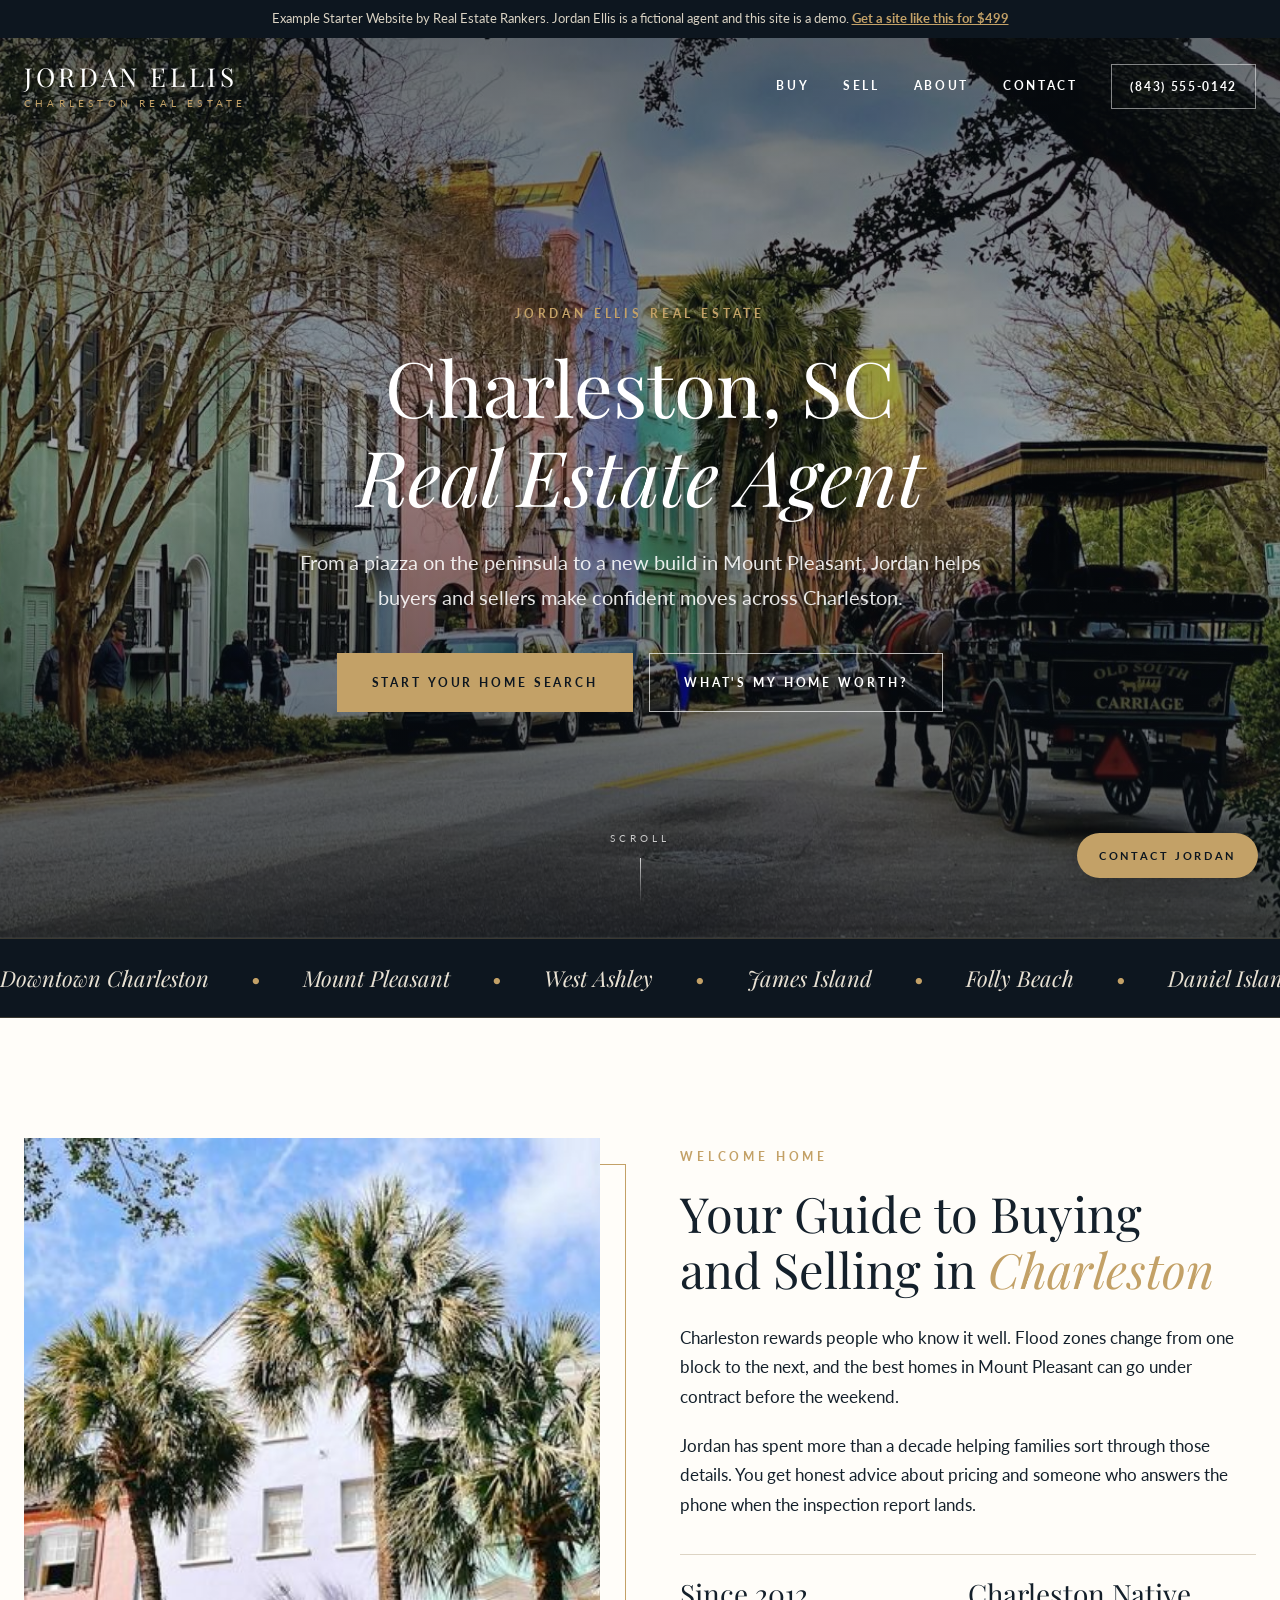
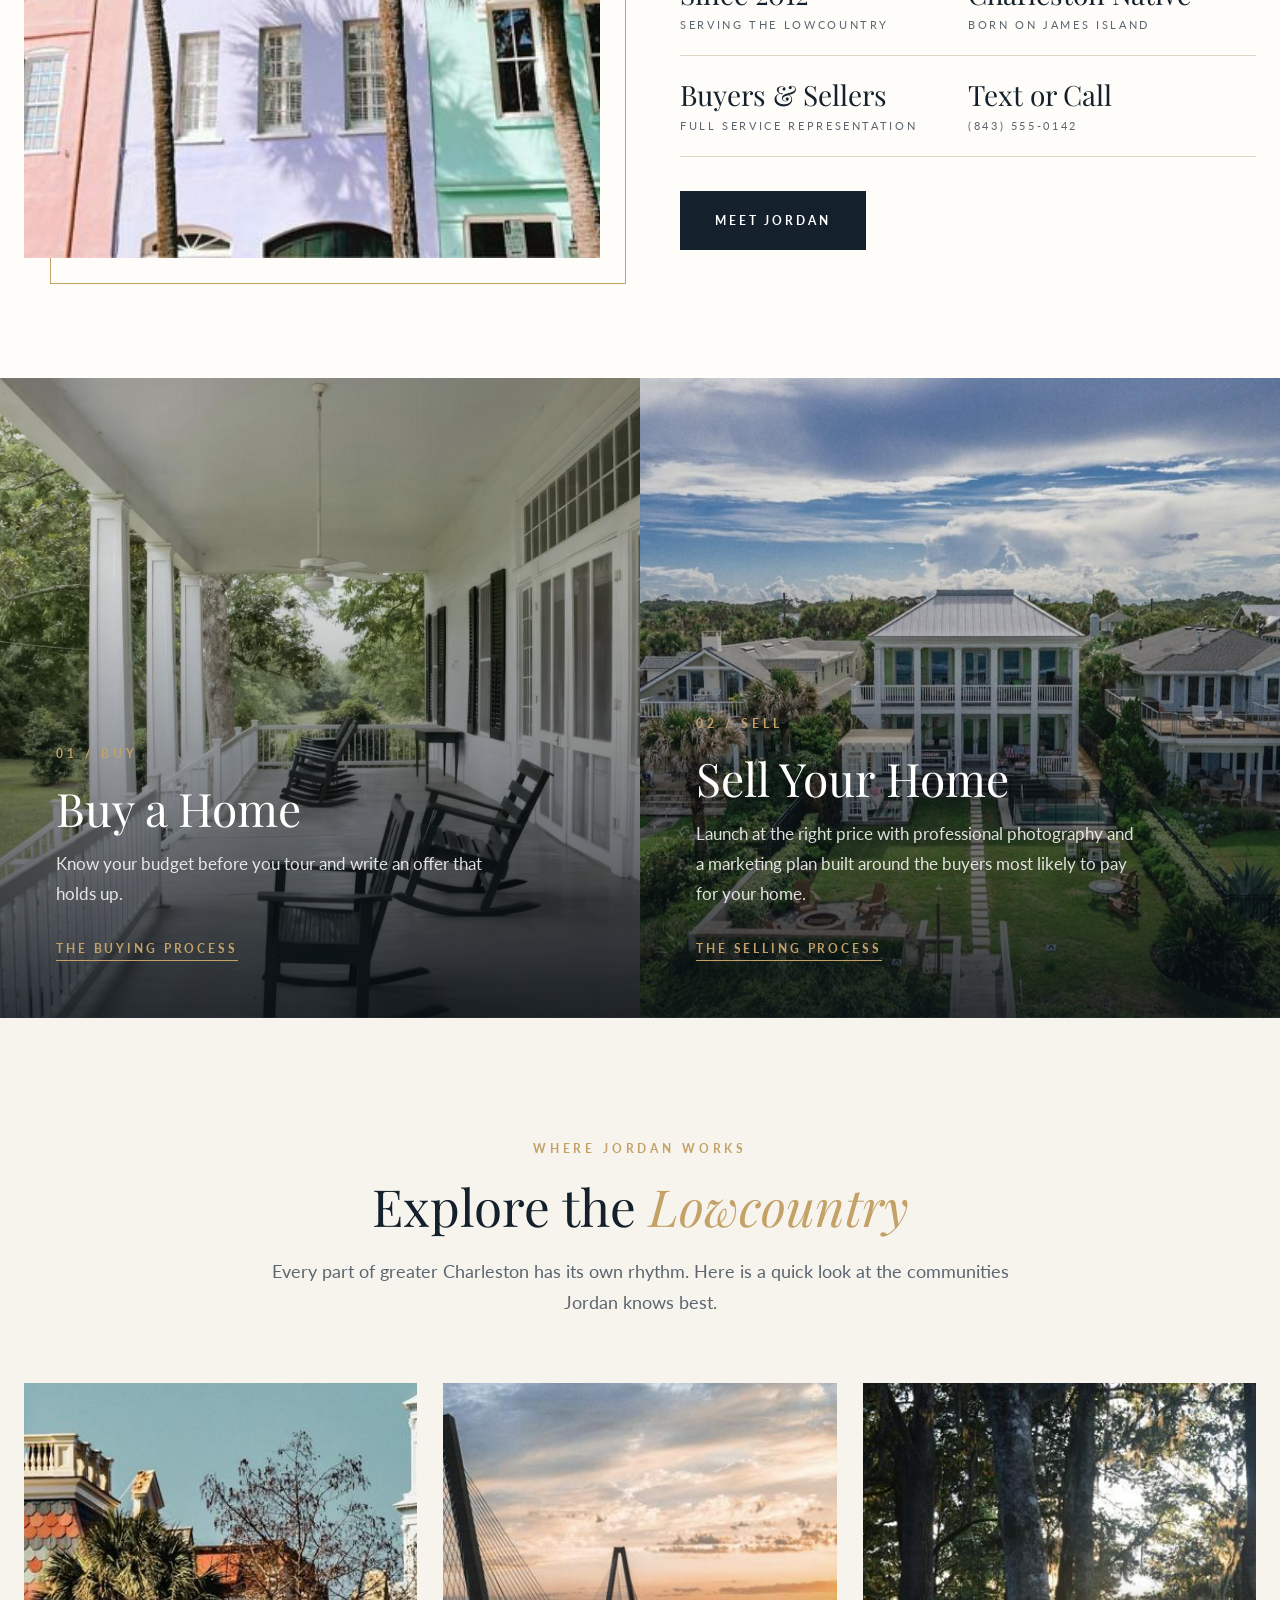
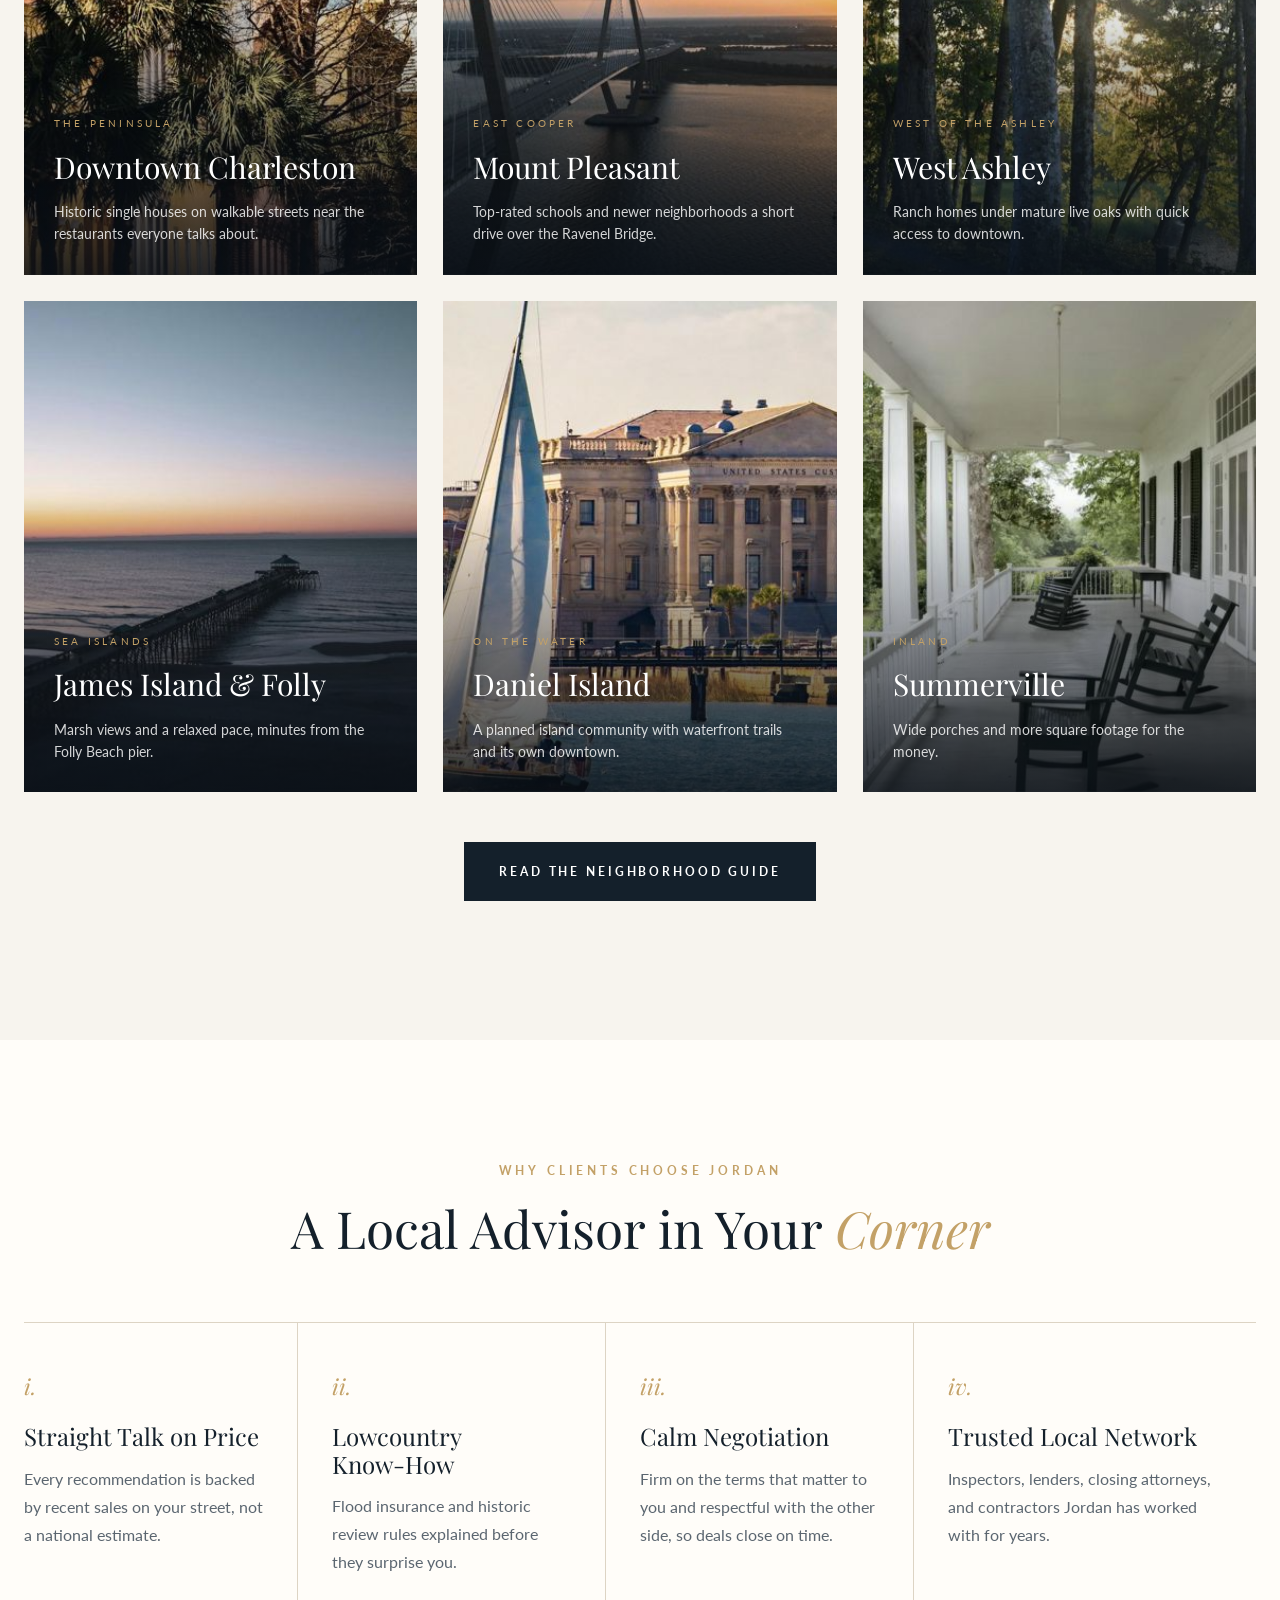
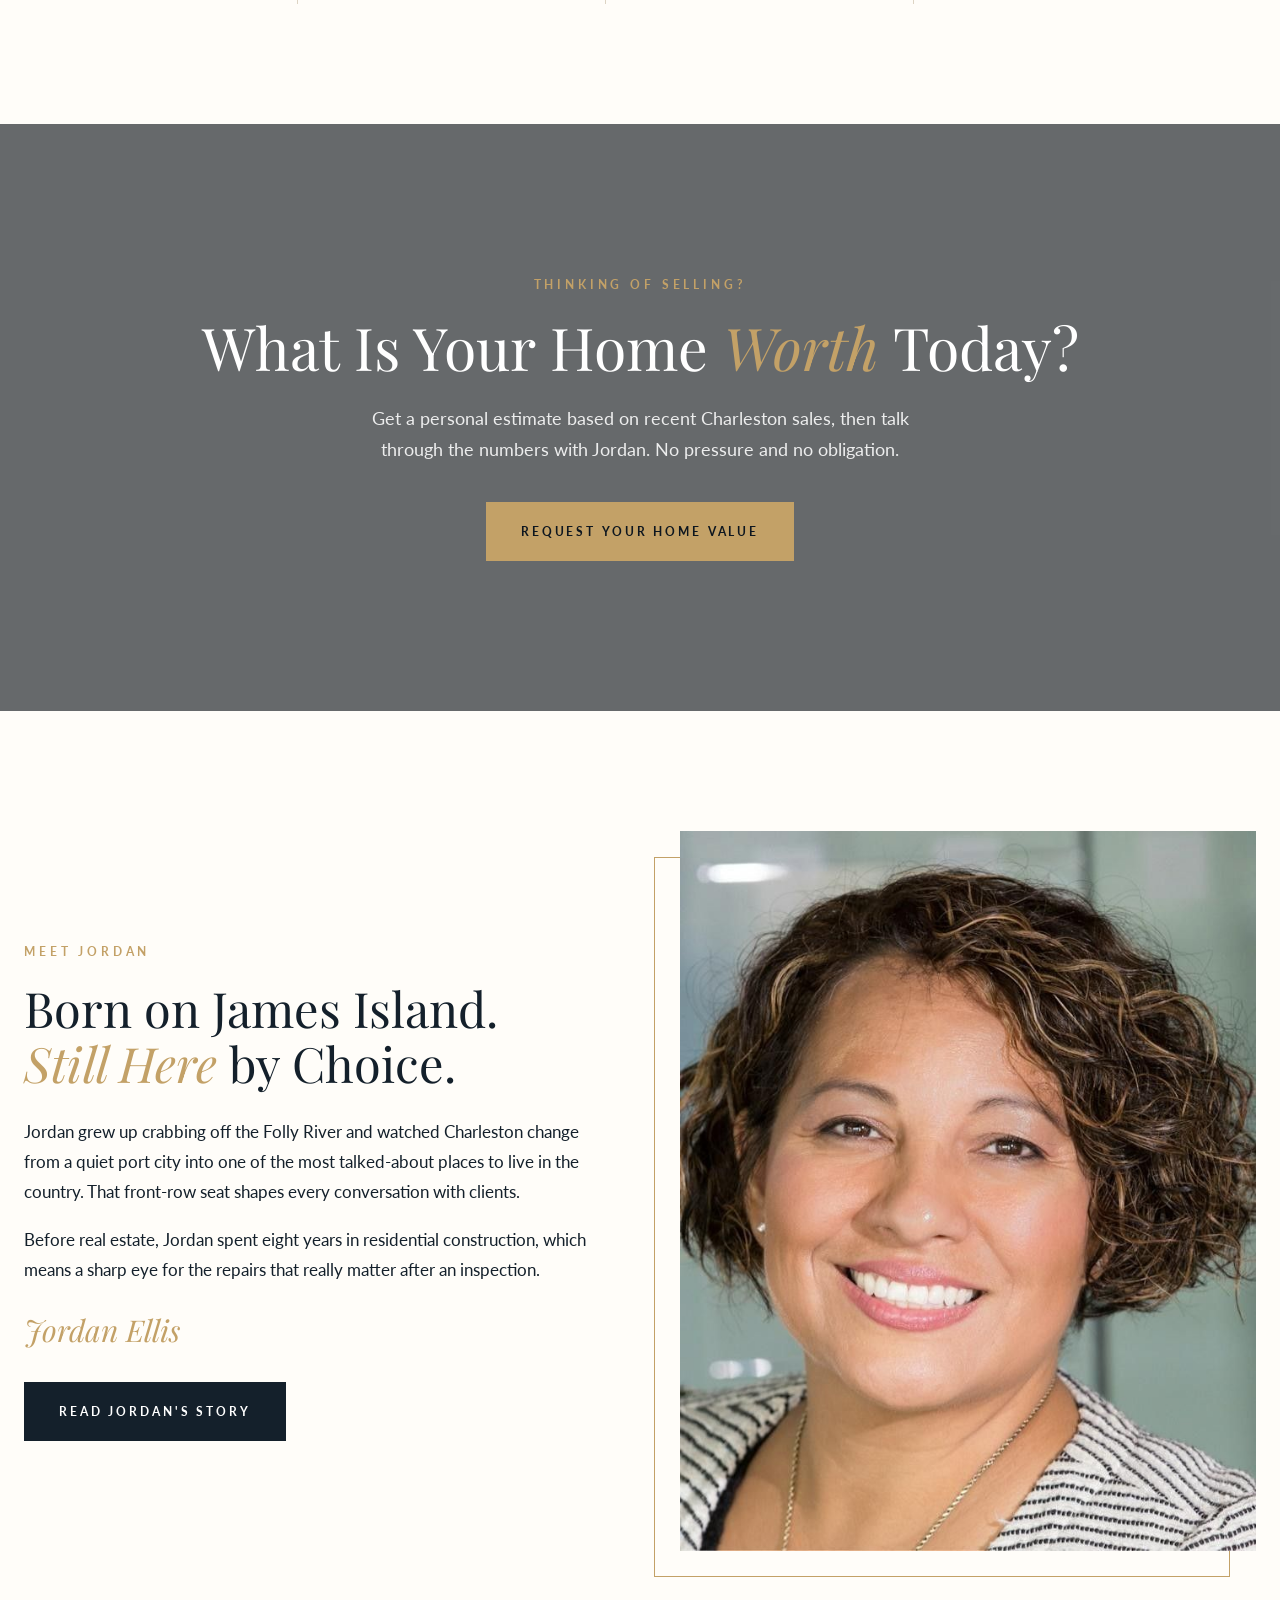
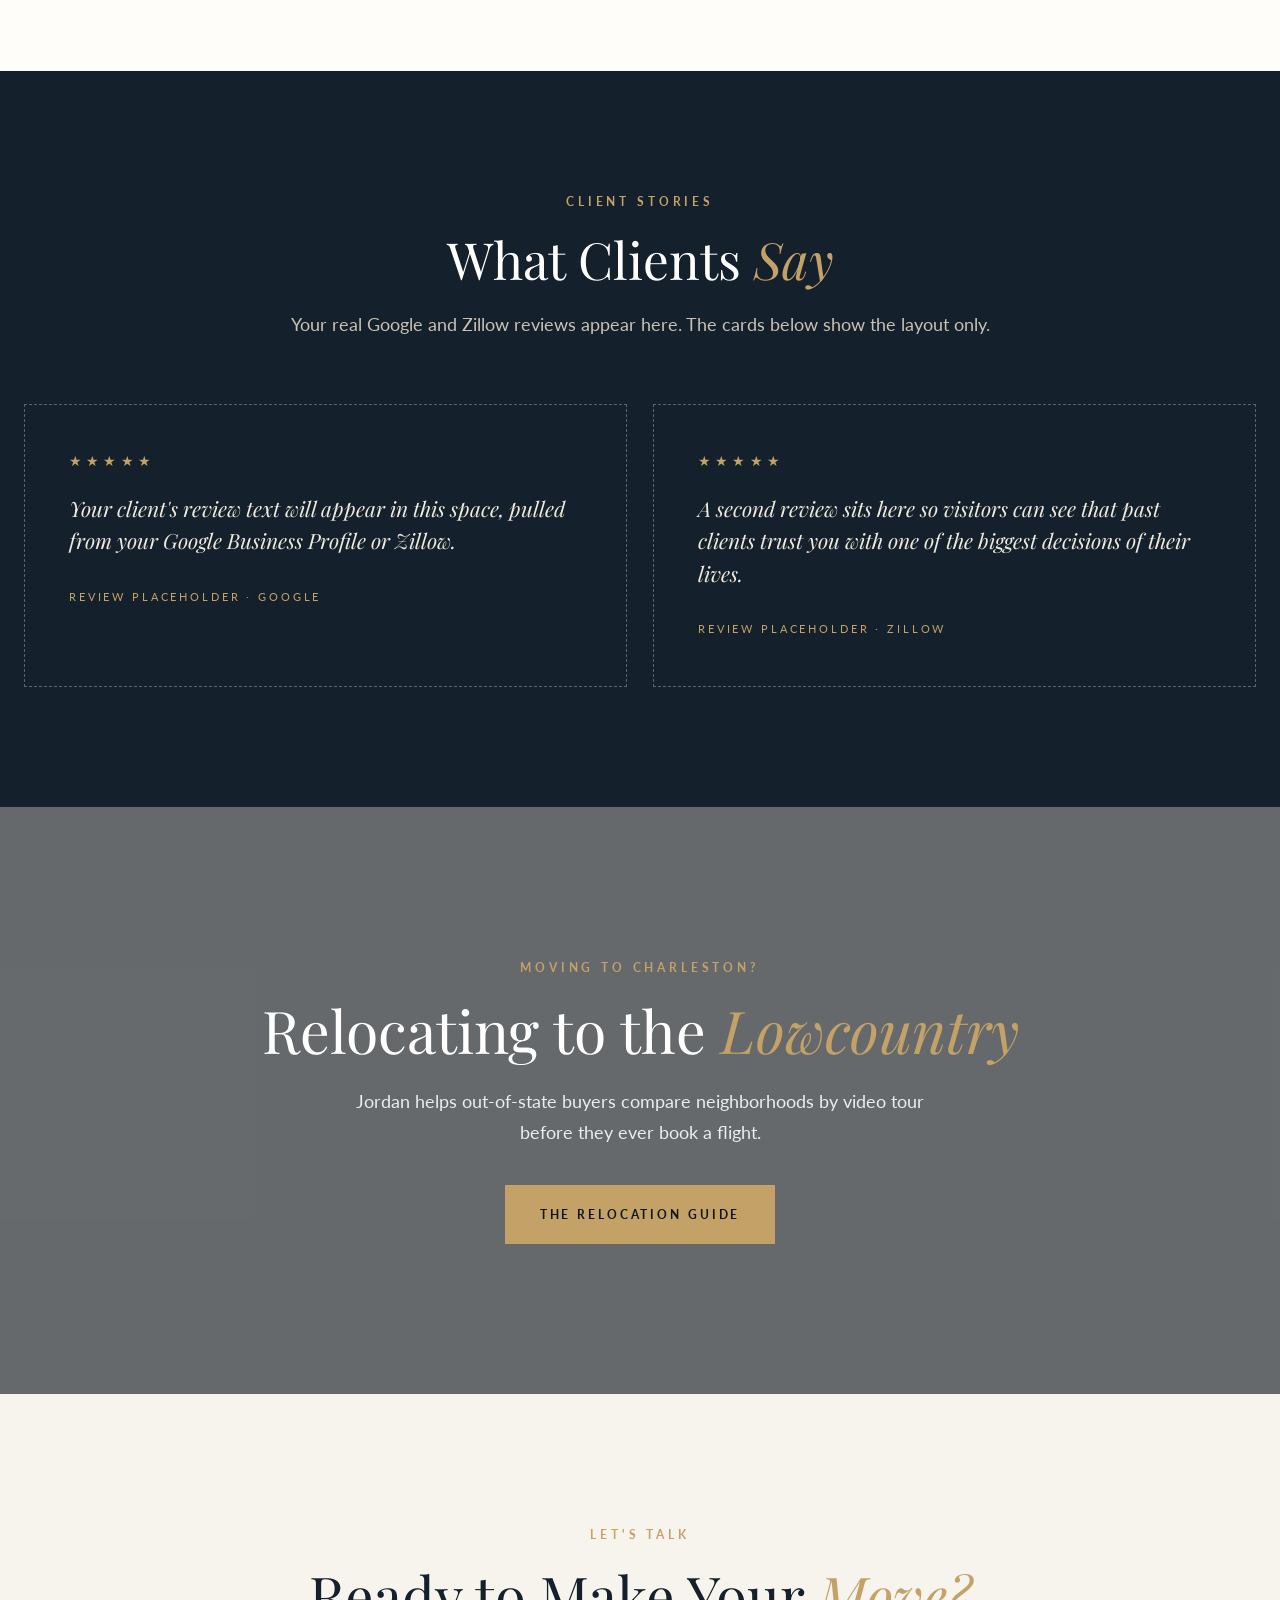
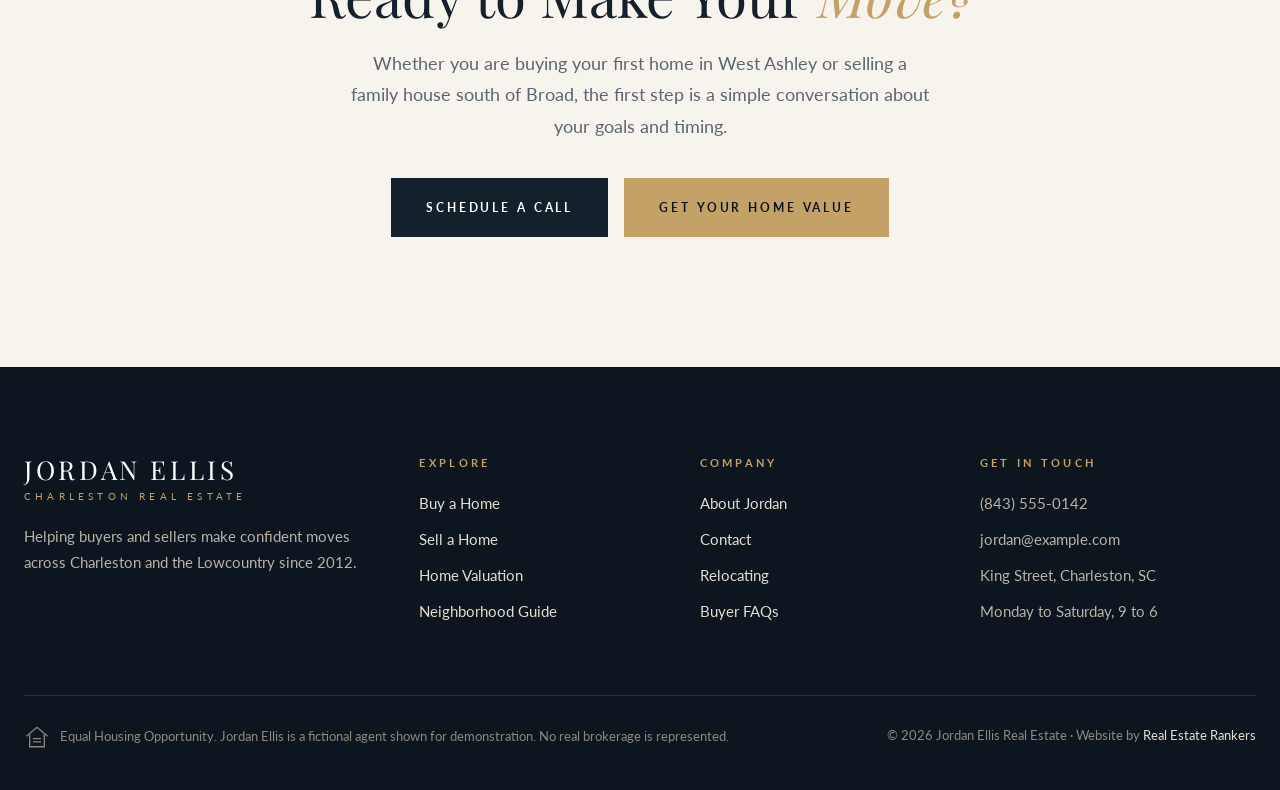
<file: index.html>
<!doctype html><html lang="en"><head><meta charset="utf-8"><meta name="viewport" content="width=device-width, initial-scale=1, viewport-fit=cover"><title>Jordan Ellis | Charleston Real Estate</title><meta name="description" content="Demo Starter website by Real Estate Rankers for a fictional Charleston agent."><meta name="robots" content="noindex, nofollow"><link rel="preconnect" href="https://fonts.googleapis.com"><link rel="preconnect" href="https://fonts.gstatic.com" crossorigin><link rel="stylesheet" href="https://fonts.googleapis.com/css2?family=Lato:wght@400;700&family=Playfair+Display:ital,wght@0,400;0,500;1,400&display=swap"><link rel="stylesheet" href="styles.css"></head><body>
<div class="demo">Example Starter Website by Real Estate Rankers. Jordan Ellis is a fictional agent and this site is a demo. <a href="https://realestaterankers.com/real-estate-web-design/starter/">Get a site like this for $499</a></div>
<header class="site-head" id="top"><div class="wrap"><a class="logo" href="index.html"><b>JORDAN ELLIS</b><small>Charleston Real Estate</small></a>
<nav class="nav" aria-label="Main"><a href="buyers.html">Buy</a><a href="sellers.html">Sell</a><a href="about.html">About</a><a href="contact.html">Contact</a><a class="phone" href="contact.html">(843) 555-0142</a></nav>
<button class="menu-btn" type="button" aria-controls="drawer" aria-expanded="false">Menu</button></div></header>
<div class="drawer" id="drawer" hidden><button class="close" type="button">Close</button><a href="index.html">Home</a><a href="buyers.html">Buy</a><a href="sellers.html">Sell</a><a href="about.html">About</a><a href="contact.html">Contact</a><p>(843) 555-0142<br>jordan@example.com</p></div><main>
<section class="hero" style="background-image:url(img/rainbow-row.jpg)"><div class="wrap">
<span class="eyebrow">Jordan Ellis Real Estate</span>
<h1>Charleston, SC <em>Real Estate Agent</em></h1>
<p class="lede">From a piazza on the peninsula to a new build in Mount Pleasant, Jordan helps buyers and sellers make confident moves across Charleston.</p>
<div class="ctas"><a class="btn" href="buyers.html">Start Your Home Search</a><a class="btn ghost" href="sellers.html#valuation">What's My Home Worth?</a></div>
</div><span class="scroll-cue">Scroll</span></section>

<div class="marquee" aria-hidden="true"><div class="track"><span>Downtown Charleston</span><span>Mount Pleasant</span><span>West Ashley</span><span>James Island</span><span>Folly Beach</span><span>Daniel Island</span><span>Johns Island</span><span>Summerville</span><span>Sullivan's Island</span><span>Isle of Palms</span><span>North Charleston</span><span>Kiawah Island</span><span>Downtown Charleston</span><span>Mount Pleasant</span><span>West Ashley</span><span>James Island</span><span>Folly Beach</span><span>Daniel Island</span><span>Johns Island</span><span>Summerville</span><span>Sullivan's Island</span><span>Isle of Palms</span><span>North Charleston</span><span>Kiawah Island</span></div></div>

<section><div class="wrap split">
<div class="photo"><img src="img/sm-palms.jpg" alt="Palmetto trees in front of pastel Charleston row houses"></div>
<div><span class="eyebrow">Welcome Home</span><h2>Your Guide to Buying and Selling in <em>Charleston</em></h2>
<p>Charleston rewards people who know it well. Flood zones change from one block to the next, and the best homes in Mount Pleasant can go under contract before the weekend.</p>
<p>Jordan has spent more than a decade helping families sort through those details. You get honest advice about pricing and someone who answers the phone when the inspection report lands.</p>
<div class="facts"><div><b>Since 2012</b><span>Serving the Lowcountry</span></div><div><b>Charleston Native</b><span>Born on James Island</span></div><div><b>Buyers &amp; Sellers</b><span>Full service representation</span></div><div><b>Text or Call</b><span>(843) 555-0142</span></div></div>
<a class="btn dark" href="about.html">Meet Jordan</a></div>
</div></section>

<div class="panels">
<a class="panel" href="buyers.html" style="background-image:url(img/porch.jpg)"><div class="in"><span class="eyebrow">01 / Buy</span><h3>Buy a Home</h3><p>Know your budget before you tour and write an offer that holds up.</p><span class="textlink">The Buying Process</span></div></a>
<a class="panel" href="sellers.html" style="background-image:url(img/coastal-home.jpg)"><div class="in"><span class="eyebrow">02 / Sell</span><h3>Sell Your Home</h3><p>Launch at the right price with professional photography and a marketing plan built around the buyers most likely to pay for your home.</p><span class="textlink">The Selling Process</span></div></a>
</div>

<section class="bg-ivory" id="neighborhoods"><div class="wrap">
<div class="sec-head"><span class="eyebrow">Where Jordan Works</span><h2>Explore the <em>Lowcountry</em></h2><p>Every part of greater Charleston has its own rhythm. Here is a quick look at the communities Jordan knows best.</p></div>
<div class="hoods"><a class="hood" href="buyers.html#neighborhoods"><img src="img/sm-steeple.jpg" alt="Downtown Charleston, Charleston area" loading="lazy"><div class="cap"><small>The Peninsula</small><b>Downtown Charleston</b><span>Historic single houses on walkable streets near the restaurants everyone talks about.</span></div></a><a class="hood" href="buyers.html#neighborhoods"><img src="img/sm-bridge.jpg" alt="Mount Pleasant, Charleston area" loading="lazy"><div class="cap"><small>East Cooper</small><b>Mount Pleasant</b><span>Top-rated schools and newer neighborhoods a short drive over the Ravenel Bridge.</span></div></a><a class="hood" href="buyers.html#neighborhoods"><img src="img/sm-oaks.jpg" alt="West Ashley, Charleston area" loading="lazy"><div class="cap"><small>West of the Ashley</small><b>West Ashley</b><span>Ranch homes under mature live oaks with quick access to downtown.</span></div></a><a class="hood" href="buyers.html#neighborhoods"><img src="img/sm-pier.jpg" alt="James Island &amp; Folly, Charleston area" loading="lazy"><div class="cap"><small>Sea Islands</small><b>James Island &amp; Folly</b><span>Marsh views and a relaxed pace, minutes from the Folly Beach pier.</span></div></a><a class="hood" href="buyers.html#neighborhoods"><img src="img/sm-harbor.jpg" alt="Daniel Island, Charleston area" loading="lazy"><div class="cap"><small>On the Water</small><b>Daniel Island</b><span>A planned island community with waterfront trails and its own downtown.</span></div></a><a class="hood" href="buyers.html#neighborhoods"><img src="img/sm-porch.jpg" alt="Summerville, Charleston area" loading="lazy"><div class="cap"><small>Inland</small><b>Summerville</b><span>Wide porches and more square footage for the money.</span></div></a></div>
<p style="text-align:center;margin-top:50px"><a class="btn dark" href="buyers.html#neighborhoods">Read the Neighborhood Guide</a></p>
</div></section>

<section><div class="wrap">
<div class="sec-head"><span class="eyebrow">Why Clients Choose Jordan</span><h2>A Local Advisor in Your <em>Corner</em></h2></div>
<div class="pillars">
<div class="pillar"><span class="num">i.</span><h3>Straight Talk on Price</h3><p>Every recommendation is backed by recent sales on your street, not a national estimate.</p></div>
<div class="pillar"><span class="num">ii.</span><h3>Lowcountry Know-How</h3><p>Flood insurance and historic review rules explained before they surprise you.</p></div>
<div class="pillar"><span class="num">iii.</span><h3>Calm Negotiation</h3><p>Firm on the terms that matter to you and respectful with the other side, so deals close on time.</p></div>
<div class="pillar"><span class="num">iv.</span><h3>Trusted Local Network</h3><p>Inspectors, lenders, closing attorneys, and contractors Jordan has worked with for years.</p></div>
</div></div></section>

<section class="band" style="background-image:url(img/living.jpg)"><div class="wrap">
<span class="eyebrow">Thinking of Selling?</span><h2>What Is Your Home <em>Worth</em> Today?</h2>
<p>Get a personal estimate based on recent Charleston sales, then talk through the numbers with Jordan. No pressure and no obligation.</p>
<a class="btn" href="sellers.html#valuation">Request Your Home Value</a></div></section>

<section><div class="wrap split flip">
<div class="photo"><img src="img/jordan.jpg" alt="Portrait of Jordan Ellis, fictional Charleston real estate agent"></div>
<div><span class="eyebrow">Meet Jordan</span><h2>Born on James Island. <em>Still Here</em> by Choice.</h2>
<p>Jordan grew up crabbing off the Folly River and watched Charleston change from a quiet port city into one of the most talked-about places to live in the country. That front-row seat shapes every conversation with clients.</p>
<p>Before real estate, Jordan spent eight years in residential construction, which means a sharp eye for the repairs that really matter after an inspection.</p>
<p class="sig">Jordan Ellis</p>
<a class="btn dark" href="about.html">Read Jordan's Story</a></div>
</div></section>

<section class="bg-dark"><div class="wrap">
<div class="sec-head"><span class="eyebrow">Client Stories</span><h2>What Clients <em>Say</em></h2><p>Your real Google and Zillow reviews appear here. The cards below show the layout only.</p></div>
<div class="reviews">
<div class="review"><div class="stars">&#9733;&#9733;&#9733;&#9733;&#9733;</div><p>Your client's review text will appear in this space, pulled from your Google Business Profile or Zillow.</p><small>Review placeholder &middot; Google</small></div>
<div class="review"><div class="stars">&#9733;&#9733;&#9733;&#9733;&#9733;</div><p>A second review sits here so visitors can see that past clients trust you with one of the biggest decisions of their lives.</p><small>Review placeholder &middot; Zillow</small></div>
</div></div></section>

<section class="band" id="relocating" style="background-image:url(img/bridge.jpg)"><div class="wrap">
<span class="eyebrow">Moving to Charleston?</span><h2>Relocating to the <em>Lowcountry</em></h2>
<p>Jordan helps out-of-state buyers compare neighborhoods by video tour before they ever book a flight.</p>
<a class="btn" href="buyers.html#relocating">The Relocation Guide</a></div></section>
<section class="cta-final"><div class="wrap"><span class="eyebrow">Let's Talk</span><h2>Ready to Make Your <em>Move?</em></h2><p>Whether you are buying your first home in West Ashley or selling a family house south of Broad, the first step is a simple conversation about your goals and timing.</p>
<div class="ctas"><a class="btn dark" href="contact.html">Schedule a Call</a><a class="btn" href="sellers.html#valuation">Get Your Home Value</a></div></div></section></main><footer><div class="wrap"><div class="fgrid4">
<div><a class="logo" href="index.html"><b>JORDAN ELLIS</b><small>Charleston Real Estate</small></a>
<p>Helping buyers and sellers make confident moves across Charleston and the Lowcountry since 2012.</p></div>
<div><h4>Explore</h4><ul><li><a href="buyers.html">Buy a Home</a></li><li><a href="sellers.html">Sell a Home</a></li><li><a href="sellers.html#valuation">Home Valuation</a></li><li><a href="buyers.html#neighborhoods">Neighborhood Guide</a></li></ul></div>
<div><h4>Company</h4><ul><li><a href="about.html">About Jordan</a></li><li><a href="contact.html">Contact</a></li><li><a href="buyers.html#relocating">Relocating</a></li><li><a href="buyers.html#faq">Buyer FAQs</a></li></ul></div>
<div><h4>Get in Touch</h4><ul><li>(843) 555-0142</li><li>jordan@example.com</li><li>King Street, Charleston, SC</li><li>Monday to Saturday, 9 to 6</li></ul></div>
</div>
<div class="legal"><span class="eho"><svg viewBox="0 0 32 32" fill="none" stroke="currentColor" stroke-width="1.6"><path d="M3 15 16 4l13 11"/><path d="M7 13v15h18V13"/><path d="M11 18h10M11 22h10"/></svg> Equal Housing Opportunity. Jordan Ellis is a fictional agent shown for demonstration. No real brokerage is represented.</span><span>&copy; 2026 Jordan Ellis Real Estate &middot; Website by <a href="https://realestaterankers.com/">Real Estate Rankers</a></span></div>
</div></footer>
<a class="float-cta" href="contact.html">Contact Jordan</a><script>
(function(){
  var h=document.querySelector('.site-head'),d=document.getElementById('drawer'),b=document.querySelector('.menu-btn');
  function onS(){ if(window.scrollY>90){h.classList.add('solid')}else{h.classList.remove('solid')} }
  window.addEventListener('scroll',onS,{passive:true});onS();
  b.addEventListener('click',function(){d.hidden=false;b.setAttribute('aria-expanded','true')});
  d.querySelector('.close').addEventListener('click',function(){d.hidden=true;b.setAttribute('aria-expanded','false')});
  document.querySelectorAll('form[data-demo]').forEach(function(f){
    f.addEventListener('submit',function(e){e.preventDefault();var n=f.querySelector('.formnote');if(n){n.hidden=false;n.scrollIntoView({block:'nearest',behavior:'smooth'})}});
  });
})();
</script>
</body></html>
</file>
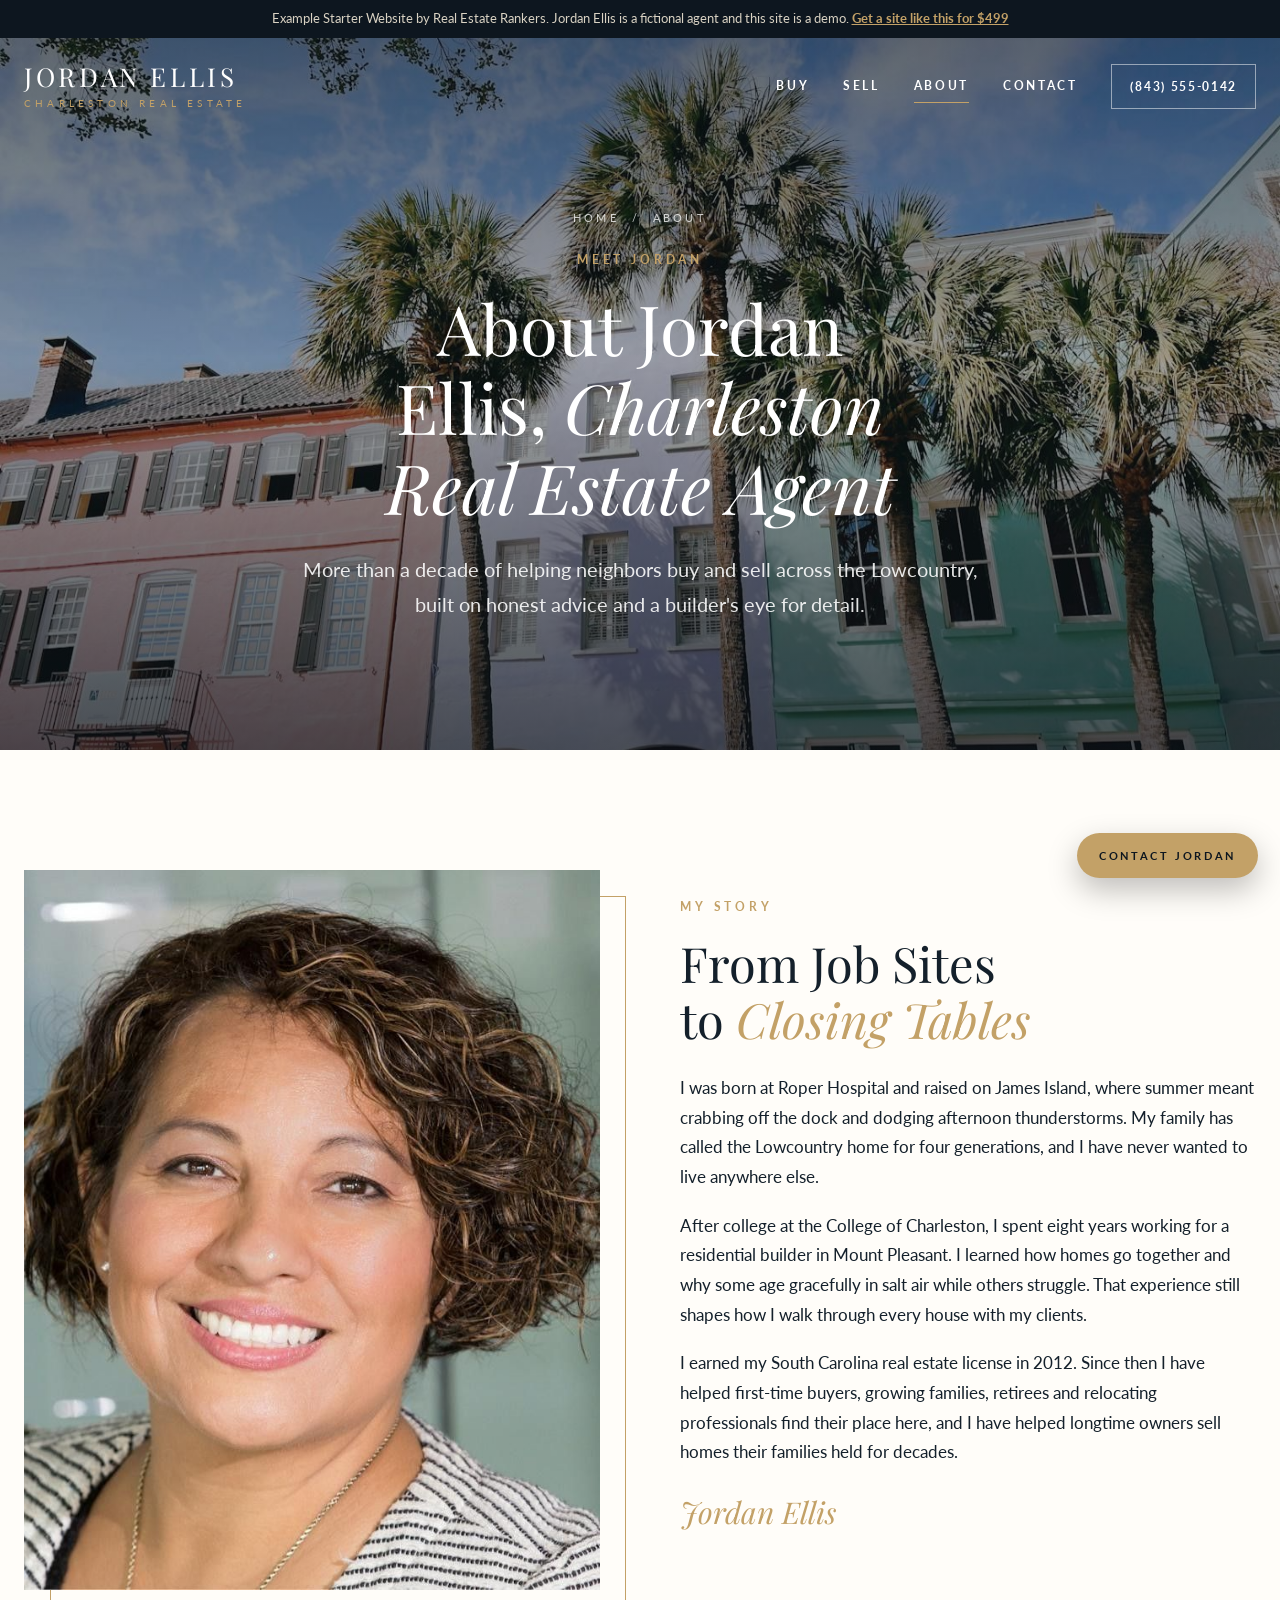
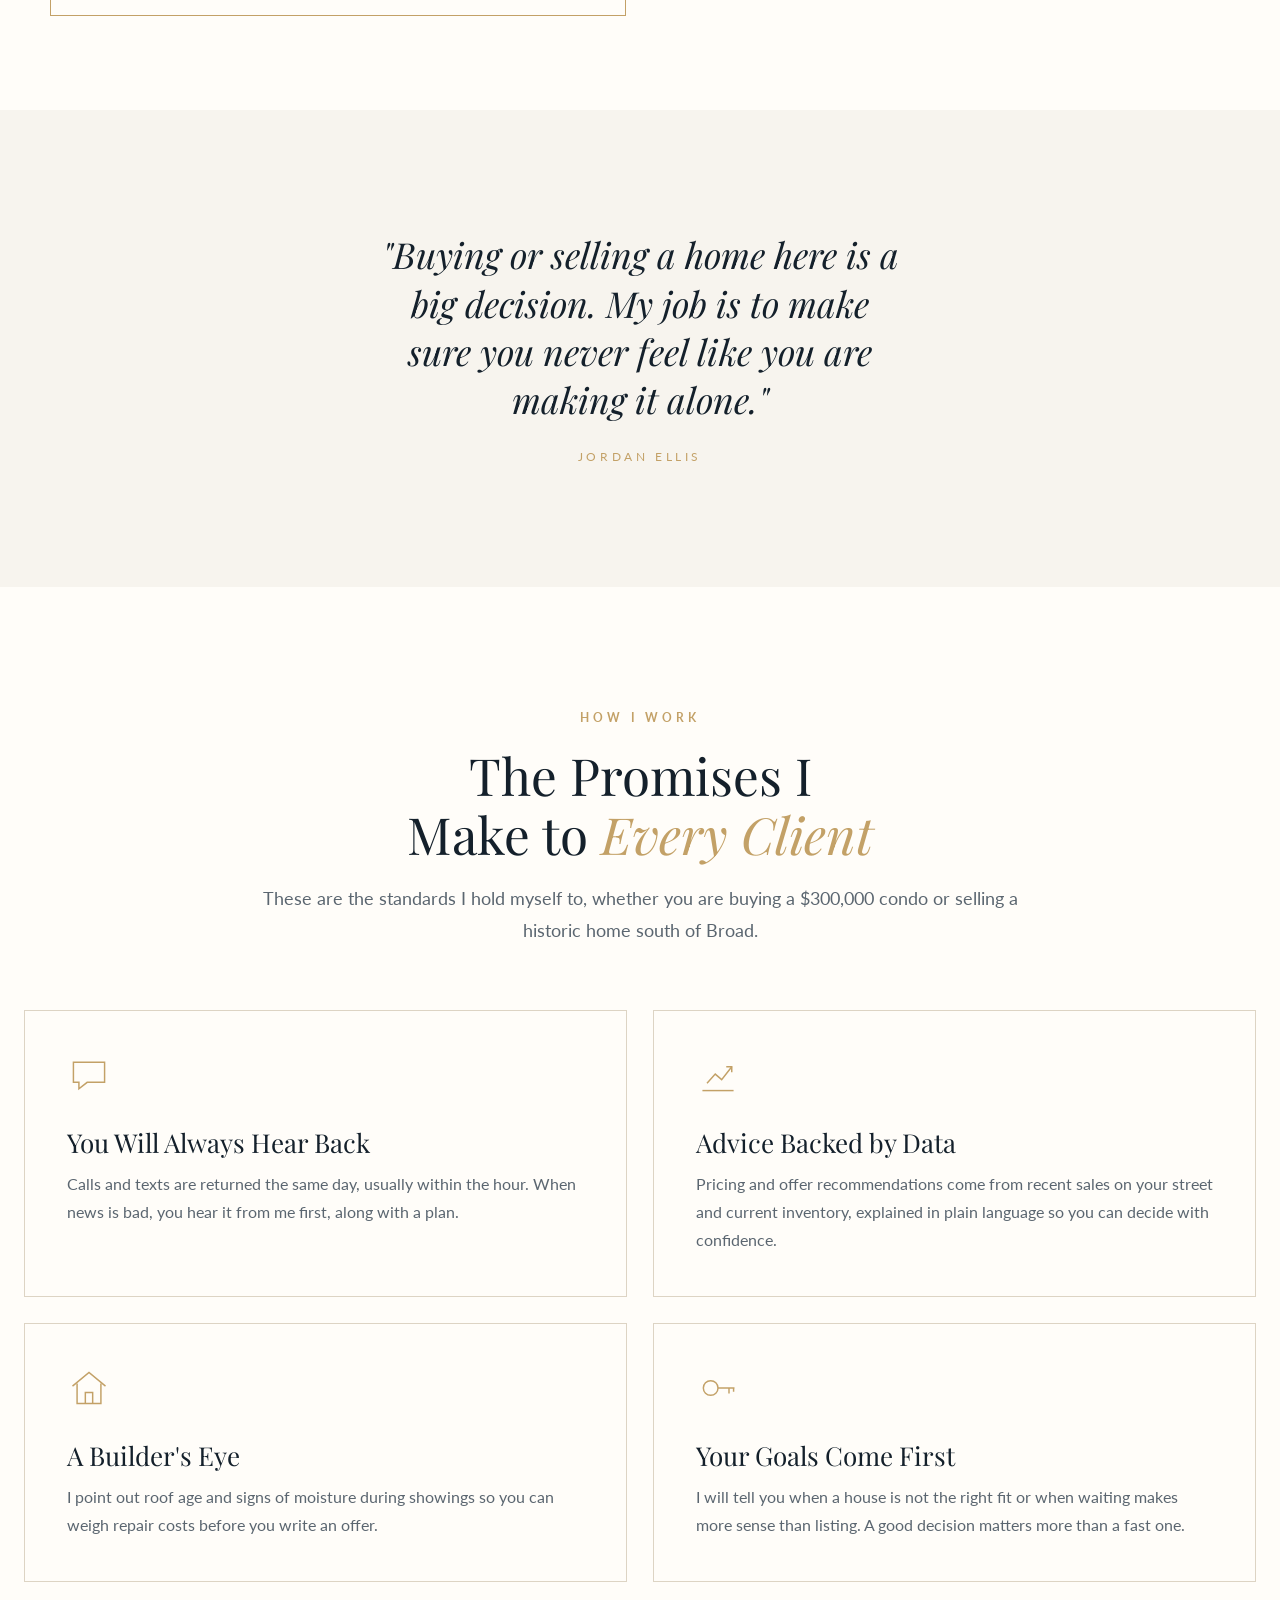
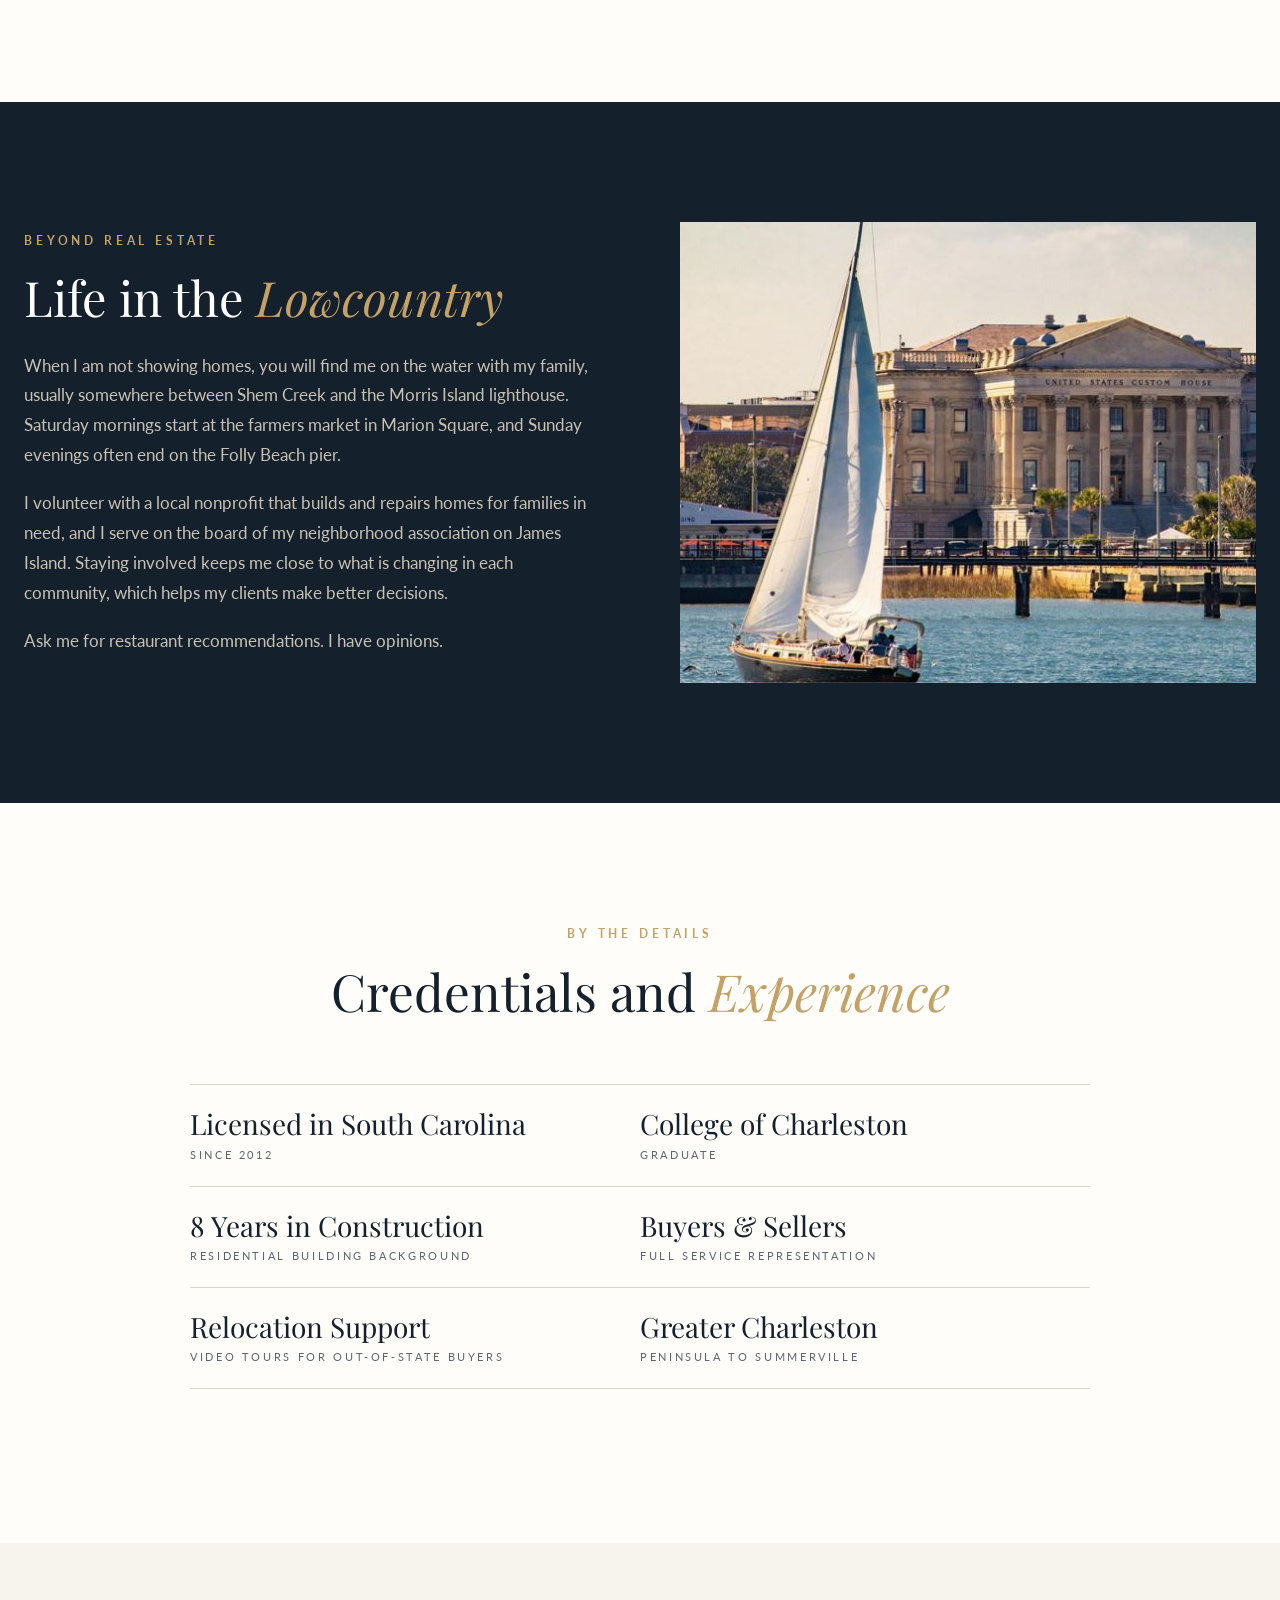
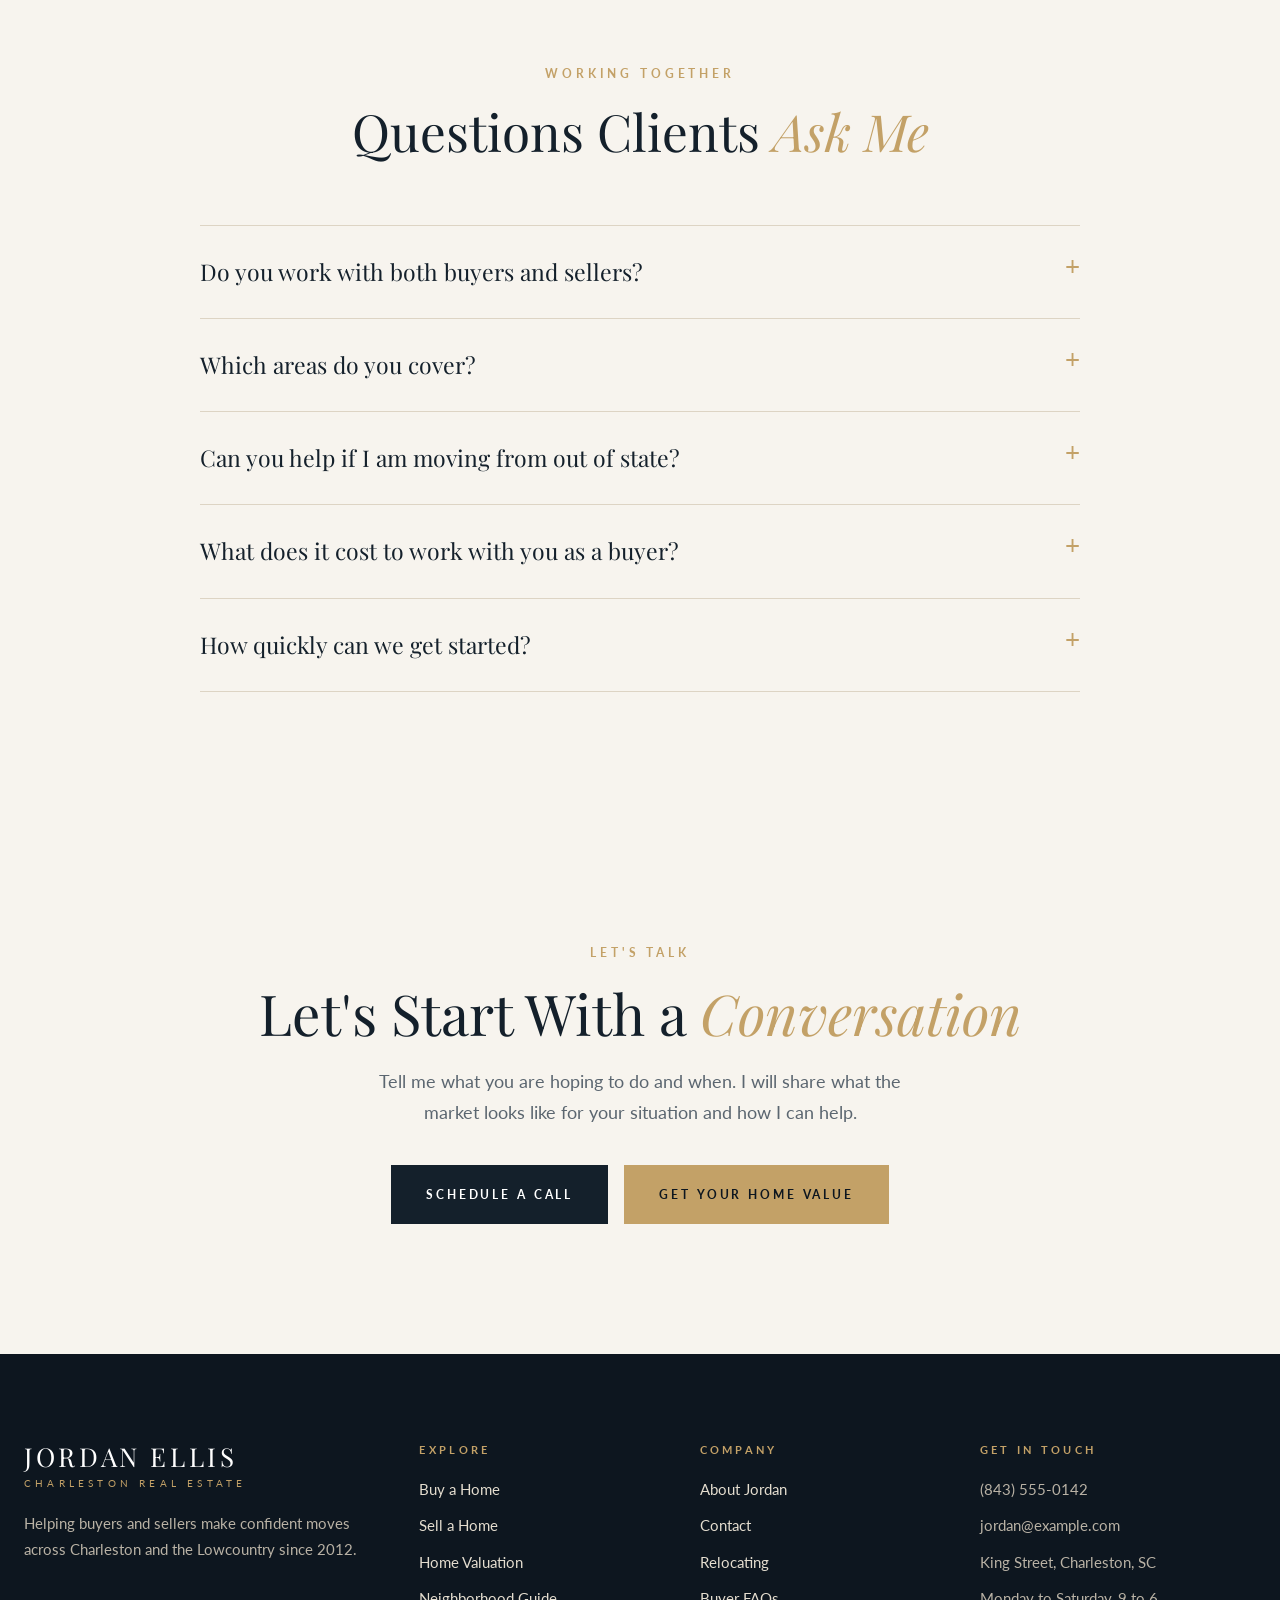
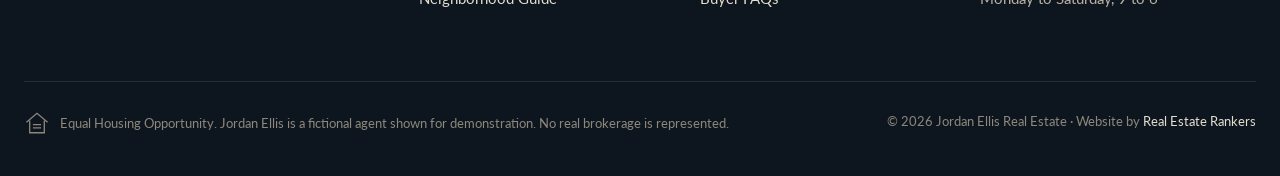
<file: about.html>
<!doctype html><html lang="en"><head><meta charset="utf-8"><meta name="viewport" content="width=device-width, initial-scale=1, viewport-fit=cover"><title>About Jordan Ellis | Charleston Real Estate Agent</title><meta name="description" content="Meet Jordan Ellis, a fictional Charleston real estate agent on a Real Estate Rankers demo site."><meta name="robots" content="noindex, nofollow"><link rel="preconnect" href="https://fonts.googleapis.com"><link rel="preconnect" href="https://fonts.gstatic.com" crossorigin><link rel="stylesheet" href="https://fonts.googleapis.com/css2?family=Lato:wght@400;700&family=Playfair+Display:ital,wght@0,400;0,500;1,400&display=swap"><link rel="stylesheet" href="styles.css"></head><body>
<div class="demo">Example Starter Website by Real Estate Rankers. Jordan Ellis is a fictional agent and this site is a demo. <a href="https://realestaterankers.com/real-estate-web-design/starter/">Get a site like this for $499</a></div>
<header class="site-head" id="top"><div class="wrap"><a class="logo" href="index.html"><b>JORDAN ELLIS</b><small>Charleston Real Estate</small></a>
<nav class="nav" aria-label="Main"><a href="buyers.html">Buy</a><a href="sellers.html">Sell</a><a href="about.html" aria-current=page>About</a><a href="contact.html">Contact</a><a class="phone" href="contact.html">(843) 555-0142</a></nav>
<button class="menu-btn" type="button" aria-controls="drawer" aria-expanded="false">Menu</button></div></header>
<div class="drawer" id="drawer" hidden><button class="close" type="button">Close</button><a href="index.html">Home</a><a href="buyers.html">Buy</a><a href="sellers.html">Sell</a><a href="about.html">About</a><a href="contact.html">Contact</a><p>(843) 555-0142<br>jordan@example.com</p></div><main>
<section class="hero inner" style="background-image:url(img/palms.jpg)"><div class="wrap">
<div class="crumbs"><a href="index.html">Home</a> &nbsp;/&nbsp; About</div>
<span class="eyebrow">Meet Jordan</span><h1>About Jordan Ellis, <em>Charleston Real Estate Agent</em></h1>
<p class="lede">More than a decade of helping neighbors buy and sell across the Lowcountry, built on honest advice and a builder's eye for detail.</p>
</div></section>

<section><div class="wrap split">
<div class="photo"><img src="img/jordan.jpg" alt="Portrait of Jordan Ellis"></div>
<div><span class="eyebrow">My Story</span><h2>From Job Sites to <em>Closing Tables</em></h2>
<p>I was born at Roper Hospital and raised on James Island, where summer meant crabbing off the dock and dodging afternoon thunderstorms. My family has called the Lowcountry home for four generations, and I have never wanted to live anywhere else.</p>
<p>After college at the College of Charleston, I spent eight years working for a residential builder in Mount Pleasant. I learned how homes go together and why some age gracefully in salt air while others struggle. That experience still shapes how I walk through every house with my clients.</p>
<p>I earned my South Carolina real estate license in 2012. Since then I have helped first-time buyers, growing families, retirees and relocating professionals find their place here, and I have helped longtime owners sell homes their families held for decades.</p>
<p class="sig">Jordan Ellis</p></div>
</div></section>

<section class="bg-ivory"><div class="narrow"><p class="quote">"Buying or selling a home here is a big decision. My job is to make sure you never feel like you are making it alone."</p><cite>Jordan Ellis</cite></div></section>

<section><div class="wrap">
<div class="sec-head"><span class="eyebrow">How I Work</span><h2>The Promises I Make to <em>Every Client</em></h2><p>These are the standards I hold myself to, whether you are buying a $300,000 condo or selling a historic home south of Broad.</p></div>
<div class="tiles">
<div class="tile"><svg class="ic" viewBox="0 0 48 48" fill="none" stroke="currentColor" stroke-width="1.6"><path d="M7 10h34v22H22l-9 7v-7H7z"/></svg><h3>You Will Always Hear Back</h3><p>Calls and texts are returned the same day, usually within the hour. When news is bad, you hear it from me first, along with a plan.</p></div>
<div class="tile"><svg class="ic" viewBox="0 0 48 48" fill="none" stroke="currentColor" stroke-width="1.6"><path d="M7 41h34"/><path d="M12 33l9-10 7 6 11-14"/><path d="M33 15h6v6"/></svg><h3>Advice Backed by Data</h3><p>Pricing and offer recommendations come from recent sales on your street and current inventory, explained in plain language so you can decide with confidence.</p></div>
<div class="tile"><svg class="ic" viewBox="0 0 48 48" fill="none" stroke="currentColor" stroke-width="1.6"><path d="M6 22 24 7l18 15"/><path d="M11 19v22h26V19"/><path d="M20 41V29h8v12"/></svg><h3>A Builder's Eye</h3><p>I point out roof age and signs of moisture during showings so you can weigh repair costs before you write an offer.</p></div>
<div class="tile"><svg class="ic" viewBox="0 0 48 48" fill="none" stroke="currentColor" stroke-width="1.6"><circle cx="16" cy="24" r="8"/><path d="M24 24h18M36 24v6M41 24v4"/></svg><h3>Your Goals Come First</h3><p>I will tell you when a house is not the right fit or when waiting makes more sense than listing. A good decision matters more than a fast one.</p></div>
</div></div></section>

<section class="bg-dark"><div class="wrap split flip">
<div class="photo wide"><img src="img/sm-harbor.jpg" alt="Sailboat in Charleston Harbor"></div>
<div><span class="eyebrow">Beyond Real Estate</span><h2>Life in the <em>Lowcountry</em></h2>
<p>When I am not showing homes, you will find me on the water with my family, usually somewhere between Shem Creek and the Morris Island lighthouse. Saturday mornings start at the farmers market in Marion Square, and Sunday evenings often end on the Folly Beach pier.</p>
<p>I volunteer with a local nonprofit that builds and repairs homes for families in need, and I serve on the board of my neighborhood association on James Island. Staying involved keeps me close to what is changing in each community, which helps my clients make better decisions.</p>
<p>Ask me for restaurant recommendations. I have opinions.</p></div>
</div></section>

<section><div class="wrap">
<div class="sec-head"><span class="eyebrow">By the Details</span><h2>Credentials and <em>Experience</em></h2></div>
<div class="facts" style="max-width:900px;margin-inline:auto">
<div><b>Licensed in South Carolina</b><span>Since 2012</span></div><div><b>College of Charleston</b><span>Graduate</span></div>
<div><b>8 Years in Construction</b><span>Residential building background</span></div><div><b>Buyers &amp; Sellers</b><span>Full service representation</span></div>
<div><b>Relocation Support</b><span>Video tours for out-of-state buyers</span></div><div><b>Greater Charleston</b><span>Peninsula to Summerville</span></div>
</div></div></section>

<section class="bg-ivory"><div class="wrap">
<div class="sec-head"><span class="eyebrow">Working Together</span><h2>Questions Clients <em>Ask Me</em></h2></div>
<div class="faq">
<details><summary>Do you work with both buyers and sellers?</summary><p>Yes. About half of my clients are buying and half are selling, and many do both at once. I can help you time a sale and a purchase so you are not paying two mortgages or moving twice.</p></details>
<details><summary>Which areas do you cover?</summary><p>I work throughout greater Charleston, including the peninsula, Mount Pleasant, West Ashley, James Island, Johns Island, Daniel Island, the beach communities, and Summerville. If you are looking a bit farther out, ask and I will tell you honestly whether I am the right fit.</p></details>
<details><summary>Can you help if I am moving from out of state?</summary><p>Absolutely. I give live video tours and connect you with lenders and insurance agents who understand coastal properties. Many relocating clients see a home in person only once before closing.</p></details>
<details><summary>What does it cost to work with you as a buyer?</summary><p>We will talk through compensation openly at our first meeting and put it in writing in a buyer agreement before we tour homes. In many cases the seller contributes toward buyer agent compensation, and I will explain how that works for each home you consider.</p></details>
<details><summary>How quickly can we get started?</summary><p>Usually within a day or two. A short call is the best first step so I can understand your timing and the kind of home you have in mind.</p></details>
</div></div></section>
<section class="cta-final"><div class="wrap"><span class="eyebrow">Let's Talk</span><h2>Let's Start With a <em>Conversation</em></h2><p>Tell me what you are hoping to do and when. I will share what the market looks like for your situation and how I can help.</p>
<div class="ctas"><a class="btn dark" href="contact.html">Schedule a Call</a><a class="btn" href="sellers.html#valuation">Get Your Home Value</a></div></div></section></main><footer><div class="wrap"><div class="fgrid4">
<div><a class="logo" href="index.html"><b>JORDAN ELLIS</b><small>Charleston Real Estate</small></a>
<p>Helping buyers and sellers make confident moves across Charleston and the Lowcountry since 2012.</p></div>
<div><h4>Explore</h4><ul><li><a href="buyers.html">Buy a Home</a></li><li><a href="sellers.html">Sell a Home</a></li><li><a href="sellers.html#valuation">Home Valuation</a></li><li><a href="buyers.html#neighborhoods">Neighborhood Guide</a></li></ul></div>
<div><h4>Company</h4><ul><li><a href="about.html">About Jordan</a></li><li><a href="contact.html">Contact</a></li><li><a href="buyers.html#relocating">Relocating</a></li><li><a href="buyers.html#faq">Buyer FAQs</a></li></ul></div>
<div><h4>Get in Touch</h4><ul><li>(843) 555-0142</li><li>jordan@example.com</li><li>King Street, Charleston, SC</li><li>Monday to Saturday, 9 to 6</li></ul></div>
</div>
<div class="legal"><span class="eho"><svg viewBox="0 0 32 32" fill="none" stroke="currentColor" stroke-width="1.6"><path d="M3 15 16 4l13 11"/><path d="M7 13v15h18V13"/><path d="M11 18h10M11 22h10"/></svg> Equal Housing Opportunity. Jordan Ellis is a fictional agent shown for demonstration. No real brokerage is represented.</span><span>&copy; 2026 Jordan Ellis Real Estate &middot; Website by <a href="https://realestaterankers.com/">Real Estate Rankers</a></span></div>
</div></footer>
<a class="float-cta" href="contact.html">Contact Jordan</a><script>
(function(){
  var h=document.querySelector('.site-head'),d=document.getElementById('drawer'),b=document.querySelector('.menu-btn');
  function onS(){ if(window.scrollY>90){h.classList.add('solid')}else{h.classList.remove('solid')} }
  window.addEventListener('scroll',onS,{passive:true});onS();
  b.addEventListener('click',function(){d.hidden=false;b.setAttribute('aria-expanded','true')});
  d.querySelector('.close').addEventListener('click',function(){d.hidden=true;b.setAttribute('aria-expanded','false')});
  document.querySelectorAll('form[data-demo]').forEach(function(f){
    f.addEventListener('submit',function(e){e.preventDefault();var n=f.querySelector('.formnote');if(n){n.hidden=false;n.scrollIntoView({block:'nearest',behavior:'smooth'})}});
  });
})();
</script>
</body></html>
</file>
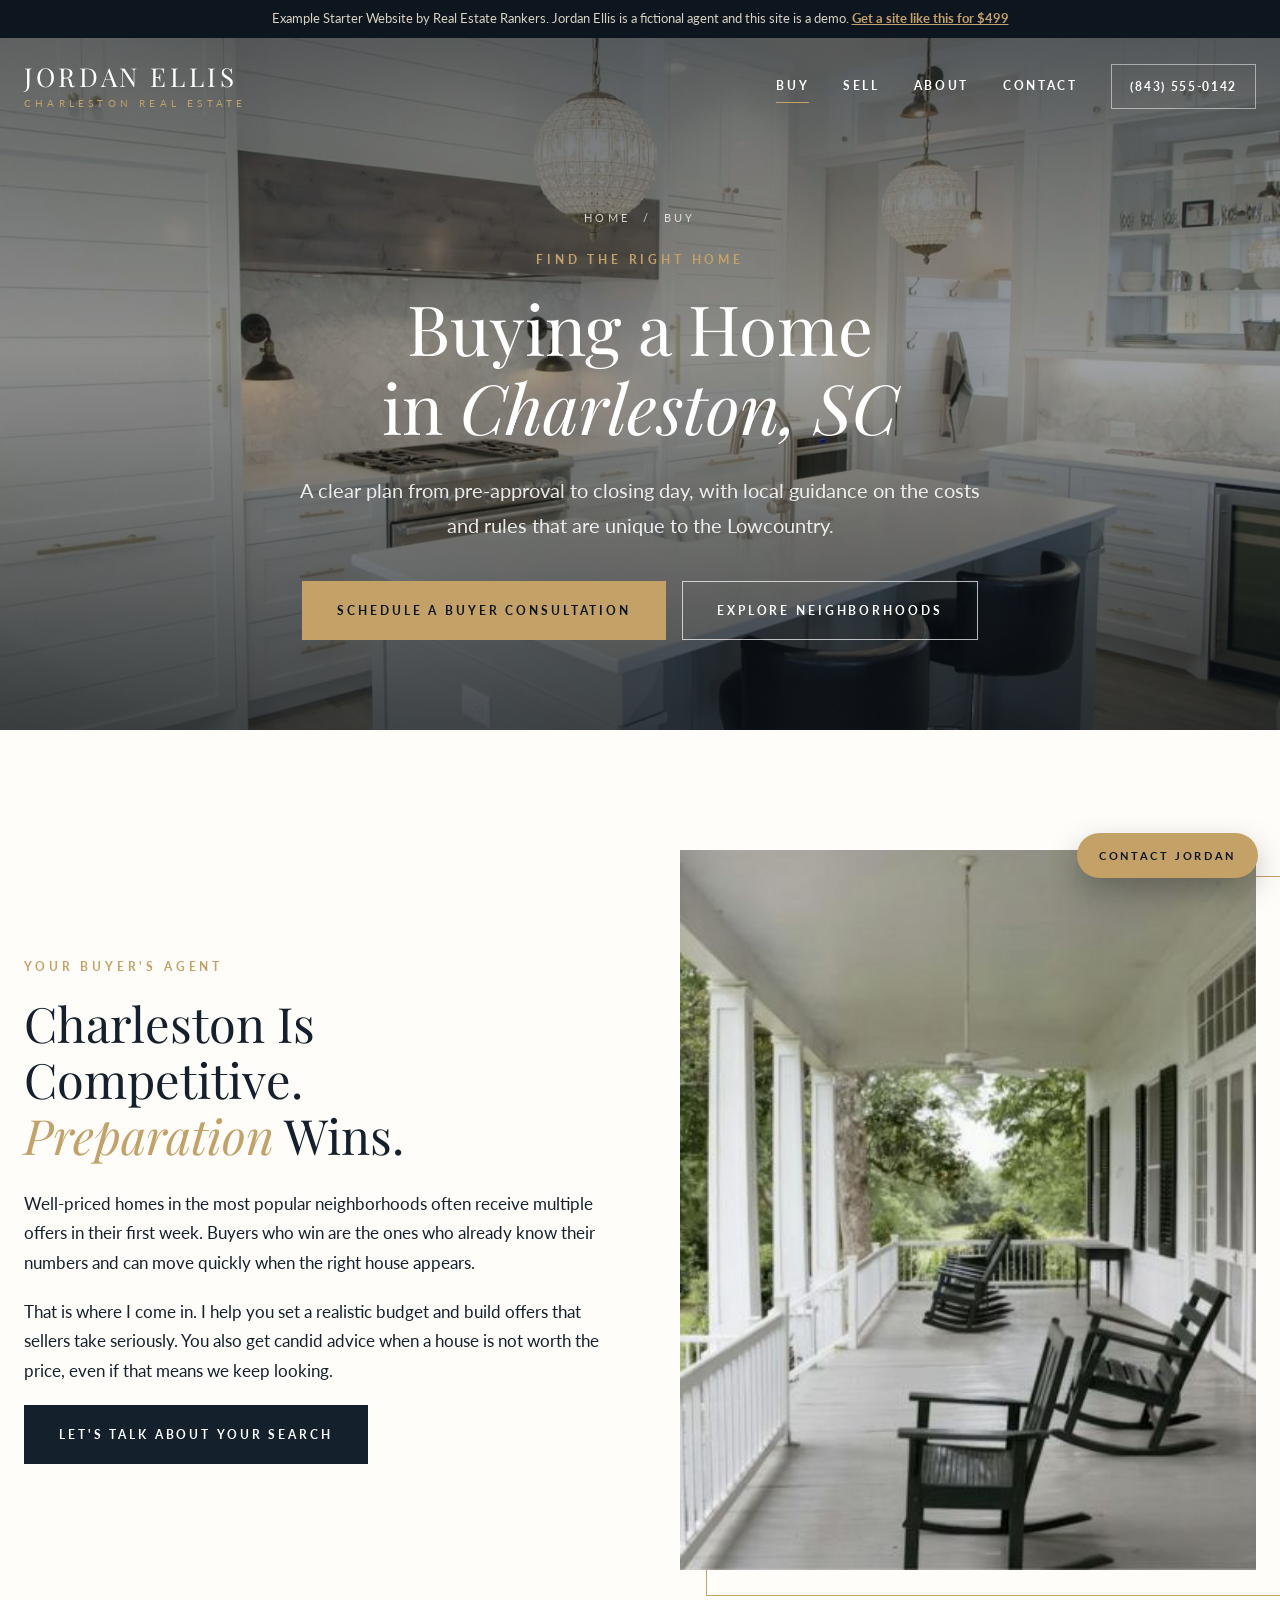
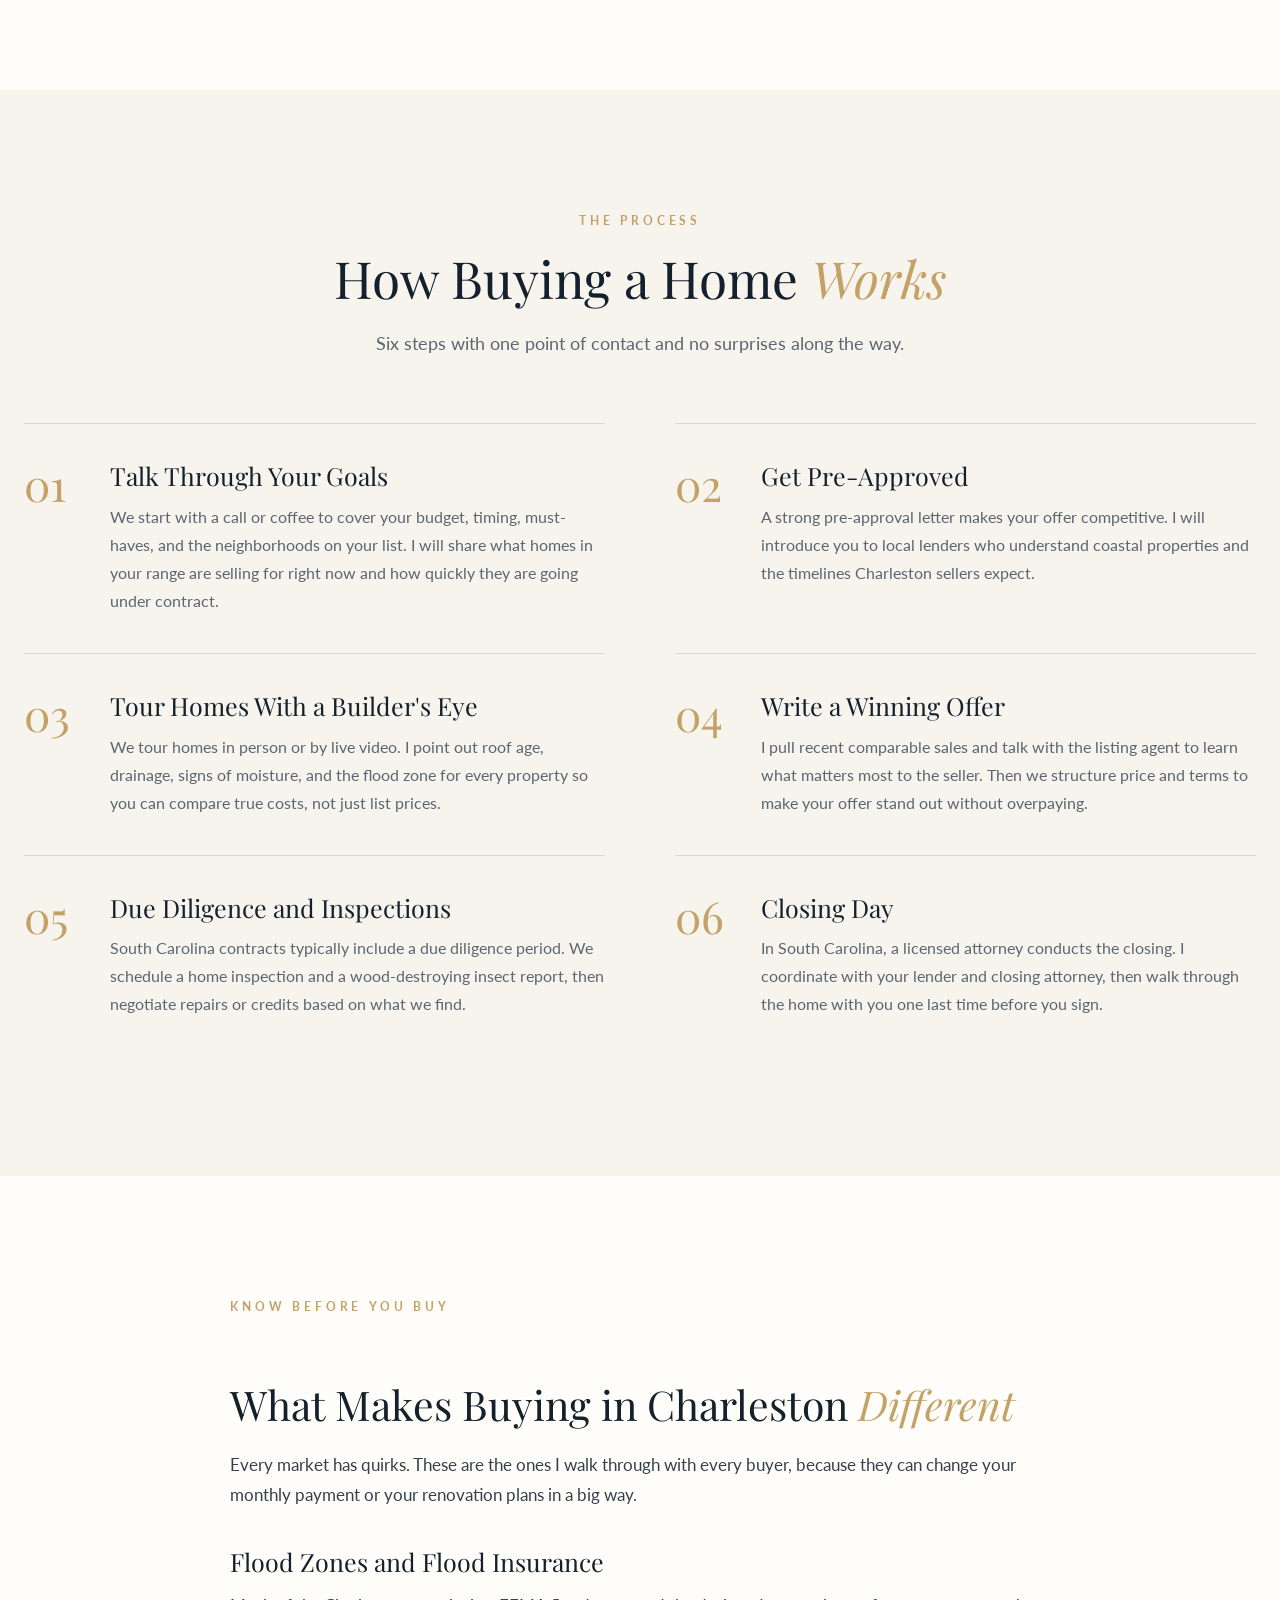
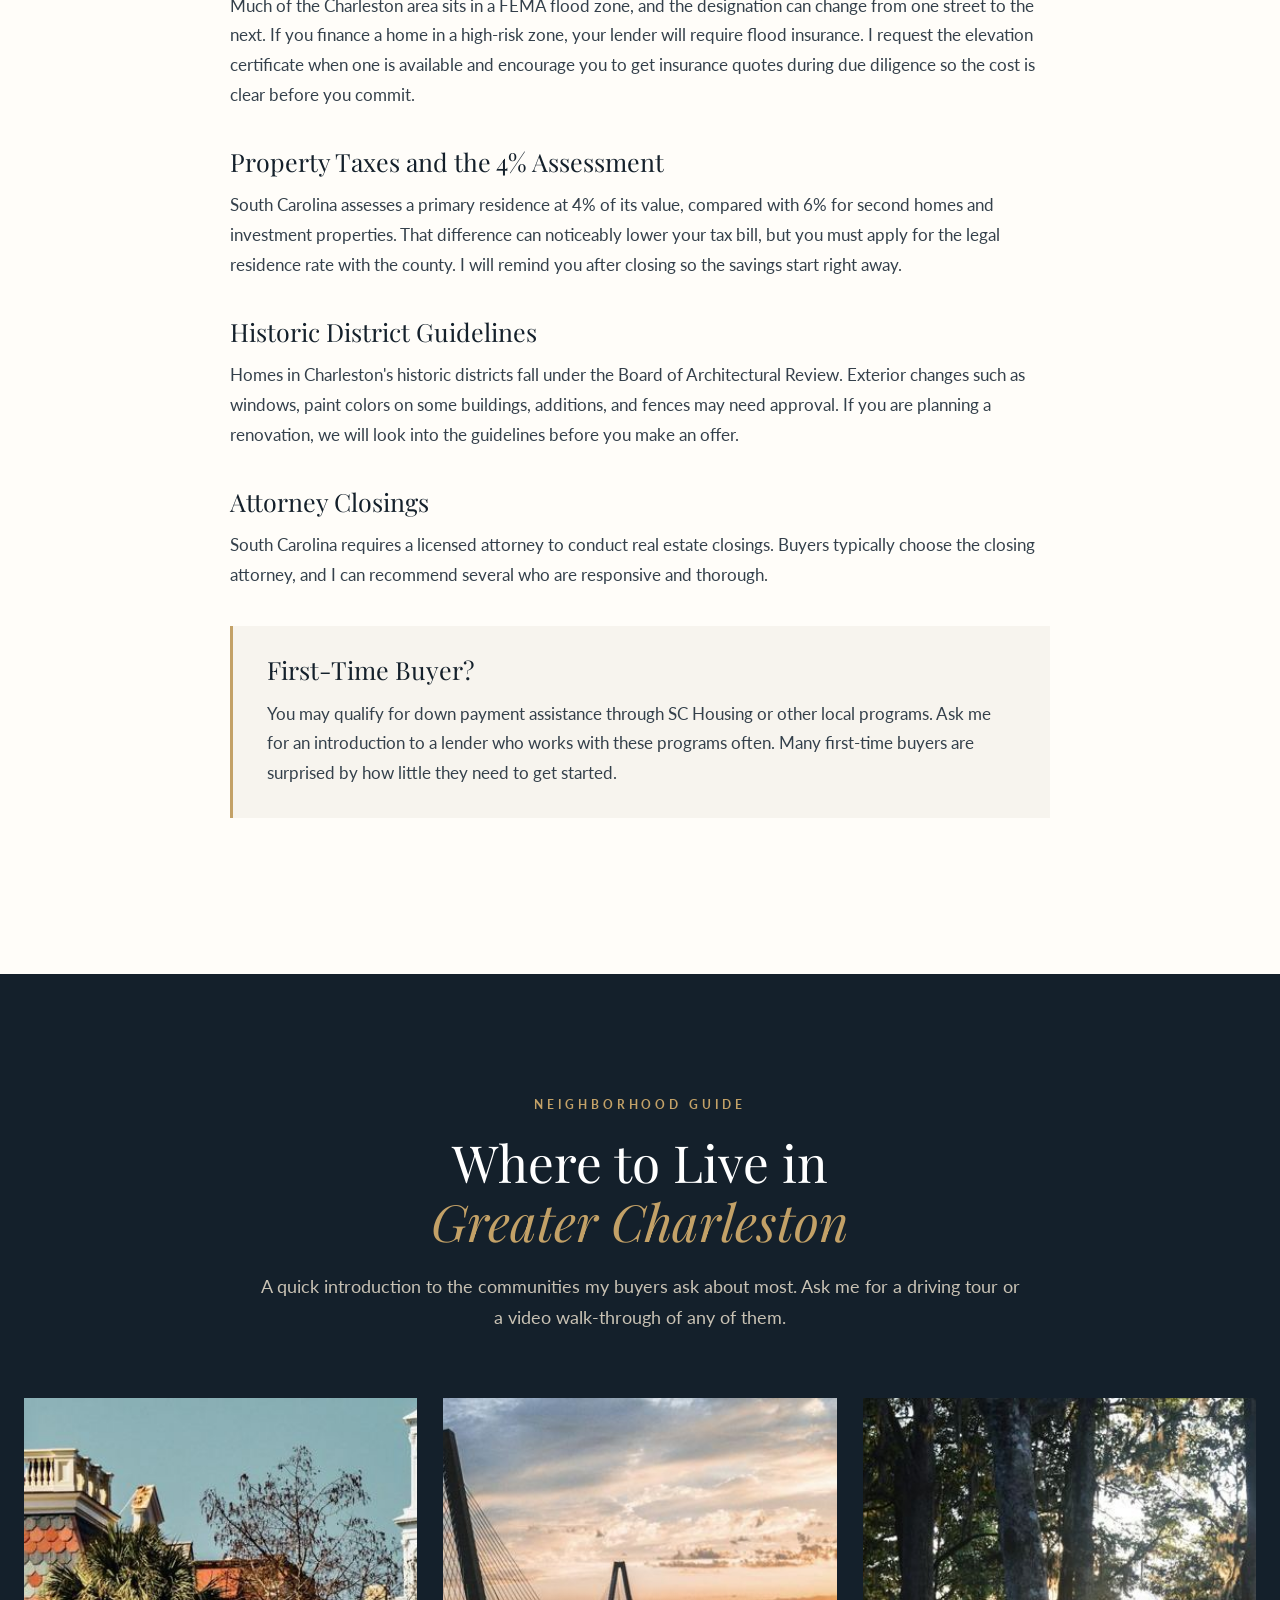
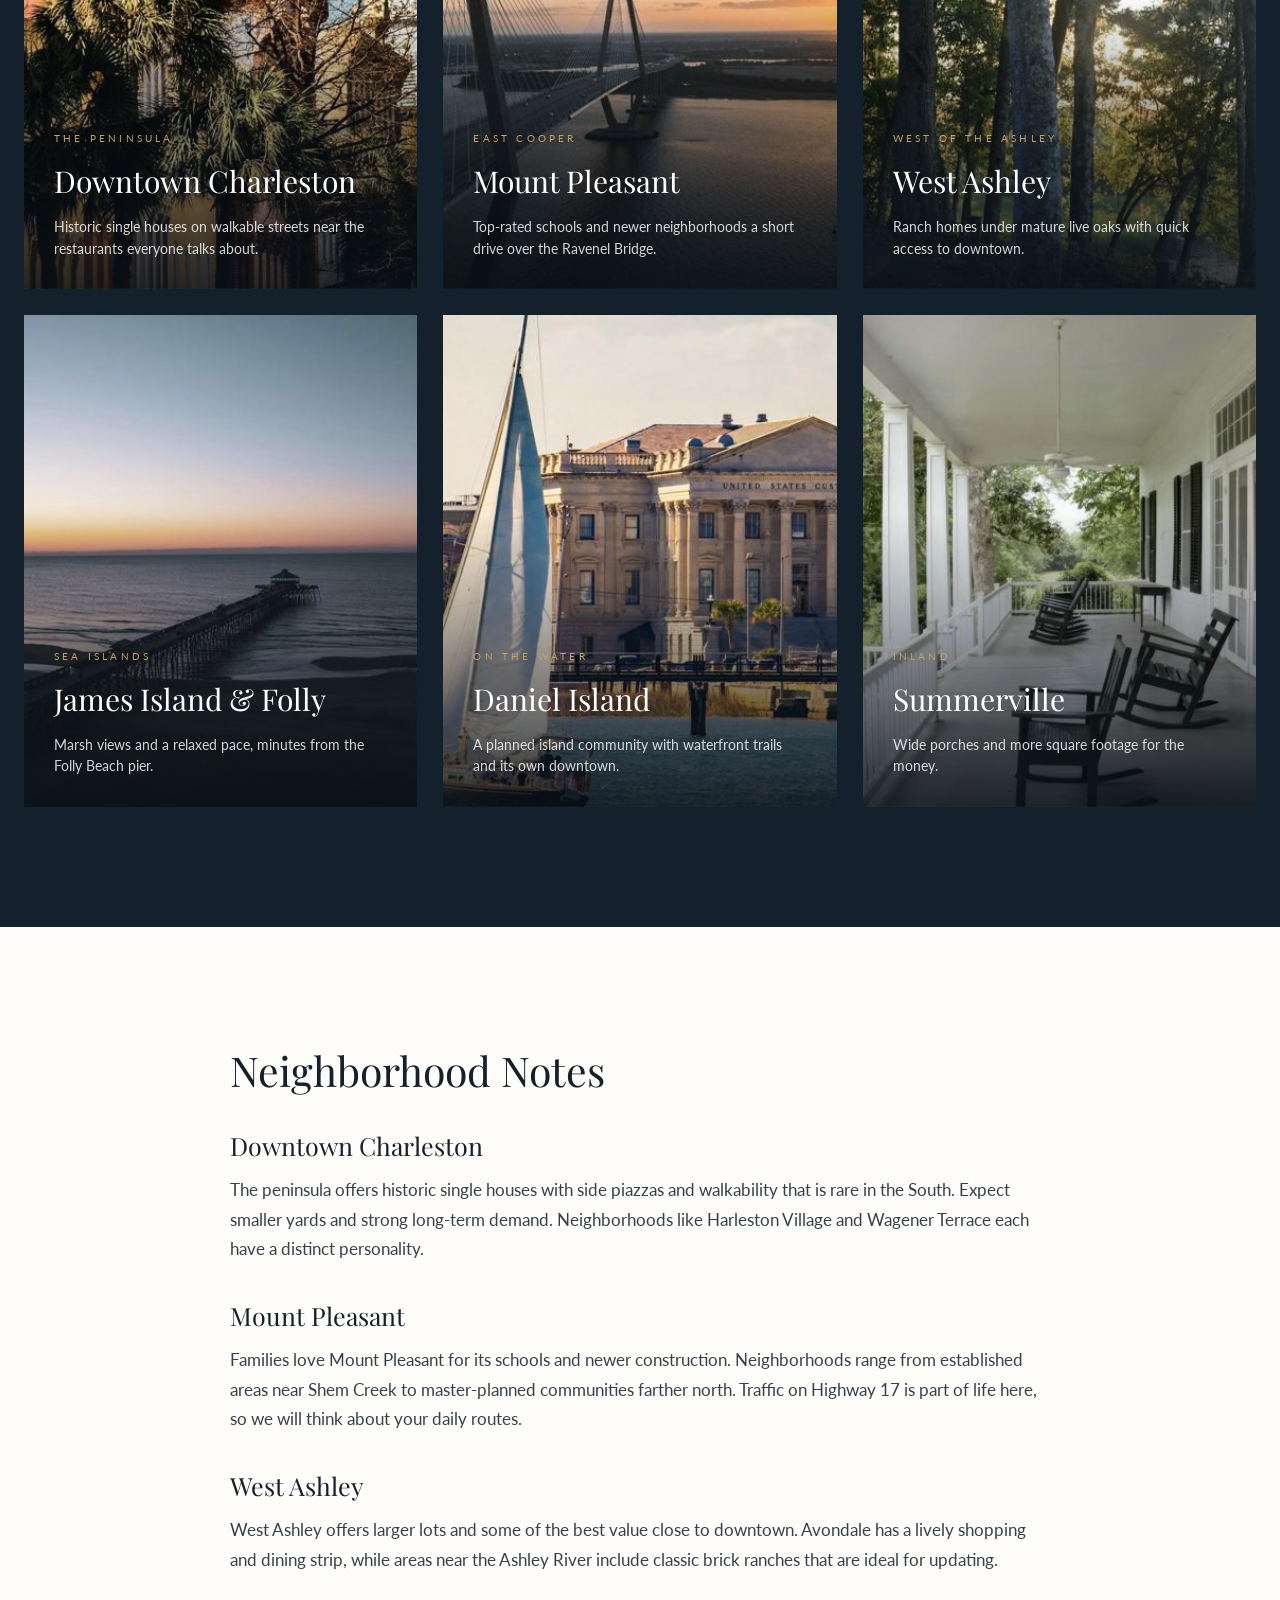
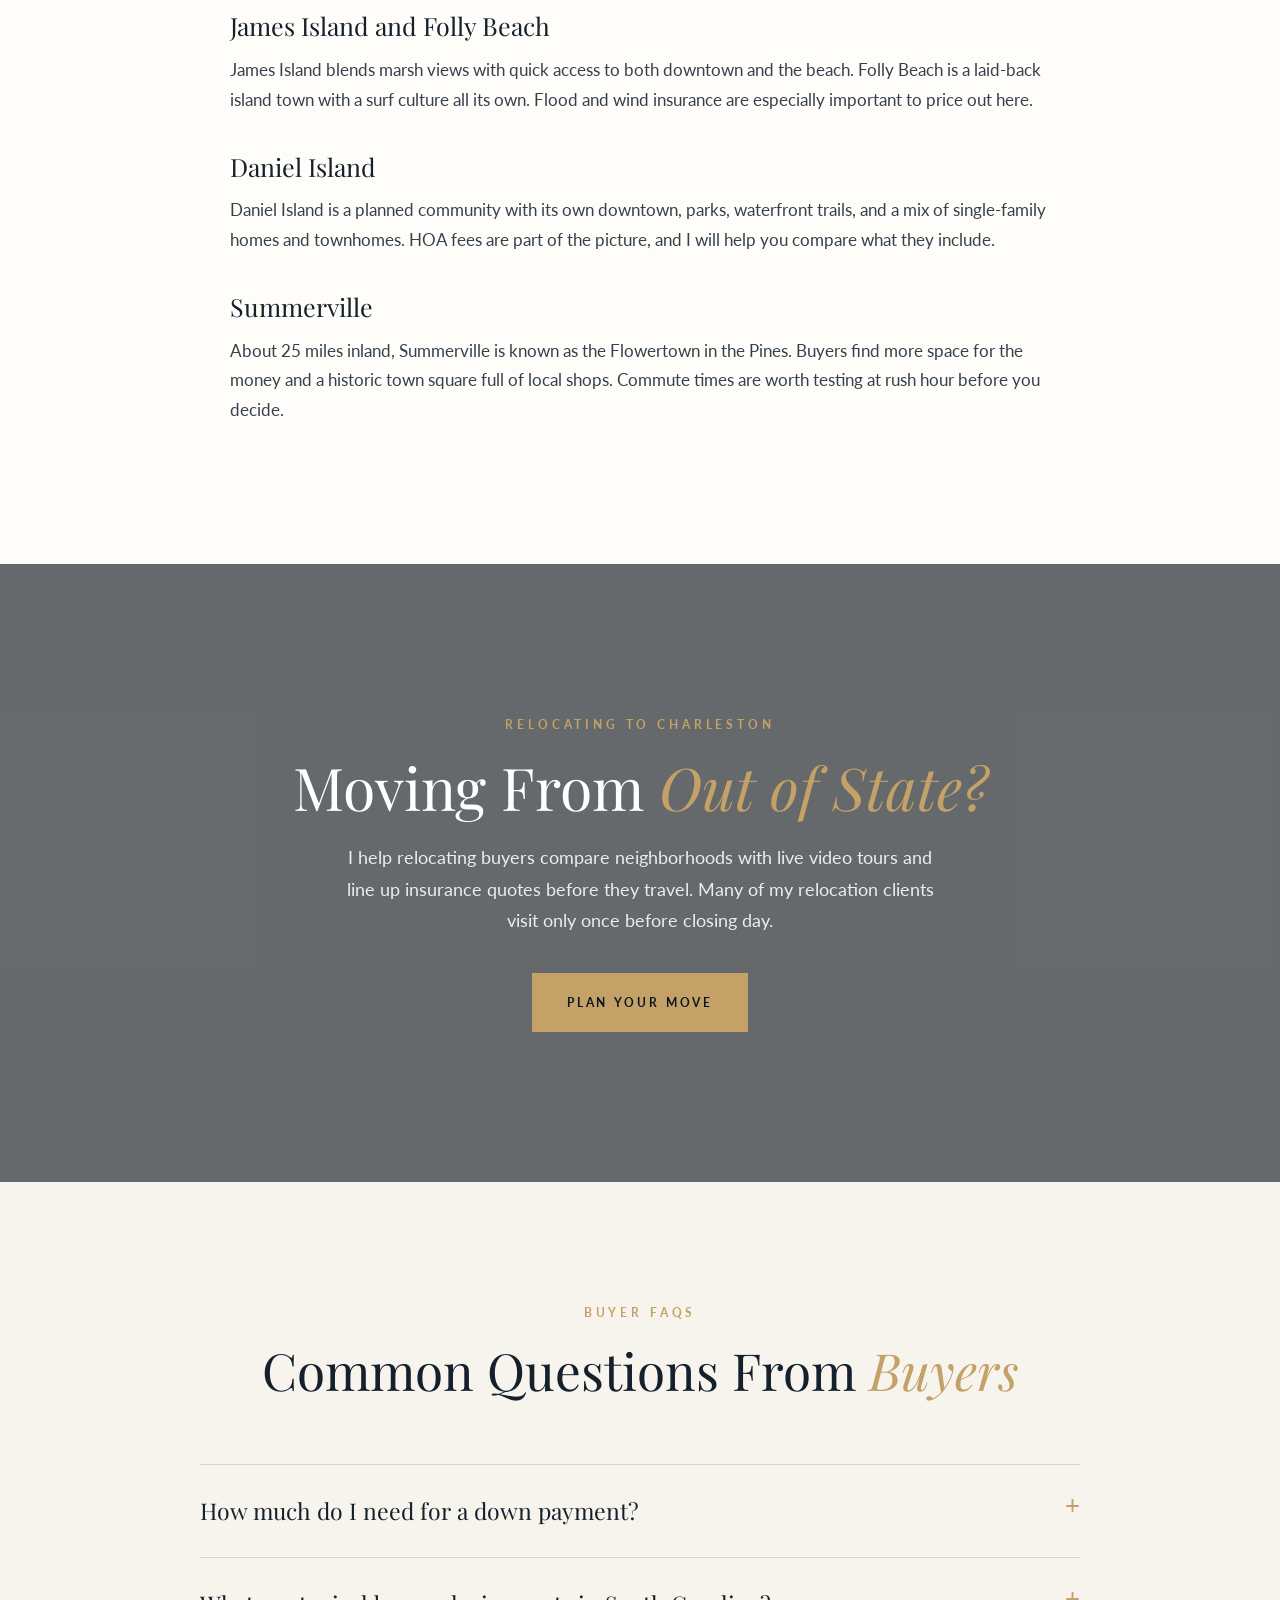
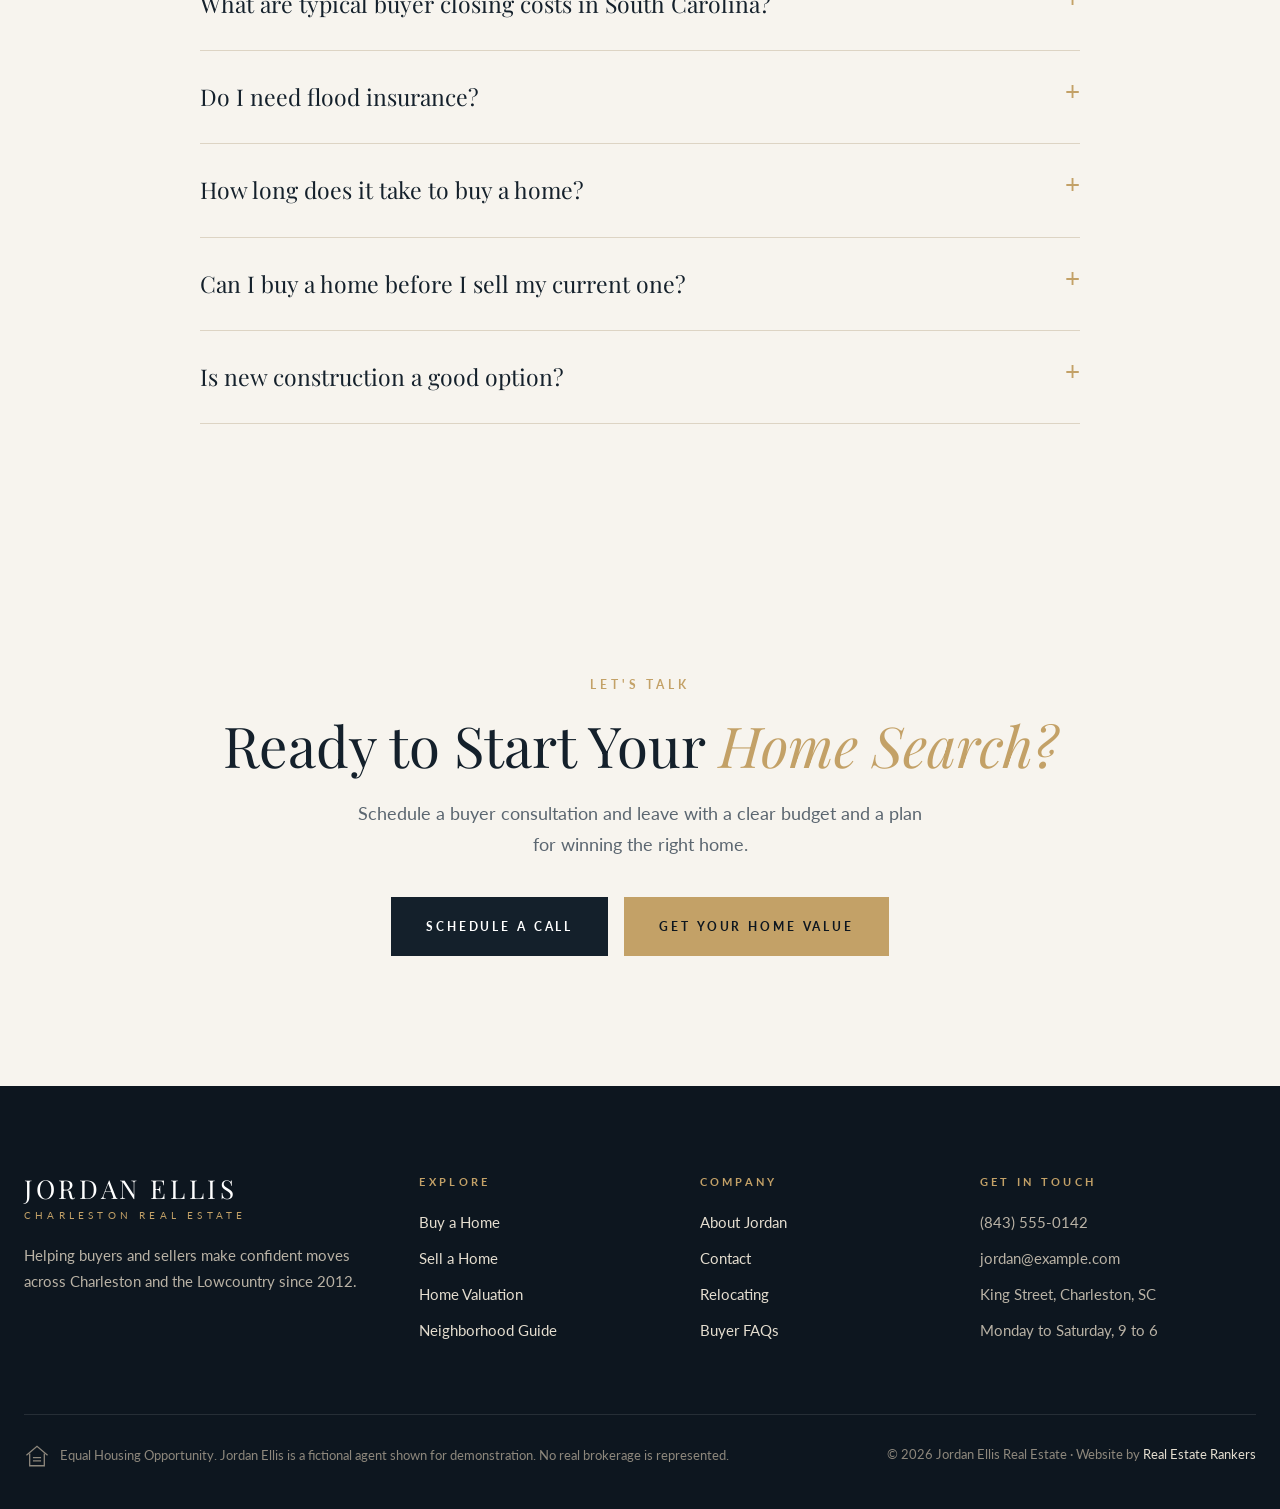
<file: buyers.html>
<!doctype html><html lang="en"><head><meta charset="utf-8"><meta name="viewport" content="width=device-width, initial-scale=1, viewport-fit=cover"><title>Buy a Home in Charleston, SC | Jordan Ellis</title><meta name="description" content="Buying a home in Charleston with fictional agent Jordan Ellis. A Real Estate Rankers demo page."><meta name="robots" content="noindex, nofollow"><link rel="preconnect" href="https://fonts.googleapis.com"><link rel="preconnect" href="https://fonts.gstatic.com" crossorigin><link rel="stylesheet" href="https://fonts.googleapis.com/css2?family=Lato:wght@400;700&family=Playfair+Display:ital,wght@0,400;0,500;1,400&display=swap"><link rel="stylesheet" href="styles.css"></head><body>
<div class="demo">Example Starter Website by Real Estate Rankers. Jordan Ellis is a fictional agent and this site is a demo. <a href="https://realestaterankers.com/real-estate-web-design/starter/">Get a site like this for $499</a></div>
<header class="site-head" id="top"><div class="wrap"><a class="logo" href="index.html"><b>JORDAN ELLIS</b><small>Charleston Real Estate</small></a>
<nav class="nav" aria-label="Main"><a href="buyers.html" aria-current=page>Buy</a><a href="sellers.html">Sell</a><a href="about.html">About</a><a href="contact.html">Contact</a><a class="phone" href="contact.html">(843) 555-0142</a></nav>
<button class="menu-btn" type="button" aria-controls="drawer" aria-expanded="false">Menu</button></div></header>
<div class="drawer" id="drawer" hidden><button class="close" type="button">Close</button><a href="index.html">Home</a><a href="buyers.html">Buy</a><a href="sellers.html">Sell</a><a href="about.html">About</a><a href="contact.html">Contact</a><p>(843) 555-0142<br>jordan@example.com</p></div><main>
<section class="hero inner" style="background-image:url(img/kitchen.jpg)"><div class="wrap">
<div class="crumbs"><a href="index.html">Home</a> &nbsp;/&nbsp; Buy</div>
<span class="eyebrow">Find the Right Home</span><h1>Buying a Home in <em>Charleston, SC</em></h1>
<p class="lede">A clear plan from pre-approval to closing day, with local guidance on the costs and rules that are unique to the Lowcountry.</p>
<div class="ctas"><a class="btn" href="contact.html">Schedule a Buyer Consultation</a><a class="btn ghost" href="#neighborhoods">Explore Neighborhoods</a></div>
</div></section>

<section><div class="wrap split">
<div><span class="eyebrow">Your Buyer's Agent</span><h2>Charleston Is Competitive. <em>Preparation</em> Wins.</h2>
<p>Well-priced homes in the most popular neighborhoods often receive multiple offers in their first week. Buyers who win are the ones who already know their numbers and can move quickly when the right house appears.</p>
<p>That is where I come in. I help you set a realistic budget and build offers that sellers take seriously. You also get candid advice when a house is not worth the price, even if that means we keep looking.</p>
<a class="btn dark" href="contact.html">Let's Talk About Your Search</a></div>
<div class="photo"><img src="img/sm-porch.jpg" alt="Wide Southern porch with rocking chairs"></div>
</div></section>

<section class="bg-ivory"><div class="wrap">
<div class="sec-head"><span class="eyebrow">The Process</span><h2>How Buying a Home <em>Works</em></h2><p>Six steps with one point of contact and no surprises along the way.</p></div>
<div class="steps"><div class="step"><span class="n">01</span><div><h3>Talk Through Your Goals</h3><p>We start with a call or coffee to cover your budget, timing, must-haves, and the neighborhoods on your list. I will share what homes in your range are selling for right now and how quickly they are going under contract.</p></div></div><div class="step"><span class="n">02</span><div><h3>Get Pre-Approved</h3><p>A strong pre-approval letter makes your offer competitive. I will introduce you to local lenders who understand coastal properties and the timelines Charleston sellers expect.</p></div></div><div class="step"><span class="n">03</span><div><h3>Tour Homes With a Builder's Eye</h3><p>We tour homes in person or by live video. I point out roof age, drainage, signs of moisture, and the flood zone for every property so you can compare true costs, not just list prices.</p></div></div><div class="step"><span class="n">04</span><div><h3>Write a Winning Offer</h3><p>I pull recent comparable sales and talk with the listing agent to learn what matters most to the seller. Then we structure price and terms to make your offer stand out without overpaying.</p></div></div><div class="step"><span class="n">05</span><div><h3>Due Diligence and Inspections</h3><p>South Carolina contracts typically include a due diligence period. We schedule a home inspection and a wood-destroying insect report, then negotiate repairs or credits based on what we find.</p></div></div><div class="step"><span class="n">06</span><div><h3>Closing Day</h3><p>In South Carolina, a licensed attorney conducts the closing. I coordinate with your lender and closing attorney, then walk through the home with you one last time before you sign.</p></div></div></div>
</div></section>

<section><div class="narrow prose">
<span class="eyebrow">Know Before You Buy</span>
<h2>What Makes Buying in Charleston <em>Different</em></h2>
<p>Every market has quirks. These are the ones I walk through with every buyer, because they can change your monthly payment or your renovation plans in a big way.</p>
<h3>Flood Zones and Flood Insurance</h3>
<p>Much of the Charleston area sits in a FEMA flood zone, and the designation can change from one street to the next. If you finance a home in a high-risk zone, your lender will require flood insurance. I request the elevation certificate when one is available and encourage you to get insurance quotes during due diligence so the cost is clear before you commit.</p>
<h3>Property Taxes and the 4% Assessment</h3>
<p>South Carolina assesses a primary residence at 4% of its value, compared with 6% for second homes and investment properties. That difference can noticeably lower your tax bill, but you must apply for the legal residence rate with the county. I will remind you after closing so the savings start right away.</p>
<h3>Historic District Guidelines</h3>
<p>Homes in Charleston's historic districts fall under the Board of Architectural Review. Exterior changes such as windows, paint colors on some buildings, additions, and fences may need approval. If you are planning a renovation, we will look into the guidelines before you make an offer.</p>
<h3>Attorney Closings</h3>
<p>South Carolina requires a licensed attorney to conduct real estate closings. Buyers typically choose the closing attorney, and I can recommend several who are responsive and thorough.</p>
<div class="callout"><h3>First-Time Buyer?</h3><p>You may qualify for down payment assistance through SC Housing or other local programs. Ask me for an introduction to a lender who works with these programs often. Many first-time buyers are surprised by how little they need to get started.</p></div>
</div></section>

<section class="bg-dark" id="neighborhoods"><div class="wrap">
<div class="sec-head"><span class="eyebrow">Neighborhood Guide</span><h2>Where to Live in <em>Greater Charleston</em></h2><p>A quick introduction to the communities my buyers ask about most. Ask me for a driving tour or a video walk-through of any of them.</p></div>
<div class="hoods"><a class="hood" href="contact.html"><img src="img/sm-steeple.jpg" alt="Downtown Charleston, Charleston area" loading="lazy"><div class="cap"><small>The Peninsula</small><b>Downtown Charleston</b><span>Historic single houses on walkable streets near the restaurants everyone talks about.</span></div></a><a class="hood" href="contact.html"><img src="img/sm-bridge.jpg" alt="Mount Pleasant, Charleston area" loading="lazy"><div class="cap"><small>East Cooper</small><b>Mount Pleasant</b><span>Top-rated schools and newer neighborhoods a short drive over the Ravenel Bridge.</span></div></a><a class="hood" href="contact.html"><img src="img/sm-oaks.jpg" alt="West Ashley, Charleston area" loading="lazy"><div class="cap"><small>West of the Ashley</small><b>West Ashley</b><span>Ranch homes under mature live oaks with quick access to downtown.</span></div></a><a class="hood" href="contact.html"><img src="img/sm-pier.jpg" alt="James Island &amp; Folly, Charleston area" loading="lazy"><div class="cap"><small>Sea Islands</small><b>James Island &amp; Folly</b><span>Marsh views and a relaxed pace, minutes from the Folly Beach pier.</span></div></a><a class="hood" href="contact.html"><img src="img/sm-harbor.jpg" alt="Daniel Island, Charleston area" loading="lazy"><div class="cap"><small>On the Water</small><b>Daniel Island</b><span>A planned island community with waterfront trails and its own downtown.</span></div></a><a class="hood" href="contact.html"><img src="img/sm-porch.jpg" alt="Summerville, Charleston area" loading="lazy"><div class="cap"><small>Inland</small><b>Summerville</b><span>Wide porches and more square footage for the money.</span></div></a></div>
</div></section>

<section><div class="narrow prose">
<h2>Neighborhood Notes</h2>
<h3>Downtown Charleston</h3><p>The peninsula offers historic single houses with side piazzas and walkability that is rare in the South. Expect smaller yards and strong long-term demand. Neighborhoods like Harleston Village and Wagener Terrace each have a distinct personality.</p>
<h3>Mount Pleasant</h3><p>Families love Mount Pleasant for its schools and newer construction. Neighborhoods range from established areas near Shem Creek to master-planned communities farther north. Traffic on Highway 17 is part of life here, so we will think about your daily routes.</p>
<h3>West Ashley</h3><p>West Ashley offers larger lots and some of the best value close to downtown. Avondale has a lively shopping and dining strip, while areas near the Ashley River include classic brick ranches that are ideal for updating.</p>
<h3>James Island and Folly Beach</h3><p>James Island blends marsh views with quick access to both downtown and the beach. Folly Beach is a laid-back island town with a surf culture all its own. Flood and wind insurance are especially important to price out here.</p>
<h3>Daniel Island</h3><p>Daniel Island is a planned community with its own downtown, parks, waterfront trails, and a mix of single-family homes and townhomes. HOA fees are part of the picture, and I will help you compare what they include.</p>
<h3>Summerville</h3><p>About 25 miles inland, Summerville is known as the Flowertown in the Pines. Buyers find more space for the money and a historic town square full of local shops. Commute times are worth testing at rush hour before you decide.</p>
</div></section>

<section class="band" id="relocating" style="background-image:url(img/bridge.jpg)"><div class="wrap">
<span class="eyebrow">Relocating to Charleston</span><h2>Moving From <em>Out of State?</em></h2>
<p>I help relocating buyers compare neighborhoods with live video tours and line up insurance quotes before they travel. Many of my relocation clients visit only once before closing day.</p>
<a class="btn" href="contact.html">Plan Your Move</a></div></section>

<section class="bg-ivory" id="faq"><div class="wrap">
<div class="sec-head"><span class="eyebrow">Buyer FAQs</span><h2>Common Questions From <em>Buyers</em></h2></div>
<div class="faq">
<details><summary>How much do I need for a down payment?</summary><p>It depends on your loan. Some programs allow as little as 3% or 3.5% down, while conventional loans with 20% down avoid mortgage insurance. A local lender can show you the options side by side.</p></details>
<details><summary>What are typical buyer closing costs in South Carolina?</summary><p>Buyers usually pay for loan fees, the appraisal, title insurance, the closing attorney, prepaid taxes, and the first year of homeowners insurance. Your lender will provide a Loan Estimate early in the process so you can plan ahead.</p></details>
<details><summary>Do I need flood insurance?</summary><p>If you finance a home in a high-risk FEMA flood zone, your lender will require it. Even outside those zones, many Charleston buyers choose to carry it. We will get quotes during due diligence so there are no surprises.</p></details>
<details><summary>How long does it take to buy a home?</summary><p>Most buyers find a home within a few weeks to a few months, depending on inventory and how specific their list is. Once under contract, closing typically takes 30 to 45 days with financing.</p></details>
<details><summary>Can I buy a home before I sell my current one?</summary><p>Often, yes. Options include a contingent offer or a rent-back agreement with your buyer. I will help you compare them based on your finances and the market in each neighborhood.</p></details>
<details><summary>Is new construction a good option?</summary><p>It can be, especially in Summerville and Johns Island. Bring your own agent on your very first visit to a builder's model home so you have representation in the negotiation, and always get an independent inspection.</p></details>
</div></div></section>
<section class="cta-final"><div class="wrap"><span class="eyebrow">Let's Talk</span><h2>Ready to Start Your <em>Home Search?</em></h2><p>Schedule a buyer consultation and leave with a clear budget and a plan for winning the right home.</p>
<div class="ctas"><a class="btn dark" href="contact.html">Schedule a Call</a><a class="btn" href="sellers.html#valuation">Get Your Home Value</a></div></div></section></main><footer><div class="wrap"><div class="fgrid4">
<div><a class="logo" href="index.html"><b>JORDAN ELLIS</b><small>Charleston Real Estate</small></a>
<p>Helping buyers and sellers make confident moves across Charleston and the Lowcountry since 2012.</p></div>
<div><h4>Explore</h4><ul><li><a href="buyers.html">Buy a Home</a></li><li><a href="sellers.html">Sell a Home</a></li><li><a href="sellers.html#valuation">Home Valuation</a></li><li><a href="buyers.html#neighborhoods">Neighborhood Guide</a></li></ul></div>
<div><h4>Company</h4><ul><li><a href="about.html">About Jordan</a></li><li><a href="contact.html">Contact</a></li><li><a href="buyers.html#relocating">Relocating</a></li><li><a href="buyers.html#faq">Buyer FAQs</a></li></ul></div>
<div><h4>Get in Touch</h4><ul><li>(843) 555-0142</li><li>jordan@example.com</li><li>King Street, Charleston, SC</li><li>Monday to Saturday, 9 to 6</li></ul></div>
</div>
<div class="legal"><span class="eho"><svg viewBox="0 0 32 32" fill="none" stroke="currentColor" stroke-width="1.6"><path d="M3 15 16 4l13 11"/><path d="M7 13v15h18V13"/><path d="M11 18h10M11 22h10"/></svg> Equal Housing Opportunity. Jordan Ellis is a fictional agent shown for demonstration. No real brokerage is represented.</span><span>&copy; 2026 Jordan Ellis Real Estate &middot; Website by <a href="https://realestaterankers.com/">Real Estate Rankers</a></span></div>
</div></footer>
<a class="float-cta" href="contact.html">Contact Jordan</a><script>
(function(){
  var h=document.querySelector('.site-head'),d=document.getElementById('drawer'),b=document.querySelector('.menu-btn');
  function onS(){ if(window.scrollY>90){h.classList.add('solid')}else{h.classList.remove('solid')} }
  window.addEventListener('scroll',onS,{passive:true});onS();
  b.addEventListener('click',function(){d.hidden=false;b.setAttribute('aria-expanded','true')});
  d.querySelector('.close').addEventListener('click',function(){d.hidden=true;b.setAttribute('aria-expanded','false')});
  document.querySelectorAll('form[data-demo]').forEach(function(f){
    f.addEventListener('submit',function(e){e.preventDefault();var n=f.querySelector('.formnote');if(n){n.hidden=false;n.scrollIntoView({block:'nearest',behavior:'smooth'})}});
  });
})();
</script>
</body></html>
</file>
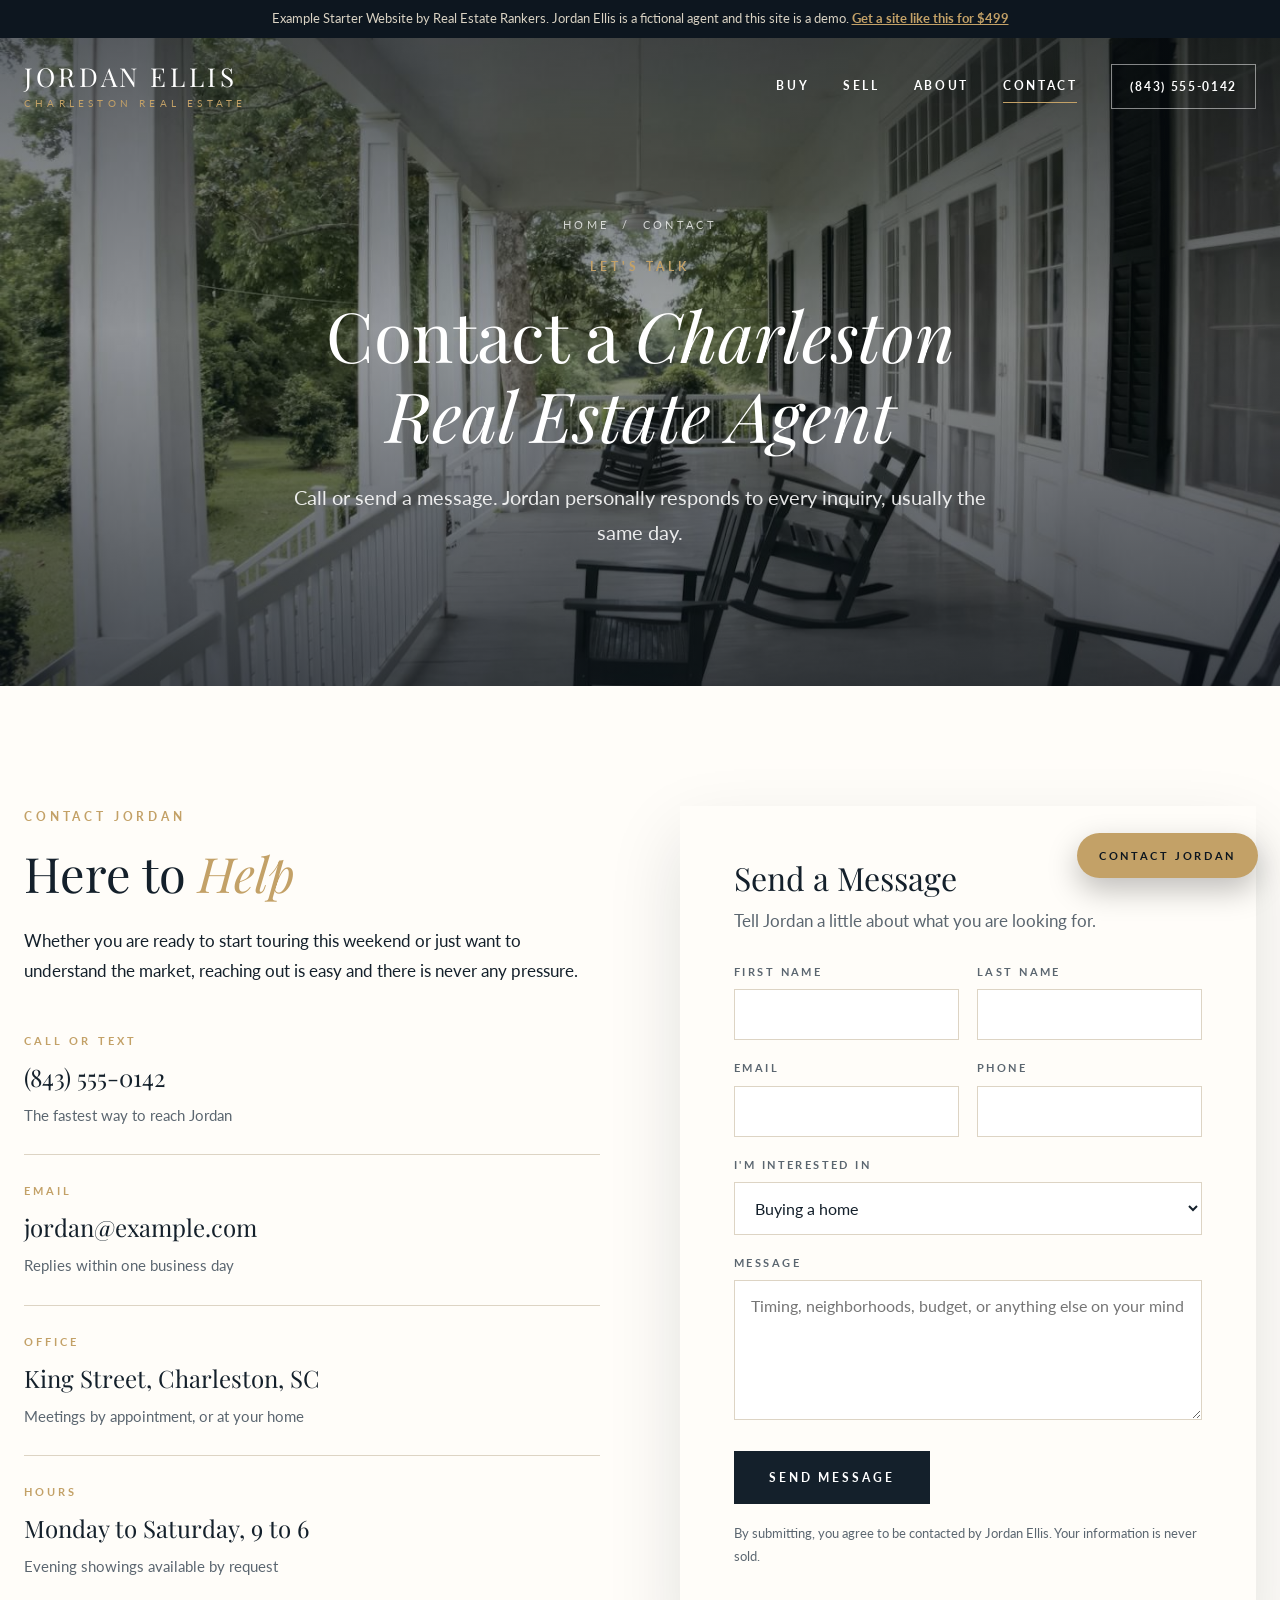
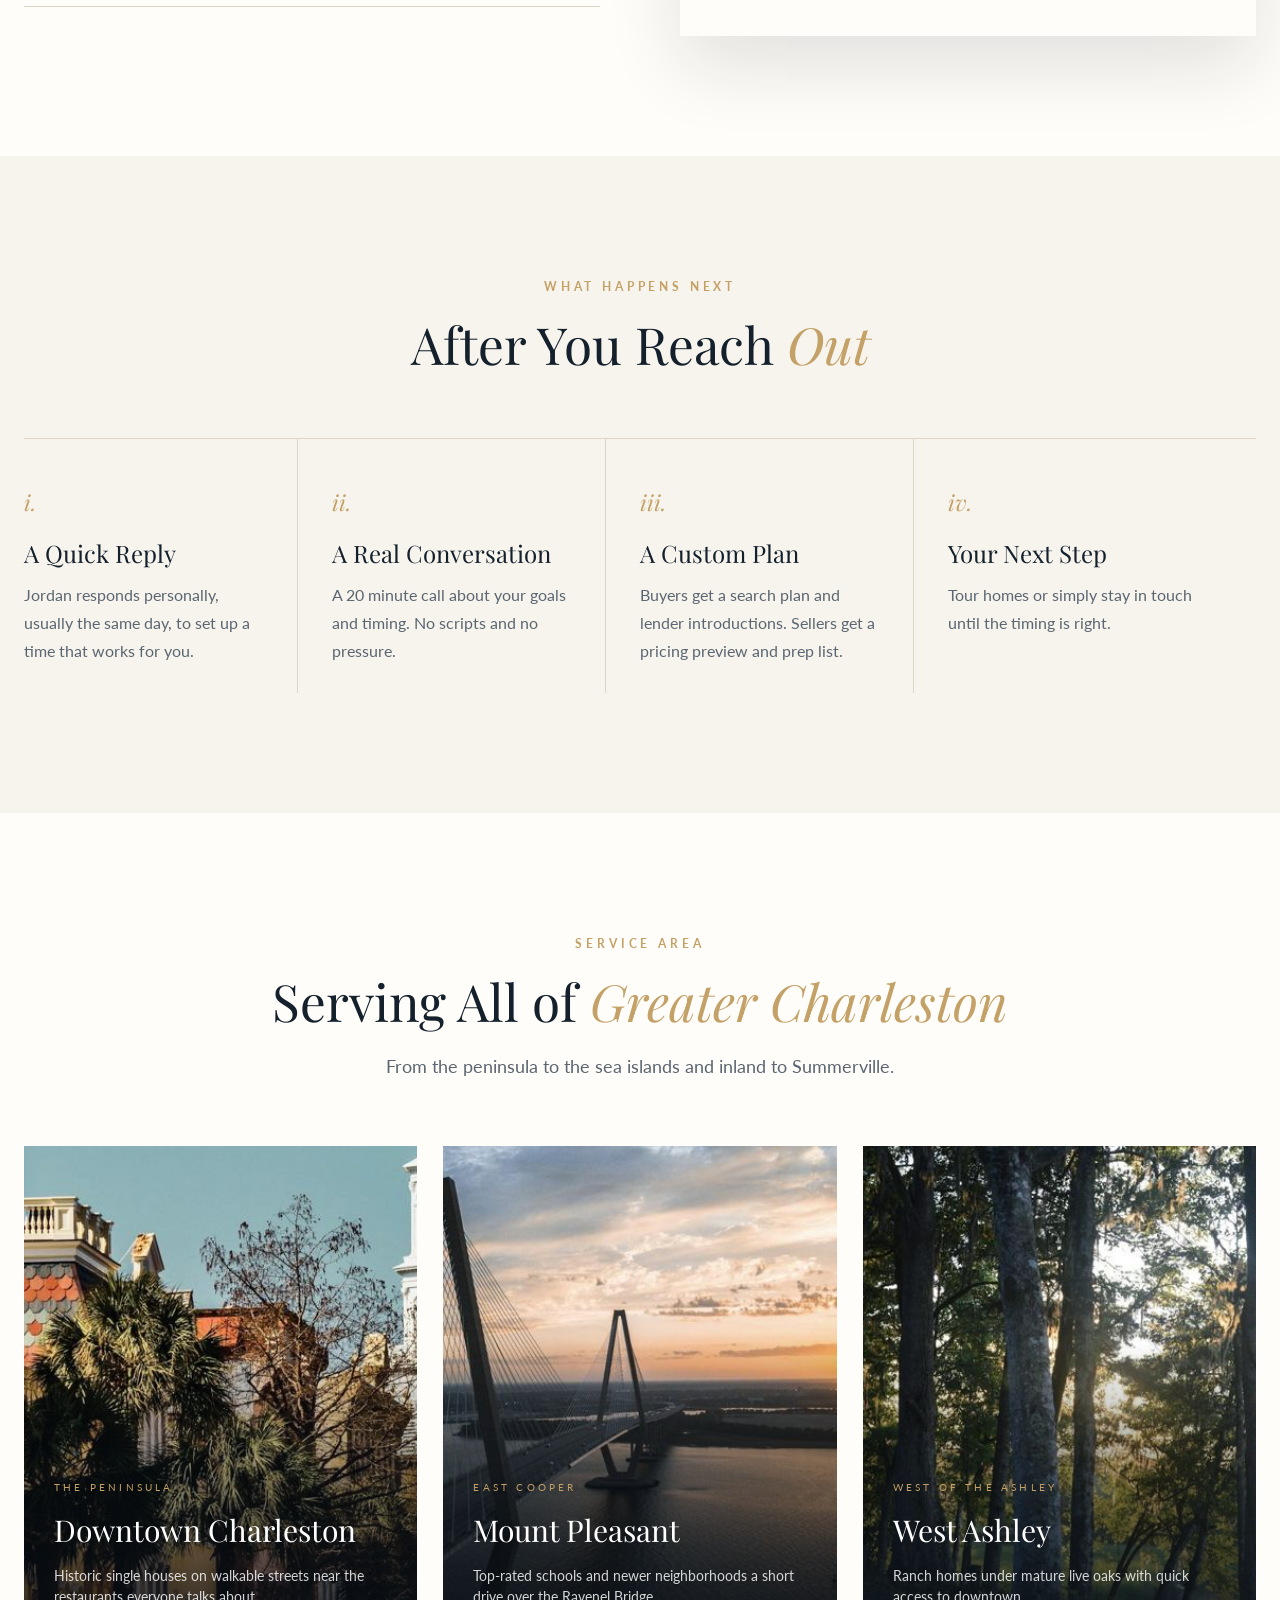
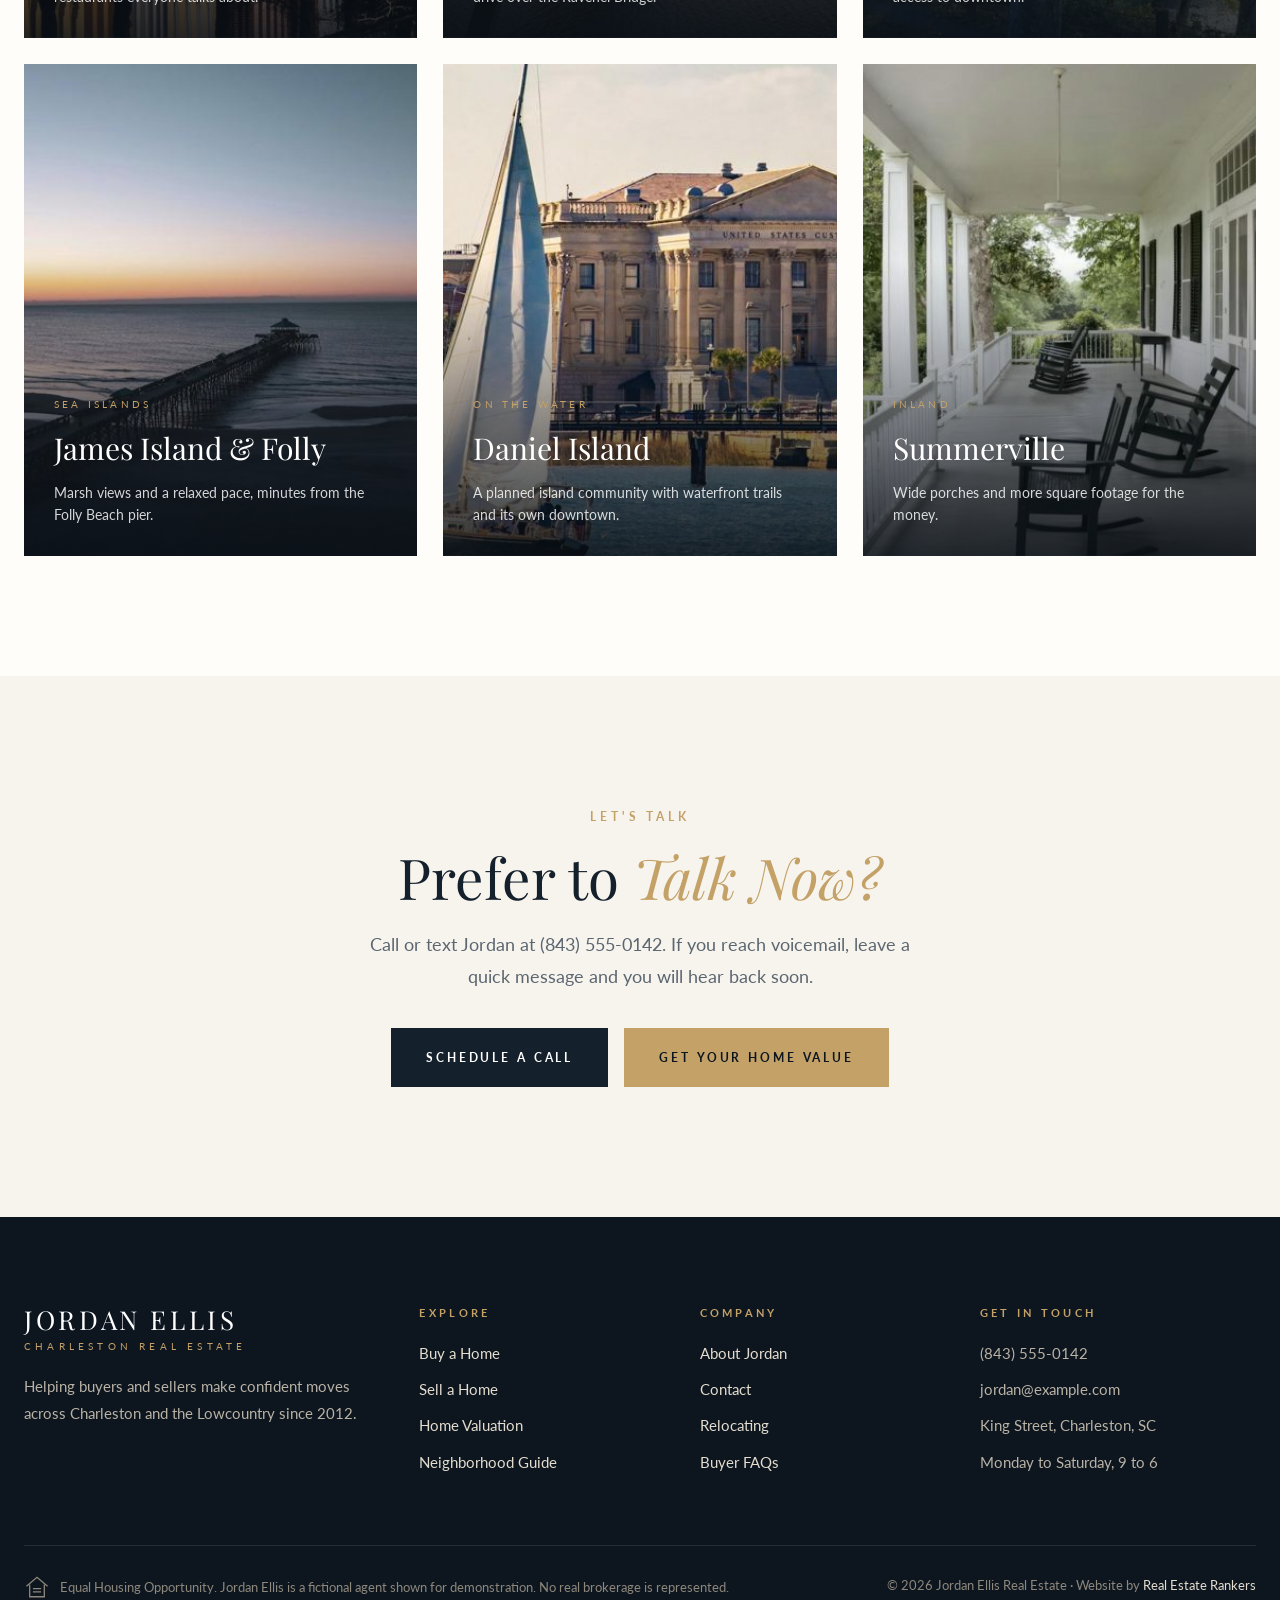
<file: contact.html>
<!doctype html><html lang="en"><head><meta charset="utf-8"><meta name="viewport" content="width=device-width, initial-scale=1, viewport-fit=cover"><title>Contact Jordan Ellis | Charleston Real Estate</title><meta name="description" content="Contact fictional Charleston agent Jordan Ellis. A Real Estate Rankers demo page."><meta name="robots" content="noindex, nofollow"><link rel="preconnect" href="https://fonts.googleapis.com"><link rel="preconnect" href="https://fonts.gstatic.com" crossorigin><link rel="stylesheet" href="https://fonts.googleapis.com/css2?family=Lato:wght@400;700&family=Playfair+Display:ital,wght@0,400;0,500;1,400&display=swap"><link rel="stylesheet" href="styles.css"></head><body>
<div class="demo">Example Starter Website by Real Estate Rankers. Jordan Ellis is a fictional agent and this site is a demo. <a href="https://realestaterankers.com/real-estate-web-design/starter/">Get a site like this for $499</a></div>
<header class="site-head" id="top"><div class="wrap"><a class="logo" href="index.html"><b>JORDAN ELLIS</b><small>Charleston Real Estate</small></a>
<nav class="nav" aria-label="Main"><a href="buyers.html">Buy</a><a href="sellers.html">Sell</a><a href="about.html">About</a><a href="contact.html" aria-current=page>Contact</a><a class="phone" href="contact.html">(843) 555-0142</a></nav>
<button class="menu-btn" type="button" aria-controls="drawer" aria-expanded="false">Menu</button></div></header>
<div class="drawer" id="drawer" hidden><button class="close" type="button">Close</button><a href="index.html">Home</a><a href="buyers.html">Buy</a><a href="sellers.html">Sell</a><a href="about.html">About</a><a href="contact.html">Contact</a><p>(843) 555-0142<br>jordan@example.com</p></div><main>
<section class="hero inner" style="background-image:url(img/porch.jpg)"><div class="wrap">
<div class="crumbs"><a href="index.html">Home</a> &nbsp;/&nbsp; Contact</div>
<span class="eyebrow">Let's Talk</span><h1>Contact a <em>Charleston Real Estate Agent</em></h1>
<p class="lede">Call or send a message. Jordan personally responds to every inquiry, usually the same day.</p>
</div></section>

<section><div class="wrap split" style="align-items:start">
<div><span class="eyebrow">Contact Jordan</span><h2>Here to <em>Help</em></h2>
<p>Whether you are ready to start touring this weekend or just want to understand the market, reaching out is easy and there is never any pressure.</p>
<div class="cinfo">
<div><small>Call or Text</small><b>(843) 555-0142</b><p>The fastest way to reach Jordan</p></div>
<div><small>Email</small><b>jordan@example.com</b><p>Replies within one business day</p></div>
<div><small>Office</small><b>King Street, Charleston, SC</b><p>Meetings by appointment, or at your home</p></div>
<div><small>Hours</small><b>Monday to Saturday, 9 to 6</b><p>Evening showings available by request</p></div>
</div></div>
<form class="formcard" data-demo><h3>Send a Message</h3><p>Tell Jordan a little about what you are looking for.</p>
<div class="fgrid">
<div><label for="c-first">First Name</label><input id="c-first" name="first" autocomplete="given-name" required></div>
<div><label for="c-last">Last Name</label><input id="c-last" name="last" autocomplete="family-name"></div>
<div><label for="c-email">Email</label><input id="c-email" name="email" type="email" autocomplete="email" required></div>
<div><label for="c-phone">Phone</label><input id="c-phone" name="phone" type="tel" autocomplete="tel"></div>
<div class="full"><label for="c-help">I'm Interested In</label><select id="c-help" name="interest"><option>Buying a home</option><option>Selling a home</option><option>Buying and selling</option><option>Relocating to Charleston</option><option>Something else</option></select></div>
<div class="full"><label for="c-msg">Message</label><textarea id="c-msg" name="message" placeholder="Timing, neighborhoods, budget, or anything else on your mind"></textarea></div>
</div>
<p style="margin-top:22px"><button class="btn dark" type="submit">Send Message</button></p>
<div class="formnote" hidden>This is a demo form, so nothing was sent. On your live site, messages go straight to your inbox and CRM.</div>
<p class="fine">By submitting, you agree to be contacted by Jordan Ellis. Your information is never sold.</p>
</form>
</div></section>

<section class="bg-ivory"><div class="wrap">
<div class="sec-head"><span class="eyebrow">What Happens Next</span><h2>After You Reach <em>Out</em></h2></div>
<div class="pillars">
<div class="pillar"><span class="num">i.</span><h3>A Quick Reply</h3><p>Jordan responds personally, usually the same day, to set up a time that works for you.</p></div>
<div class="pillar"><span class="num">ii.</span><h3>A Real Conversation</h3><p>A 20 minute call about your goals and timing. No scripts and no pressure.</p></div>
<div class="pillar"><span class="num">iii.</span><h3>A Custom Plan</h3><p>Buyers get a search plan and lender introductions. Sellers get a pricing preview and prep list.</p></div>
<div class="pillar"><span class="num">iv.</span><h3>Your Next Step</h3><p>Tour homes or simply stay in touch until the timing is right.</p></div>
</div></div></section>

<section><div class="wrap">
<div class="sec-head"><span class="eyebrow">Service Area</span><h2>Serving All of <em>Greater Charleston</em></h2><p>From the peninsula to the sea islands and inland to Summerville.</p></div>
<div class="hoods"><a class="hood" href="buyers.html#neighborhoods"><img src="img/sm-steeple.jpg" alt="Downtown Charleston, Charleston area" loading="lazy"><div class="cap"><small>The Peninsula</small><b>Downtown Charleston</b><span>Historic single houses on walkable streets near the restaurants everyone talks about.</span></div></a><a class="hood" href="buyers.html#neighborhoods"><img src="img/sm-bridge.jpg" alt="Mount Pleasant, Charleston area" loading="lazy"><div class="cap"><small>East Cooper</small><b>Mount Pleasant</b><span>Top-rated schools and newer neighborhoods a short drive over the Ravenel Bridge.</span></div></a><a class="hood" href="buyers.html#neighborhoods"><img src="img/sm-oaks.jpg" alt="West Ashley, Charleston area" loading="lazy"><div class="cap"><small>West of the Ashley</small><b>West Ashley</b><span>Ranch homes under mature live oaks with quick access to downtown.</span></div></a><a class="hood" href="buyers.html#neighborhoods"><img src="img/sm-pier.jpg" alt="James Island &amp; Folly, Charleston area" loading="lazy"><div class="cap"><small>Sea Islands</small><b>James Island &amp; Folly</b><span>Marsh views and a relaxed pace, minutes from the Folly Beach pier.</span></div></a><a class="hood" href="buyers.html#neighborhoods"><img src="img/sm-harbor.jpg" alt="Daniel Island, Charleston area" loading="lazy"><div class="cap"><small>On the Water</small><b>Daniel Island</b><span>A planned island community with waterfront trails and its own downtown.</span></div></a><a class="hood" href="buyers.html#neighborhoods"><img src="img/sm-porch.jpg" alt="Summerville, Charleston area" loading="lazy"><div class="cap"><small>Inland</small><b>Summerville</b><span>Wide porches and more square footage for the money.</span></div></a></div>
</div></section>
<section class="cta-final"><div class="wrap"><span class="eyebrow">Let's Talk</span><h2>Prefer to <em>Talk Now?</em></h2><p>Call or text Jordan at (843) 555-0142. If you reach voicemail, leave a quick message and you will hear back soon.</p>
<div class="ctas"><a class="btn dark" href="contact.html">Schedule a Call</a><a class="btn" href="sellers.html#valuation">Get Your Home Value</a></div></div></section></main><footer><div class="wrap"><div class="fgrid4">
<div><a class="logo" href="index.html"><b>JORDAN ELLIS</b><small>Charleston Real Estate</small></a>
<p>Helping buyers and sellers make confident moves across Charleston and the Lowcountry since 2012.</p></div>
<div><h4>Explore</h4><ul><li><a href="buyers.html">Buy a Home</a></li><li><a href="sellers.html">Sell a Home</a></li><li><a href="sellers.html#valuation">Home Valuation</a></li><li><a href="buyers.html#neighborhoods">Neighborhood Guide</a></li></ul></div>
<div><h4>Company</h4><ul><li><a href="about.html">About Jordan</a></li><li><a href="contact.html">Contact</a></li><li><a href="buyers.html#relocating">Relocating</a></li><li><a href="buyers.html#faq">Buyer FAQs</a></li></ul></div>
<div><h4>Get in Touch</h4><ul><li>(843) 555-0142</li><li>jordan@example.com</li><li>King Street, Charleston, SC</li><li>Monday to Saturday, 9 to 6</li></ul></div>
</div>
<div class="legal"><span class="eho"><svg viewBox="0 0 32 32" fill="none" stroke="currentColor" stroke-width="1.6"><path d="M3 15 16 4l13 11"/><path d="M7 13v15h18V13"/><path d="M11 18h10M11 22h10"/></svg> Equal Housing Opportunity. Jordan Ellis is a fictional agent shown for demonstration. No real brokerage is represented.</span><span>&copy; 2026 Jordan Ellis Real Estate &middot; Website by <a href="https://realestaterankers.com/">Real Estate Rankers</a></span></div>
</div></footer>
<a class="float-cta" href="contact.html">Contact Jordan</a><script>
(function(){
  var h=document.querySelector('.site-head'),d=document.getElementById('drawer'),b=document.querySelector('.menu-btn');
  function onS(){ if(window.scrollY>90){h.classList.add('solid')}else{h.classList.remove('solid')} }
  window.addEventListener('scroll',onS,{passive:true});onS();
  b.addEventListener('click',function(){d.hidden=false;b.setAttribute('aria-expanded','true')});
  d.querySelector('.close').addEventListener('click',function(){d.hidden=true;b.setAttribute('aria-expanded','false')});
  document.querySelectorAll('form[data-demo]').forEach(function(f){
    f.addEventListener('submit',function(e){e.preventDefault();var n=f.querySelector('.formnote');if(n){n.hidden=false;n.scrollIntoView({block:'nearest',behavior:'smooth'})}});
  });
})();
</script>
</body></html>
</file>
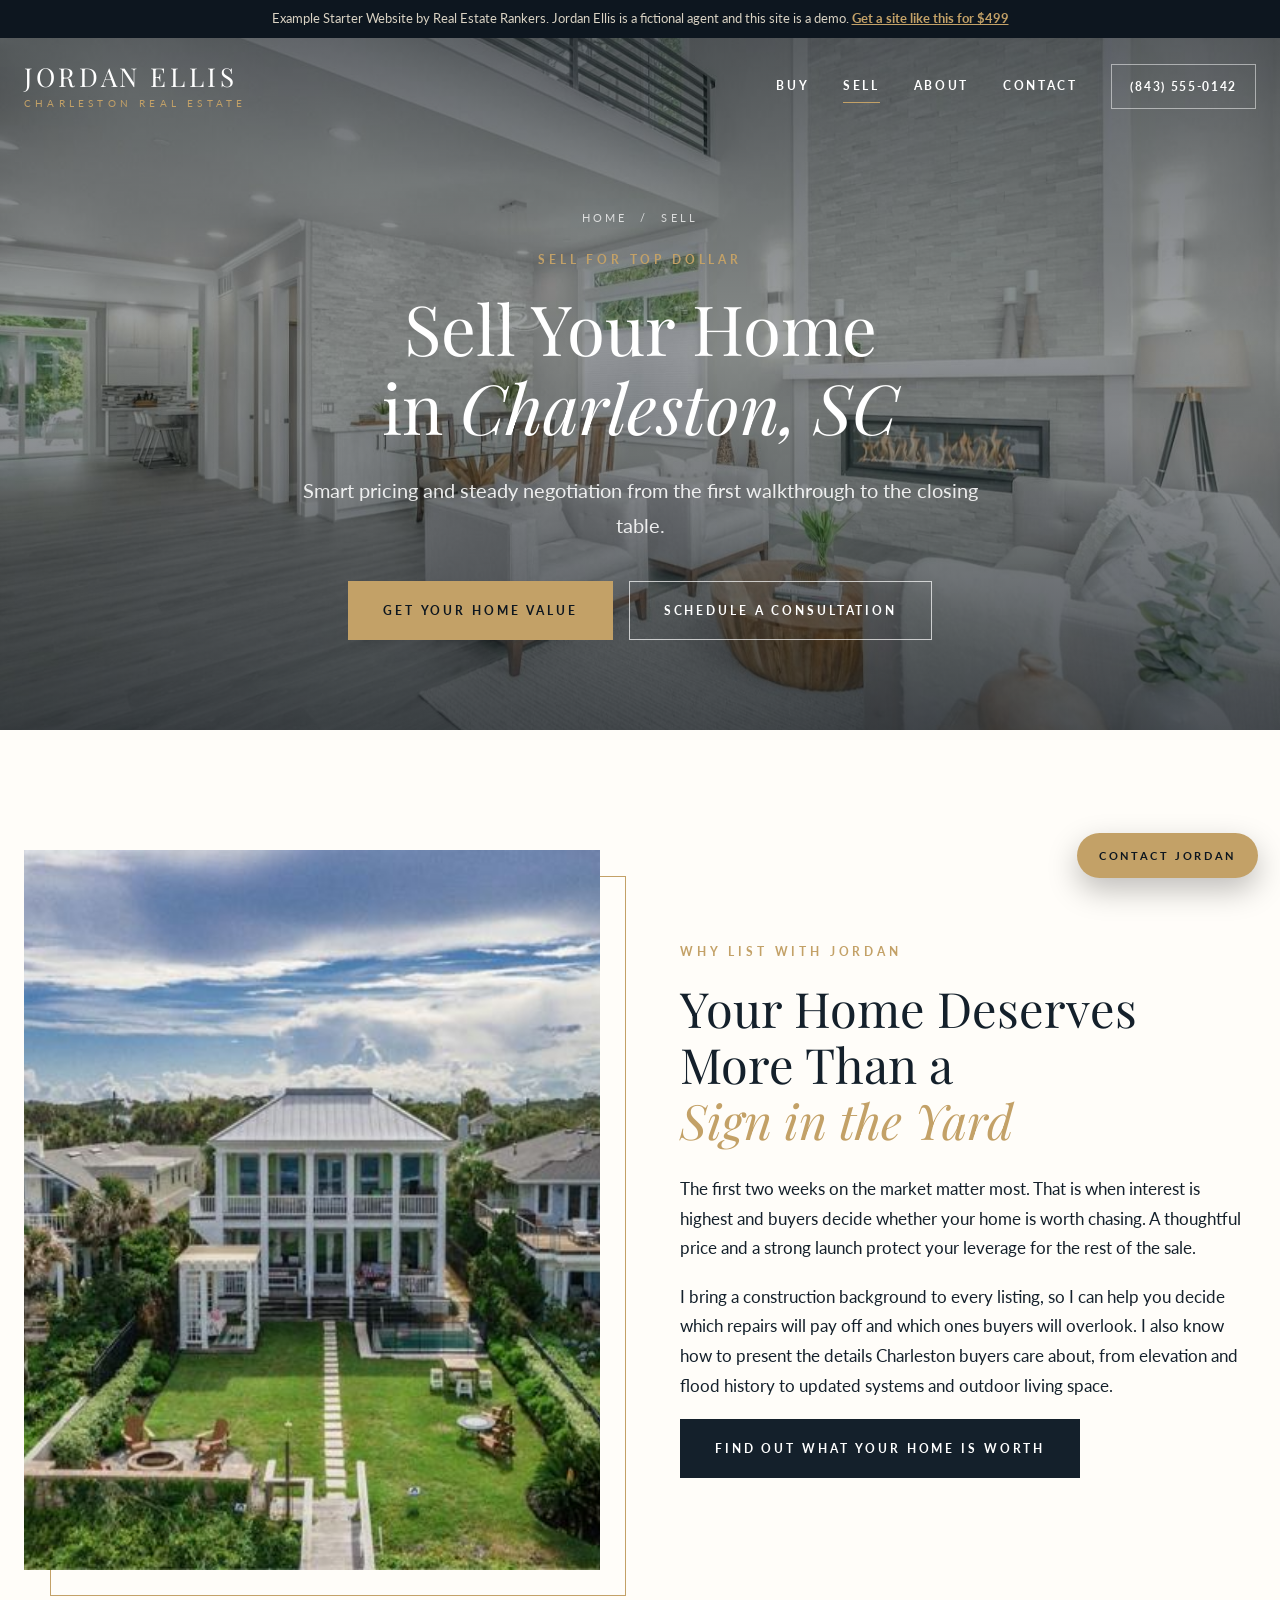
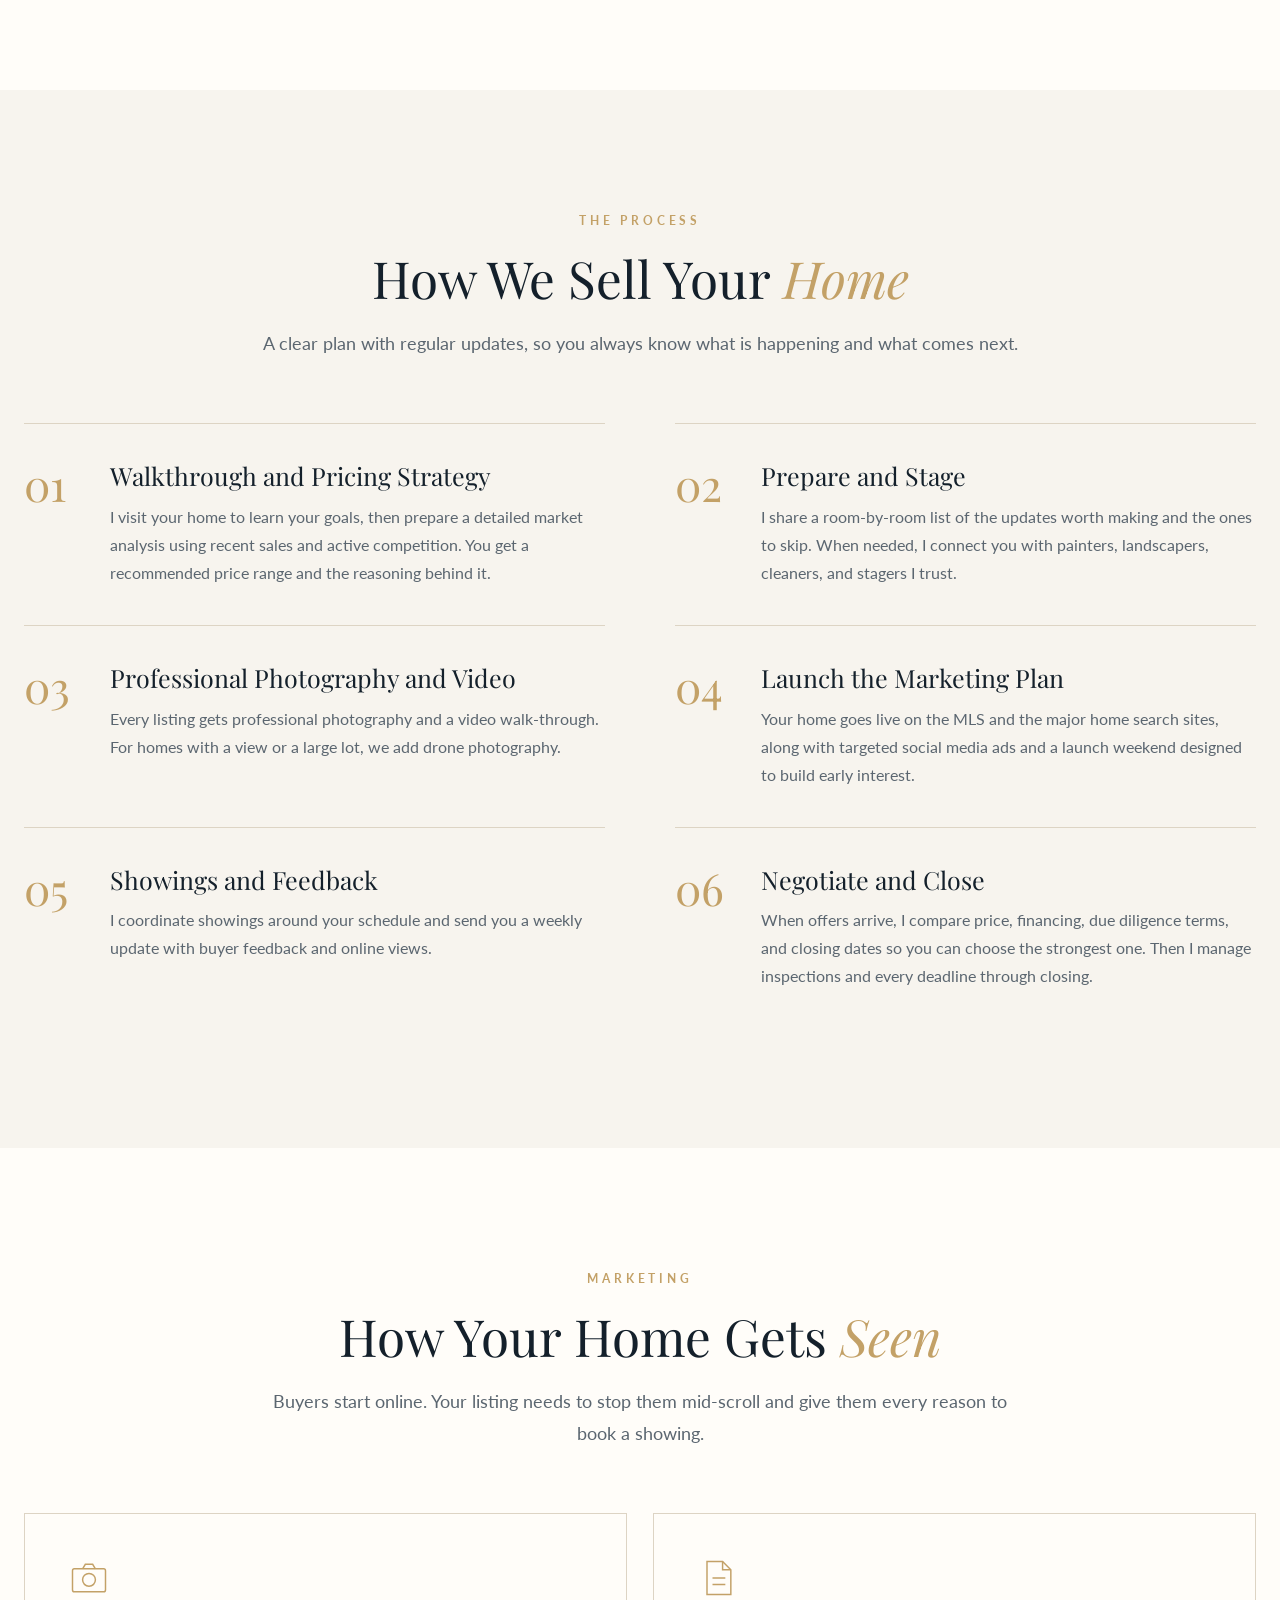
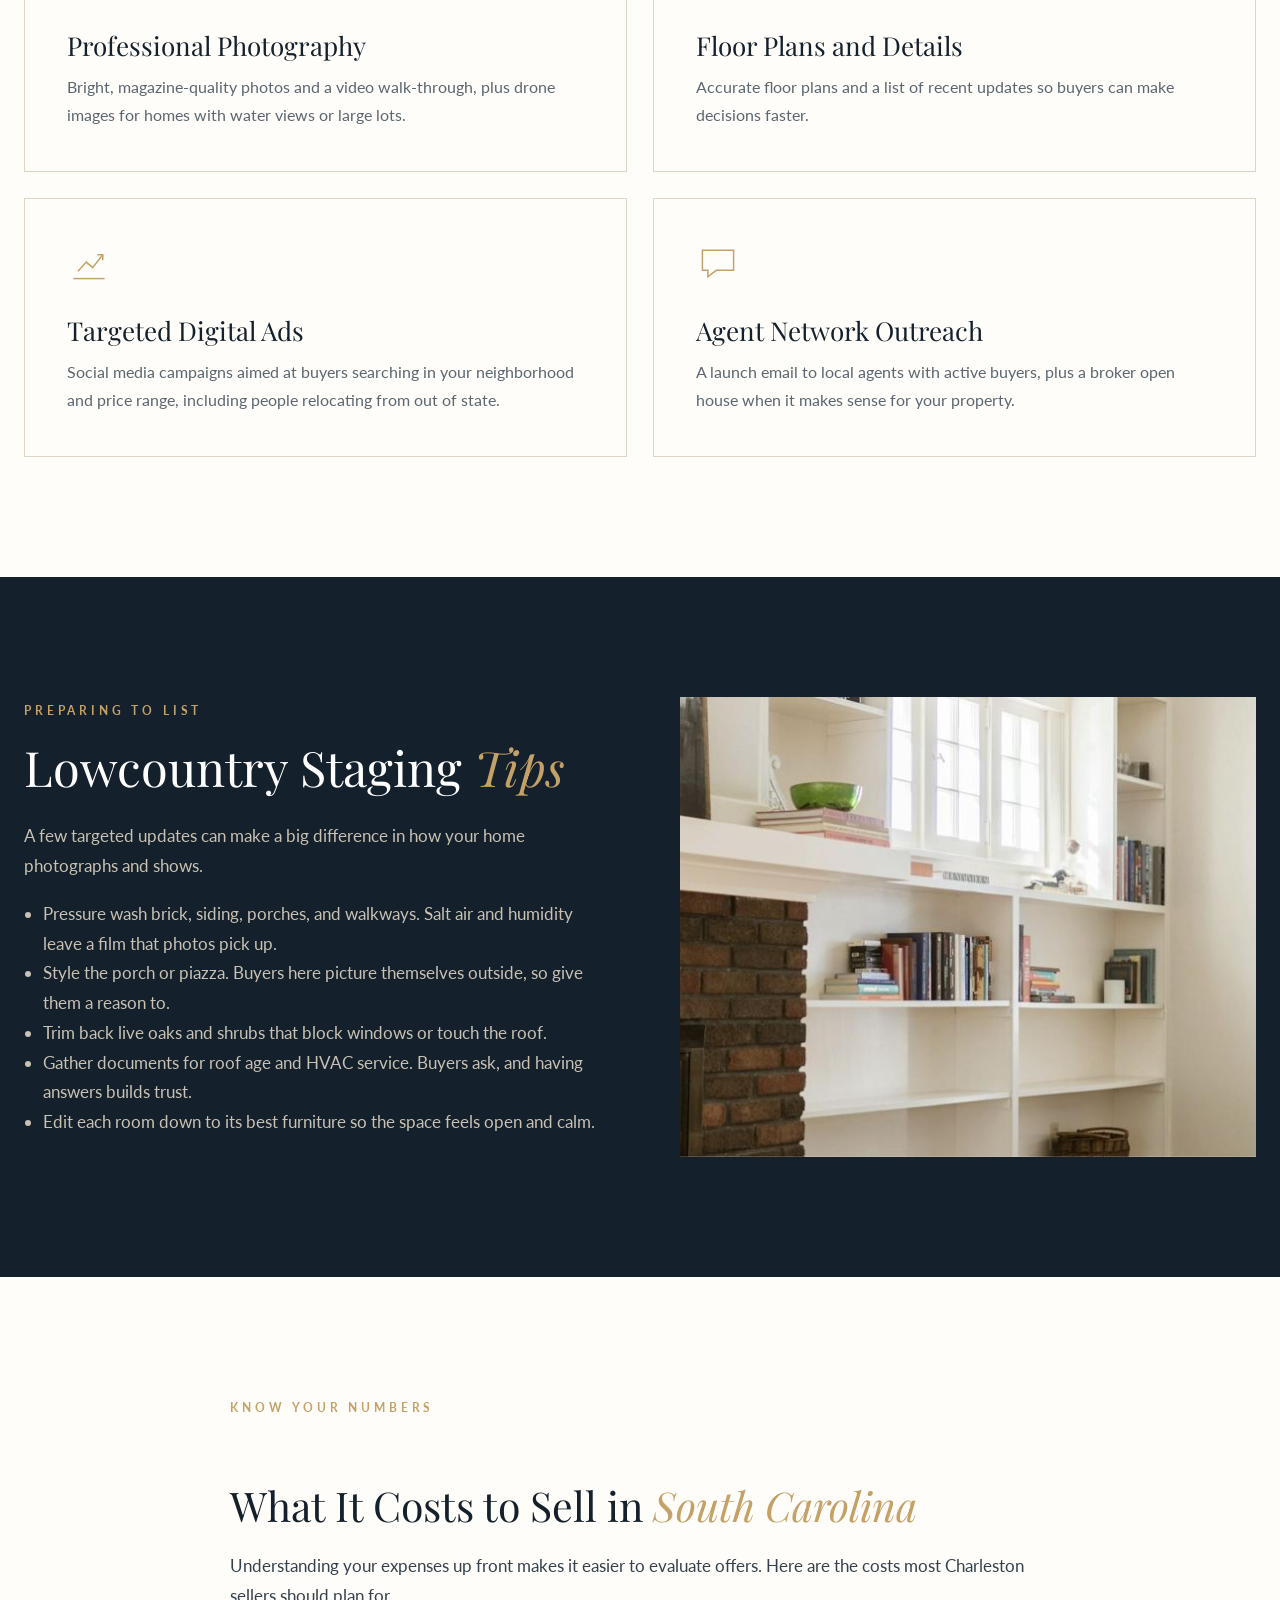
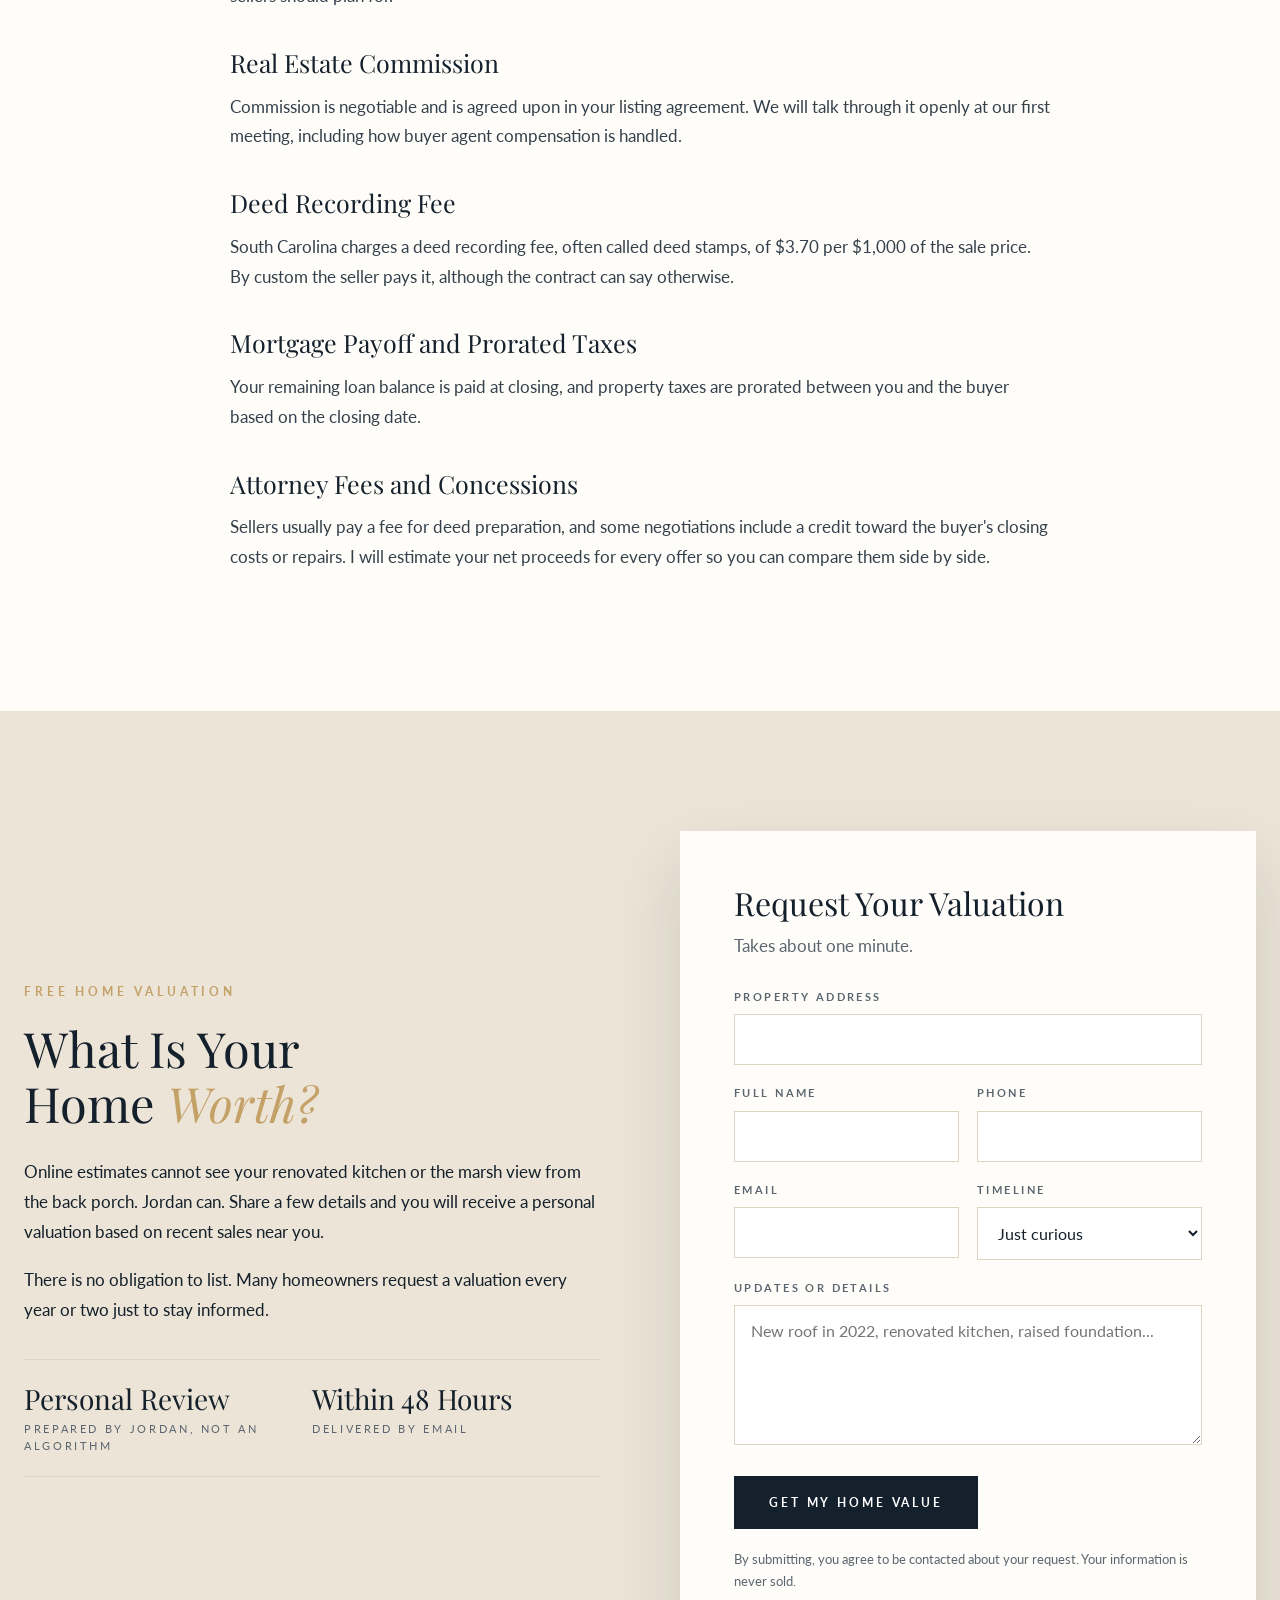
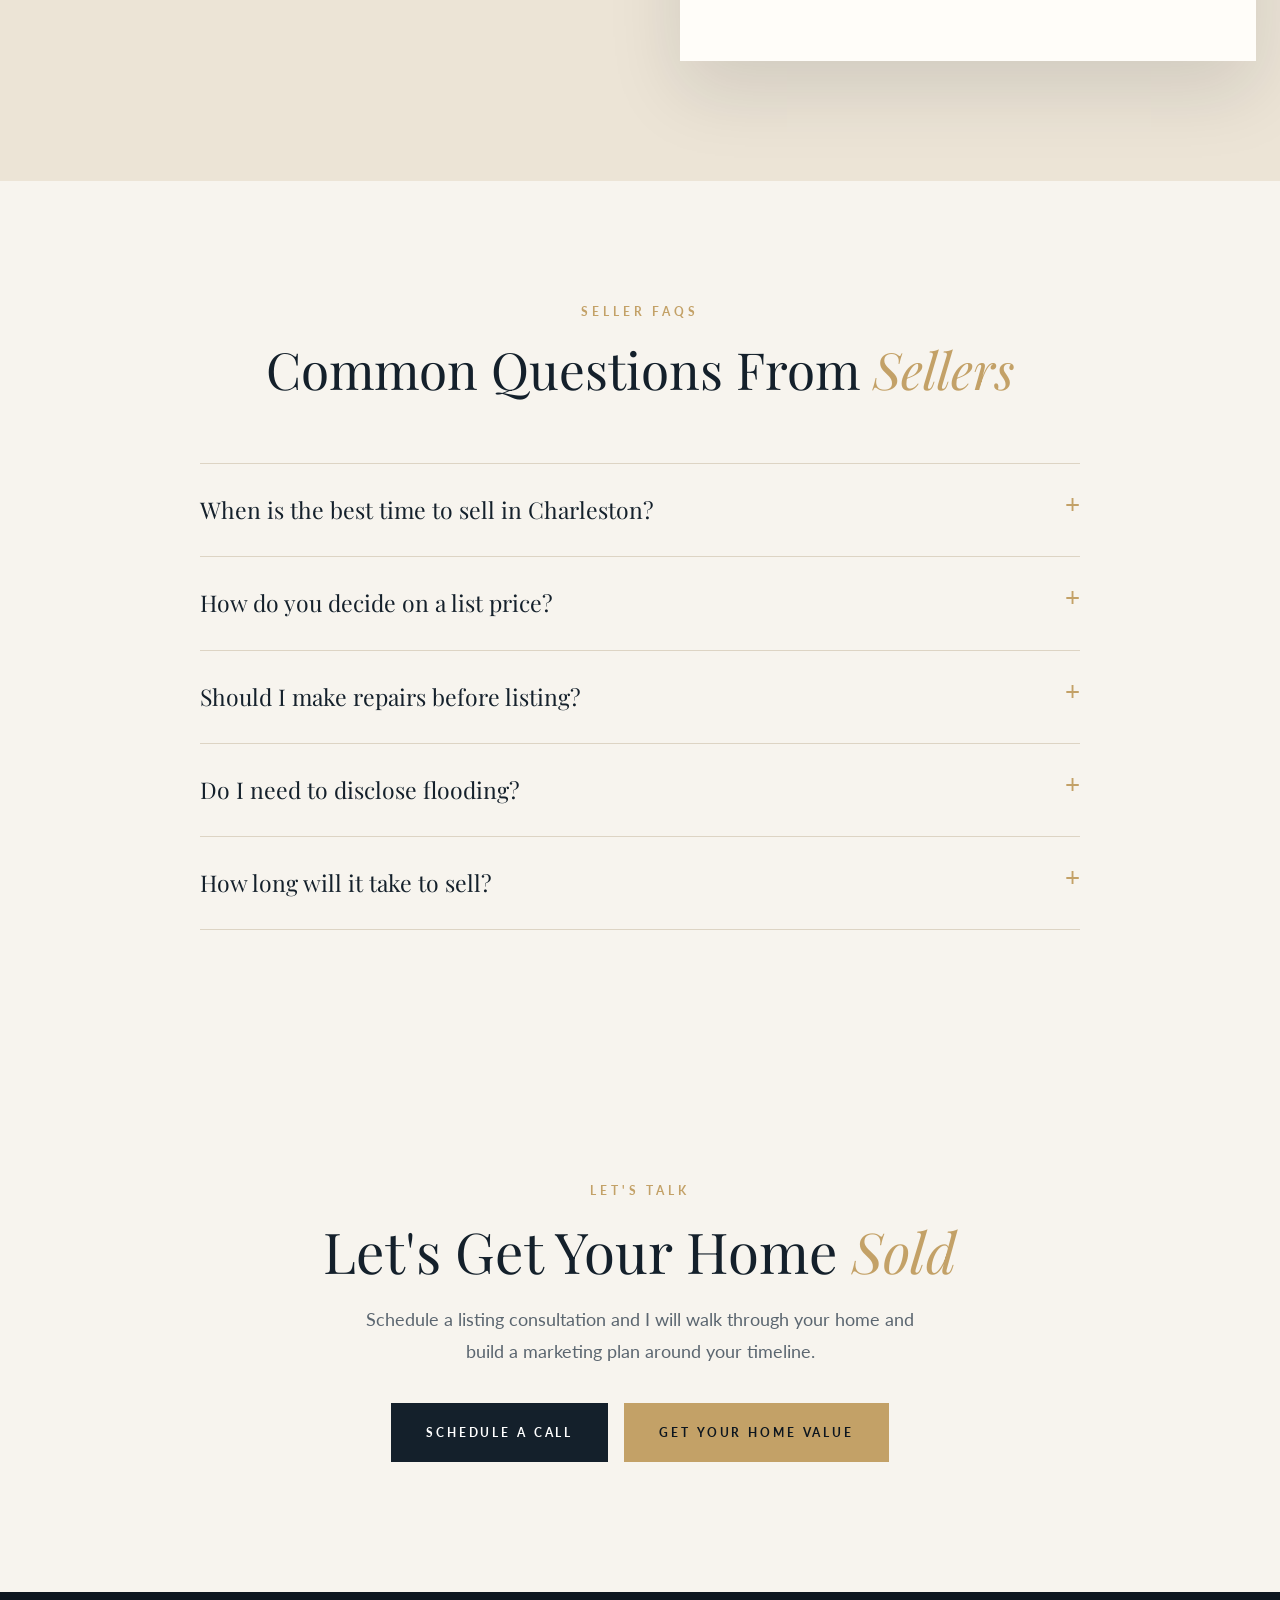
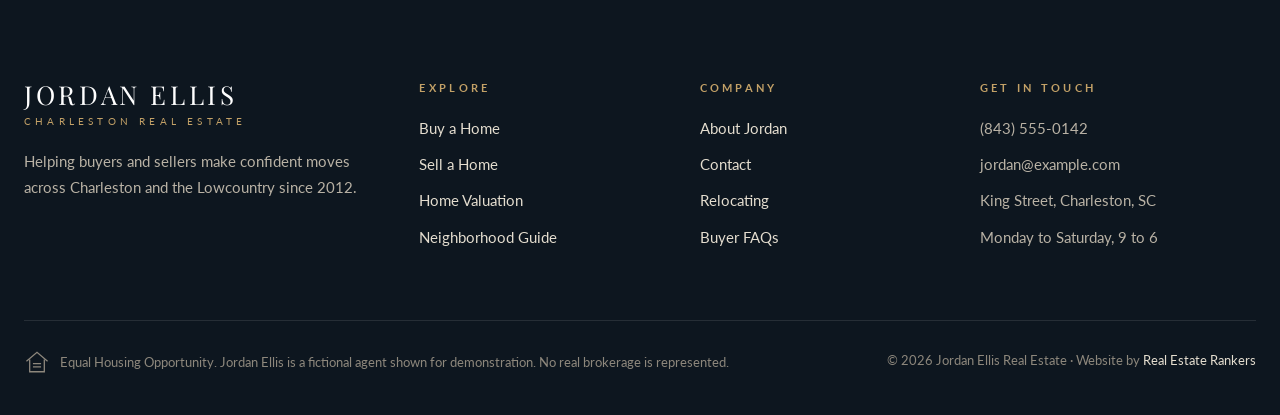
<file: sellers.html>
<!doctype html><html lang="en"><head><meta charset="utf-8"><meta name="viewport" content="width=device-width, initial-scale=1, viewport-fit=cover"><title>Sell Your Home in Charleston, SC | Jordan Ellis</title><meta name="description" content="Selling a home in Charleston with fictional agent Jordan Ellis. A Real Estate Rankers demo page."><meta name="robots" content="noindex, nofollow"><link rel="preconnect" href="https://fonts.googleapis.com"><link rel="preconnect" href="https://fonts.gstatic.com" crossorigin><link rel="stylesheet" href="https://fonts.googleapis.com/css2?family=Lato:wght@400;700&family=Playfair+Display:ital,wght@0,400;0,500;1,400&display=swap"><link rel="stylesheet" href="styles.css"></head><body>
<div class="demo">Example Starter Website by Real Estate Rankers. Jordan Ellis is a fictional agent and this site is a demo. <a href="https://realestaterankers.com/real-estate-web-design/starter/">Get a site like this for $499</a></div>
<header class="site-head" id="top"><div class="wrap"><a class="logo" href="index.html"><b>JORDAN ELLIS</b><small>Charleston Real Estate</small></a>
<nav class="nav" aria-label="Main"><a href="buyers.html">Buy</a><a href="sellers.html" aria-current=page>Sell</a><a href="about.html">About</a><a href="contact.html">Contact</a><a class="phone" href="contact.html">(843) 555-0142</a></nav>
<button class="menu-btn" type="button" aria-controls="drawer" aria-expanded="false">Menu</button></div></header>
<div class="drawer" id="drawer" hidden><button class="close" type="button">Close</button><a href="index.html">Home</a><a href="buyers.html">Buy</a><a href="sellers.html">Sell</a><a href="about.html">About</a><a href="contact.html">Contact</a><p>(843) 555-0142<br>jordan@example.com</p></div><main>
<section class="hero inner" style="background-image:url(img/living.jpg)"><div class="wrap">
<div class="crumbs"><a href="index.html">Home</a> &nbsp;/&nbsp; Sell</div>
<span class="eyebrow">Sell for Top Dollar</span><h1>Sell Your Home in <em>Charleston, SC</em></h1>
<p class="lede">Smart pricing and steady negotiation from the first walkthrough to the closing table.</p>
<div class="ctas"><a class="btn" href="#valuation">Get Your Home Value</a><a class="btn ghost" href="contact.html">Schedule a Consultation</a></div>
</div></section>

<section><div class="wrap split">
<div class="photo"><img src="img/sm-coastal-home.jpg" alt="Lowcountry home with a double porch and a lawn leading to the dunes"></div>
<div><span class="eyebrow">Why List With Jordan</span><h2>Your Home Deserves More Than a <em>Sign in the Yard</em></h2>
<p>The first two weeks on the market matter most. That is when interest is highest and buyers decide whether your home is worth chasing. A thoughtful price and a strong launch protect your leverage for the rest of the sale.</p>
<p>I bring a construction background to every listing, so I can help you decide which repairs will pay off and which ones buyers will overlook. I also know how to present the details Charleston buyers care about, from elevation and flood history to updated systems and outdoor living space.</p>
<a class="btn dark" href="#valuation">Find Out What Your Home Is Worth</a></div>
</div></section>

<section class="bg-ivory"><div class="wrap">
<div class="sec-head"><span class="eyebrow">The Process</span><h2>How We Sell Your <em>Home</em></h2><p>A clear plan with regular updates, so you always know what is happening and what comes next.</p></div>
<div class="steps"><div class="step"><span class="n">01</span><div><h3>Walkthrough and Pricing Strategy</h3><p>I visit your home to learn your goals, then prepare a detailed market analysis using recent sales and active competition. You get a recommended price range and the reasoning behind it.</p></div></div><div class="step"><span class="n">02</span><div><h3>Prepare and Stage</h3><p>I share a room-by-room list of the updates worth making and the ones to skip. When needed, I connect you with painters, landscapers, cleaners, and stagers I trust.</p></div></div><div class="step"><span class="n">03</span><div><h3>Professional Photography and Video</h3><p>Every listing gets professional photography and a video walk-through. For homes with a view or a large lot, we add drone photography.</p></div></div><div class="step"><span class="n">04</span><div><h3>Launch the Marketing Plan</h3><p>Your home goes live on the MLS and the major home search sites, along with targeted social media ads and a launch weekend designed to build early interest.</p></div></div><div class="step"><span class="n">05</span><div><h3>Showings and Feedback</h3><p>I coordinate showings around your schedule and send you a weekly update with buyer feedback and online views.</p></div></div><div class="step"><span class="n">06</span><div><h3>Negotiate and Close</h3><p>When offers arrive, I compare price, financing, due diligence terms, and closing dates so you can choose the strongest one. Then I manage inspections and every deadline through closing.</p></div></div></div>
</div></section>

<section><div class="wrap">
<div class="sec-head"><span class="eyebrow">Marketing</span><h2>How Your Home Gets <em>Seen</em></h2><p>Buyers start online. Your listing needs to stop them mid-scroll and give them every reason to book a showing.</p></div>
<div class="tiles">
<div class="tile"><svg class="ic" viewBox="0 0 48 48" fill="none" stroke="currentColor" stroke-width="1.6"><rect x="6" y="14" width="36" height="25" rx="2"/><circle cx="24" cy="26" r="7"/><path d="M17 14l3-5h8l3 5"/></svg><h3>Professional Photography</h3><p>Bright, magazine-quality photos and a video walk-through, plus drone images for homes with water views or large lots.</p></div>
<div class="tile"><svg class="ic" viewBox="0 0 48 48" fill="none" stroke="currentColor" stroke-width="1.6"><path d="M12 6h17l9 9v27H12z"/><path d="M29 6v9h9M18 24h14M18 31h14"/></svg><h3>Floor Plans and Details</h3><p>Accurate floor plans and a list of recent updates so buyers can make decisions faster.</p></div>
<div class="tile"><svg class="ic" viewBox="0 0 48 48" fill="none" stroke="currentColor" stroke-width="1.6"><path d="M7 41h34"/><path d="M12 33l9-10 7 6 11-14"/><path d="M33 15h6v6"/></svg><h3>Targeted Digital Ads</h3><p>Social media campaigns aimed at buyers searching in your neighborhood and price range, including people relocating from out of state.</p></div>
<div class="tile"><svg class="ic" viewBox="0 0 48 48" fill="none" stroke="currentColor" stroke-width="1.6"><path d="M7 10h34v22H22l-9 7v-7H7z"/></svg><h3>Agent Network Outreach</h3><p>A launch email to local agents with active buyers, plus a broker open house when it makes sense for your property.</p></div>
</div></div></section>

<section class="bg-dark"><div class="wrap split flip">
<div class="photo wide"><img src="img/sm-shelves.jpg" alt="Bright living room with built-in shelves"></div>
<div><span class="eyebrow">Preparing to List</span><h2>Lowcountry Staging <em>Tips</em></h2>
<p>A few targeted updates can make a big difference in how your home photographs and shows.</p>
<ul style="padding-left:1.1em;color:#c9c2b4">
<li>Pressure wash brick, siding, porches, and walkways. Salt air and humidity leave a film that photos pick up.</li>
<li>Style the porch or piazza. Buyers here picture themselves outside, so give them a reason to.</li>
<li>Trim back live oaks and shrubs that block windows or touch the roof.</li>
<li>Gather documents for roof age and HVAC service. Buyers ask, and having answers builds trust.</li>
<li>Edit each room down to its best furniture so the space feels open and calm.</li>
</ul></div>
</div></section>

<section><div class="narrow prose">
<span class="eyebrow">Know Your Numbers</span>
<h2>What It Costs to Sell in <em>South Carolina</em></h2>
<p>Understanding your expenses up front makes it easier to evaluate offers. Here are the costs most Charleston sellers should plan for.</p>
<h3>Real Estate Commission</h3><p>Commission is negotiable and is agreed upon in your listing agreement. We will talk through it openly at our first meeting, including how buyer agent compensation is handled.</p>
<h3>Deed Recording Fee</h3><p>South Carolina charges a deed recording fee, often called deed stamps, of $3.70 per $1,000 of the sale price. By custom the seller pays it, although the contract can say otherwise.</p>
<h3>Mortgage Payoff and Prorated Taxes</h3><p>Your remaining loan balance is paid at closing, and property taxes are prorated between you and the buyer based on the closing date.</p>
<h3>Attorney Fees and Concessions</h3><p>Sellers usually pay a fee for deed preparation, and some negotiations include a credit toward the buyer's closing costs or repairs. I will estimate your net proceeds for every offer so you can compare them side by side.</p>
</div></section>

<section class="bg-sand" id="valuation"><div class="wrap split">
<div><span class="eyebrow">Free Home Valuation</span><h2>What Is Your Home <em>Worth?</em></h2>
<p>Online estimates cannot see your renovated kitchen or the marsh view from the back porch. Jordan can. Share a few details and you will receive a personal valuation based on recent sales near you.</p>
<p>There is no obligation to list. Many homeowners request a valuation every year or two just to stay informed.</p>
<div class="facts"><div><b>Personal Review</b><span>Prepared by Jordan, not an algorithm</span></div><div><b>Within 48 Hours</b><span>Delivered by email</span></div></div></div>
<form class="formcard" data-demo><h3>Request Your Valuation</h3><p>Takes about one minute.</p>
<div class="fgrid">
<div class="full"><label for="v-addr">Property Address</label><input id="v-addr" name="address" autocomplete="street-address" required></div>
<div><label for="v-name">Full Name</label><input id="v-name" name="name" autocomplete="name" required></div>
<div><label for="v-phone">Phone</label><input id="v-phone" name="phone" type="tel" autocomplete="tel"></div>
<div><label for="v-email">Email</label><input id="v-email" name="email" type="email" autocomplete="email" required></div>
<div><label for="v-time">Timeline</label><select id="v-time" name="timeline"><option>Just curious</option><option>Within 3 months</option><option>3 to 6 months</option><option>6 months or more</option></select></div>
<div class="full"><label for="v-notes">Updates or Details</label><textarea id="v-notes" name="notes" placeholder="New roof in 2022, renovated kitchen, raised foundation..."></textarea></div>
</div>
<p style="margin-top:22px"><button class="btn dark" type="submit">Get My Home Value</button></p>
<div class="formnote" hidden>This is a demo form, so nothing was sent. On your live site, submissions go straight to your inbox and CRM.</div>
<p class="fine">By submitting, you agree to be contacted about your request. Your information is never sold.</p>
</form>
</div></section>

<section class="bg-ivory"><div class="wrap">
<div class="sec-head"><span class="eyebrow">Seller FAQs</span><h2>Common Questions From <em>Sellers</em></h2></div>
<div class="faq">
<details><summary>When is the best time to sell in Charleston?</summary><p>Spring is traditionally the busiest season, but well-priced homes sell year-round here thanks to steady relocation demand. The right time depends on your next move and how ready your home is to show.</p></details>
<details><summary>How do you decide on a list price?</summary><p>I look at recent sales of similar homes and the current competition. Then I adjust for condition, updates, lot, elevation, and flood zone. You will see every comparable I use and why.</p></details>
<details><summary>Should I make repairs before listing?</summary><p>Some repairs pay off and some do not. Fixing obvious issues such as leaks or dated paint usually helps. Major remodels rarely return their full cost. I will help you prioritize based on your budget and timing.</p></details>
<details><summary>Do I need to disclose flooding?</summary><p>South Carolina sellers complete a disclosure statement covering known material issues, including flooding and water intrusion. Being upfront protects you and builds trust with buyers. Your attorney can answer legal questions about specific situations.</p></details>
<details><summary>How long will it take to sell?</summary><p>It depends on price point and location. Well-prepared homes priced correctly often go under contract within the first few weeks. After that, closing typically takes 30 to 45 days.</p></details>
</div></div></section>
<section class="cta-final"><div class="wrap"><span class="eyebrow">Let's Talk</span><h2>Let's Get Your Home <em>Sold</em></h2><p>Schedule a listing consultation and I will walk through your home and build a marketing plan around your timeline.</p>
<div class="ctas"><a class="btn dark" href="contact.html">Schedule a Call</a><a class="btn" href="sellers.html#valuation">Get Your Home Value</a></div></div></section></main><footer><div class="wrap"><div class="fgrid4">
<div><a class="logo" href="index.html"><b>JORDAN ELLIS</b><small>Charleston Real Estate</small></a>
<p>Helping buyers and sellers make confident moves across Charleston and the Lowcountry since 2012.</p></div>
<div><h4>Explore</h4><ul><li><a href="buyers.html">Buy a Home</a></li><li><a href="sellers.html">Sell a Home</a></li><li><a href="sellers.html#valuation">Home Valuation</a></li><li><a href="buyers.html#neighborhoods">Neighborhood Guide</a></li></ul></div>
<div><h4>Company</h4><ul><li><a href="about.html">About Jordan</a></li><li><a href="contact.html">Contact</a></li><li><a href="buyers.html#relocating">Relocating</a></li><li><a href="buyers.html#faq">Buyer FAQs</a></li></ul></div>
<div><h4>Get in Touch</h4><ul><li>(843) 555-0142</li><li>jordan@example.com</li><li>King Street, Charleston, SC</li><li>Monday to Saturday, 9 to 6</li></ul></div>
</div>
<div class="legal"><span class="eho"><svg viewBox="0 0 32 32" fill="none" stroke="currentColor" stroke-width="1.6"><path d="M3 15 16 4l13 11"/><path d="M7 13v15h18V13"/><path d="M11 18h10M11 22h10"/></svg> Equal Housing Opportunity. Jordan Ellis is a fictional agent shown for demonstration. No real brokerage is represented.</span><span>&copy; 2026 Jordan Ellis Real Estate &middot; Website by <a href="https://realestaterankers.com/">Real Estate Rankers</a></span></div>
</div></footer>
<a class="float-cta" href="contact.html">Contact Jordan</a><script>
(function(){
  var h=document.querySelector('.site-head'),d=document.getElementById('drawer'),b=document.querySelector('.menu-btn');
  function onS(){ if(window.scrollY>90){h.classList.add('solid')}else{h.classList.remove('solid')} }
  window.addEventListener('scroll',onS,{passive:true});onS();
  b.addEventListener('click',function(){d.hidden=false;b.setAttribute('aria-expanded','true')});
  d.querySelector('.close').addEventListener('click',function(){d.hidden=true;b.setAttribute('aria-expanded','false')});
  document.querySelectorAll('form[data-demo]').forEach(function(f){
    f.addEventListener('submit',function(e){e.preventDefault();var n=f.querySelector('.formnote');if(n){n.hidden=false;n.scrollIntoView({block:'nearest',behavior:'smooth'})}});
  });
})();
</script>
</body></html>
</file>
<file: styles.css>
:root{
  --ink:#14202b;--deep:#0d161f;--ivory:#f7f4ee;--sand:#ece4d6;--paper:#fffdf9;
  --brass:#c3a167;--brass-d:#a8874e;--haint:#a9c9c5;--muted:#5b6670;--line:#ddd4c4;
  --serif:"Playfair Display",Georgia,"Times New Roman",serif;
  --sans:"Lato","Helvetica Neue",Arial,sans-serif;
  color-scheme:light;
}
*{box-sizing:border-box}
html{scroll-behavior:smooth}
body{margin:0;background:var(--paper);color:var(--ink);font-family:var(--sans);font-size:17px;line-height:1.75;font-weight:400;-webkit-font-smoothing:antialiased}
img{max-width:100%;display:block}
a{color:inherit}
h1,h2,h3,h4{font-family:var(--serif);font-weight:400;line-height:1.15;margin:0;text-wrap:balance}
h1 em,h2 em,h3 em{font-style:italic;color:var(--brass)}
p{margin:0 0 1.1em}
.wrap{width:min(1240px,100% - 48px);margin-inline:auto}
.narrow{width:min(820px,100% - 48px);margin-inline:auto}
.eyebrow{display:block;font-family:var(--sans);font-size:12px;font-weight:700;letter-spacing:.32em;text-transform:uppercase;color:var(--brass);margin-bottom:18px}
.btn{display:inline-flex;align-items:center;justify-content:center;gap:10px;font-family:var(--sans);font-size:12px;font-weight:700;letter-spacing:.24em;text-transform:uppercase;text-decoration:none;padding:18px 34px;border:1px solid var(--brass);background:var(--brass);color:var(--deep);transition:background .25s,color .25s,border-color .25s;cursor:pointer}
.btn:hover{background:transparent;color:var(--brass)}
.btn.ghost{background:transparent;color:#fff;border-color:rgba(255,255,255,.7)}
.btn.ghost:hover{background:#fff;color:var(--deep);border-color:#fff}
.btn.dark{background:var(--ink);border-color:var(--ink);color:#fff}
.btn.dark:hover{background:transparent;color:var(--ink)}
.textlink{font-size:12px;font-weight:700;letter-spacing:.24em;text-transform:uppercase;text-decoration:none;border-bottom:1px solid currentColor;padding-bottom:4px}

/* demo bar */
.demo{background:var(--deep);color:#d9d2c3;font-size:13px;text-align:center;padding:9px 16px;line-height:1.5;position:relative;z-index:60}
.demo a{color:var(--brass);font-weight:700}

/* header */
.site-head{position:absolute;left:0;right:0;z-index:50;padding:26px 0;transition:background .3s,padding .3s,box-shadow .3s}
.site-head.solid{position:fixed;top:0;background:rgba(13,22,31,.97);padding:14px 0;box-shadow:0 8px 30px rgba(0,0,0,.18)}
.site-head .wrap{display:flex;align-items:center;justify-content:space-between;gap:24px}
.logo{text-decoration:none;color:#fff;display:flex;flex-direction:column;line-height:1}
.logo b{font-family:var(--serif);font-weight:400;font-size:26px;letter-spacing:.14em}
.logo small{font-size:10px;letter-spacing:.42em;text-transform:uppercase;margin-top:8px;color:var(--brass)}
.nav{display:flex;align-items:center;gap:34px}
.nav a{color:#fff;text-decoration:none;font-size:12px;font-weight:700;letter-spacing:.22em;text-transform:uppercase;padding:6px 0;border-bottom:1px solid transparent}
.nav a:hover,.nav a[aria-current=page]{border-bottom-color:var(--brass)}
.nav .phone{border:1px solid rgba(255,255,255,.5);padding:11px 18px;letter-spacing:.14em}
.nav .phone:hover{border-color:var(--brass);color:var(--brass)}
.menu-btn{display:none;background:none;border:1px solid rgba(255,255,255,.5);color:#fff;padding:10px 14px;font:700 11px var(--sans);letter-spacing:.22em;text-transform:uppercase;cursor:pointer}
.drawer{position:fixed;inset:0;background:var(--deep);z-index:80;display:flex;flex-direction:column;padding:28px 24px;gap:6px}
.drawer[hidden]{display:none!important}
.drawer .close{align-self:flex-end;background:none;border:1px solid rgba(255,255,255,.4);color:#fff;padding:10px 14px;font:700 11px var(--sans);letter-spacing:.22em;cursor:pointer}
.drawer a{color:#fff;text-decoration:none;font-family:var(--serif);font-size:34px;padding:10px 0;border-bottom:1px solid rgba(255,255,255,.1)}
.drawer p{color:#b9b2a5;margin-top:24px;font-size:15px}

/* heroes */
.hero{position:relative;min-height:100vh;min-height:100svh;display:flex;align-items:center;justify-content:center;text-align:center;color:#fff;background:var(--deep) center/cover no-repeat;padding:150px 0 110px;overflow:hidden}
.hero::before{content:"";position:absolute;inset:0;background:linear-gradient(180deg,rgba(9,15,22,.62) 0%,rgba(9,15,22,.38) 45%,rgba(9,15,22,.72) 100%)}
.hero>*{position:relative}
.hero h1{font-size:clamp(40px,6vw,88px);max-width:20ch;margin:0 auto 26px}
.hero h1 em{color:#fff}
.hero .lede{font-size:clamp(17px,1.6vw,20px);max-width:58ch;margin:0 auto 38px;color:rgba(255,255,255,.88)}
.hero .ctas{display:flex;flex-wrap:wrap;gap:16px;justify-content:center}
.scroll-cue{position:absolute;bottom:34px;left:50%;transform:translateX(-50%);font-size:10px;letter-spacing:.4em;text-transform:uppercase;color:rgba(255,255,255,.75);display:flex;flex-direction:column;align-items:center;gap:10px}
.scroll-cue::after{content:"";width:1px;height:46px;background:linear-gradient(rgba(255,255,255,.8),transparent)}
.hero.inner{min-height:72vh;padding:170px 0 90px}
.hero.inner h1{font-size:clamp(40px,5.4vw,76px)}
.crumbs{font-size:11px;letter-spacing:.3em;text-transform:uppercase;color:rgba(255,255,255,.75);margin-bottom:22px}
.crumbs a{text-decoration:none}

/* marquee */
.marquee{background:var(--deep);color:#e8e1d3;overflow:hidden;border-top:1px solid rgba(195,161,103,.25);border-bottom:1px solid rgba(195,161,103,.25)}
.marquee .track{display:flex;gap:42px;width:max-content;padding:20px 0;animation:mq 46s linear infinite;font-family:var(--serif);font-style:italic;font-size:22px;white-space:nowrap}
.marquee span::after{content:"\2022";color:var(--brass);margin-left:42px;font-style:normal}
@keyframes mq{to{transform:translateX(-50%)}}
@media (prefers-reduced-motion:reduce){.marquee .track{animation:none}}

/* sections */
section{padding:120px 0}
.sec-head{text-align:center;max-width:760px;margin:0 auto 64px}
.sec-head h2{font-size:clamp(34px,4vw,54px);margin-bottom:20px}
.sec-head p{color:var(--muted);font-size:18px}
.bg-ivory{background:var(--ivory)}
.bg-sand{background:var(--sand)}
.bg-dark{background:var(--ink);color:#f1ece2}
.bg-dark .sec-head p,.bg-dark p{color:#c9c2b4}
.bg-dark h2,.bg-dark h3{color:#fff}

/* split intro */
.split{display:grid;grid-template-columns:1fr 1fr;gap:80px;align-items:center}
.split>*{min-width:0}
.split h2{font-size:clamp(34px,3.8vw,52px);margin-bottom:26px}
.split .photo{position:relative}
.split .photo img{width:100%;aspect-ratio:4/5;object-fit:cover}
.split .photo.wide img{aspect-ratio:5/4}
.split .photo::after{content:"";position:absolute;inset:26px -26px -26px 26px;border:1px solid var(--brass);z-index:-1}
.split.flip .photo{order:2}
.split.flip .photo::after{inset:26px 26px -26px -26px}
.sig{font-family:var(--serif);font-style:italic;font-size:30px;color:var(--brass);margin:6px 0 26px}
.facts{display:grid;grid-template-columns:repeat(2,1fr);gap:0;border-top:1px solid var(--line);margin:34px 0}
.facts div{padding:22px 0;border-bottom:1px solid var(--line)}
.facts div:nth-child(odd){padding-right:20px}
.facts b{display:block;font-family:var(--serif);font-weight:400;font-size:28px;color:var(--ink)}
.facts span{font-size:11px;letter-spacing:.24em;text-transform:uppercase;color:var(--muted)}

/* photo panels */
.panels{display:grid;grid-template-columns:1fr 1fr;gap:0}
.panel{position:relative;min-height:640px;display:flex;align-items:flex-end;color:#fff;text-decoration:none;background:center/cover no-repeat;overflow:hidden}
.panel::before{content:"";position:absolute;inset:0;background:linear-gradient(180deg,rgba(9,15,22,.08) 30%,rgba(9,15,22,.82) 100%);transition:background .4s}
.panel:hover::before{background:linear-gradient(180deg,rgba(9,15,22,.25) 0%,rgba(9,15,22,.9) 100%)}
.panel .in{position:relative;padding:56px;max-width:560px}
.panel h3{font-size:clamp(34px,3.6vw,50px);margin-bottom:14px}
.panel p{color:rgba(255,255,255,.85);margin-bottom:24px}
.panel .textlink{color:var(--brass)}

/* feature band */
.band{position:relative;background:center/cover fixed no-repeat;color:#fff;text-align:center;padding:150px 0}
.band::before{content:"";position:absolute;inset:0;background:rgba(9,15,22,.62)}
.band>*{position:relative}
.band h2{font-size:clamp(36px,4.6vw,62px);margin-bottom:22px}
.band p{max-width:60ch;margin:0 auto 36px;color:rgba(255,255,255,.88);font-size:18px}
@media (hover:none){.band{background-attachment:scroll}}

/* cards */
.hoods{display:grid;grid-template-columns:repeat(3,1fr);gap:26px}
.hood{position:relative;display:block;text-decoration:none;color:#fff;overflow:hidden;aspect-ratio:4/5;background:#222}
.hood img{width:100%;height:100%;object-fit:cover;transition:transform .8s}
.hood:hover img{transform:scale(1.06)}
.hood::after{content:"";position:absolute;inset:0;background:linear-gradient(180deg,transparent 40%,rgba(9,15,22,.85))}
.hood .cap{position:absolute;left:0;right:0;bottom:0;padding:30px;z-index:1}
.hood .cap small{display:block;font-size:10px;letter-spacing:.32em;text-transform:uppercase;color:var(--brass);margin-bottom:8px}
.hood .cap b{font-family:var(--serif);font-weight:400;font-size:30px;display:block}
.hood .cap span{font-size:14px;color:rgba(255,255,255,.82);display:block;margin-top:8px;line-height:1.55}

.pillars{display:grid;grid-template-columns:repeat(4,1fr);gap:0;border-top:1px solid var(--line)}
.pillar{padding:44px 34px 10px 0;border-right:1px solid var(--line);margin-right:34px}
.pillar:last-child{border-right:0;margin-right:0}
.pillar .num{font-family:var(--serif);font-style:italic;color:var(--brass);font-size:22px;display:block;margin-bottom:18px}
.pillar h3{font-size:24px;margin-bottom:14px}
.pillar p{color:var(--muted);font-size:16px}
.bg-dark .pillars,.bg-dark .pillar{border-color:rgba(255,255,255,.14)}

/* steps */
.steps{display:grid;grid-template-columns:repeat(2,1fr);gap:0 70px;counter-reset:s}
.step{display:grid;grid-template-columns:76px 1fr;gap:0 10px;padding:38px 0;border-top:1px solid var(--line)}
.step .n{font-family:var(--serif);font-size:44px;line-height:1;color:var(--brass)}
.step h3{font-size:25px;margin-bottom:12px}
.step p{color:var(--muted);font-size:16px;margin:0}
.bg-dark .step{border-color:rgba(255,255,255,.14)}

/* prose page content */
.prose h2{font-size:clamp(30px,3.2vw,42px);margin:64px 0 22px}
.prose h2:first-child{margin-top:0}
.prose h3{font-size:25px;margin:38px 0 14px}
.prose p,.prose li{color:#34404b}
.prose ul{padding-left:1.1em;margin:0 0 1.3em}
.prose li{margin-bottom:.55em}
.prose li::marker{color:var(--brass)}
.callout{background:var(--ivory);border-left:3px solid var(--brass);padding:30px 34px;margin:36px 0}
.callout h3{margin-top:0}
.callout p:last-child{margin-bottom:0}
.quote{font-family:var(--serif);font-style:italic;font-size:clamp(26px,2.8vw,38px);line-height:1.35;text-align:center;max-width:26ch;margin:0 auto}
.quote+cite{display:block;text-align:center;margin-top:22px;font-style:normal;font-size:12px;letter-spacing:.3em;text-transform:uppercase;color:var(--brass)}

/* tiles */
.tiles{display:grid;grid-template-columns:repeat(2,1fr);gap:26px}
.tile{background:var(--paper);border:1px solid var(--line);padding:42px}
.bg-paper .tile{background:var(--ivory)}
.tile .ic{width:44px;height:44px;color:var(--brass);margin-bottom:22px}
.tile h3{font-size:26px;margin-bottom:12px}
.tile p{color:var(--muted);font-size:16px;margin:0}
.tiles.three{grid-template-columns:repeat(3,1fr)}

/* reviews placeholder */
.reviews{display:grid;grid-template-columns:repeat(2,1fr);gap:26px}
.review{border:1px dashed rgba(255,255,255,.3);padding:44px;text-align:left}
.review .stars{color:var(--brass);letter-spacing:.3em;font-size:14px;margin-bottom:18px}
.review p{font-family:var(--serif);font-style:italic;font-size:21px;line-height:1.55;color:#efe9de!important}
.review small{font-size:11px;letter-spacing:.26em;text-transform:uppercase;color:var(--brass)}

/* faq */
.faq{max-width:880px;margin:0 auto}
.faq details{border-top:1px solid var(--line);padding:26px 0}
.faq details:last-child{border-bottom:1px solid var(--line)}
.faq summary{cursor:pointer;list-style:none;font-family:var(--serif);font-size:23px;display:flex;justify-content:space-between;gap:20px;align-items:flex-start}
.faq summary::-webkit-details-marker{display:none}
.faq summary::after{content:"+";color:var(--brass);font-family:var(--sans);font-size:26px;line-height:1;transition:transform .3s}
.faq details[open] summary::after{transform:rotate(45deg)}
.faq details p{color:var(--muted);margin:16px 0 0;max-width:70ch}

/* forms */
.formcard{background:var(--paper);padding:54px;box-shadow:0 30px 70px rgba(13,22,31,.12)}
.formcard h3{font-size:32px;margin-bottom:10px}
.formcard>p{color:var(--muted)}
.fgrid{display:grid;grid-template-columns:1fr 1fr;gap:18px;margin-top:26px}
.fgrid .full{grid-column:1/-1}
label{display:block;font-size:11px;font-weight:700;letter-spacing:.22em;text-transform:uppercase;color:var(--muted);margin-bottom:8px}
input,select,textarea{width:100%;font:16px var(--sans);color:var(--ink);background:#fff;border:1px solid var(--line);padding:15px 16px;border-radius:0}
input:focus,select:focus,textarea:focus{outline:2px solid var(--brass);outline-offset:0;border-color:var(--brass)}
textarea{min-height:140px;resize:vertical}
.formnote{margin-top:16px;background:var(--ivory);border-left:3px solid var(--brass);padding:14px 18px;font-size:15px}
.fine{font-size:13px;color:var(--muted);margin-top:14px}

/* contact cards */
.cinfo{display:grid;gap:0}
.cinfo div{padding:26px 0;border-bottom:1px solid var(--line)}
.cinfo small{display:block;font-size:11px;letter-spacing:.28em;text-transform:uppercase;color:var(--brass);margin-bottom:6px;font-weight:700}
.cinfo b{font-family:var(--serif);font-weight:400;font-size:24px}
.cinfo p{margin:4px 0 0;color:var(--muted);font-size:15px}

/* cta + footer */
.cta-final{text-align:center;padding:130px 0;background:var(--ivory)}
.cta-final h2{font-size:clamp(36px,4.4vw,60px);margin-bottom:20px}
.cta-final p{color:var(--muted);max-width:58ch;margin:0 auto 36px;font-size:18px}
.cta-final .ctas{display:flex;gap:16px;justify-content:center;flex-wrap:wrap}
footer{background:var(--deep);color:#b9b2a5;padding:90px 0 40px;font-size:15px}
.fgrid4{display:grid;grid-template-columns:1.5fr 1fr 1fr 1.2fr;gap:50px}
footer .logo{margin-bottom:22px}
footer h4{font-family:var(--sans);font-size:11px;font-weight:700;letter-spacing:.3em;text-transform:uppercase;color:var(--brass);margin-bottom:20px}
footer ul{list-style:none;margin:0;padding:0}
footer li{margin-bottom:10px}
footer a{text-decoration:none;color:#e4ddcf}
footer a:hover{color:var(--brass)}
.legal{border-top:1px solid rgba(255,255,255,.1);margin-top:60px;padding-top:28px;display:flex;flex-wrap:wrap;justify-content:space-between;gap:16px;font-size:13px;color:#8d877c}
.eho{display:inline-flex;align-items:center;gap:10px}
.eho svg{width:26px;height:26px}
.float-cta{position:fixed;right:22px;bottom:22px;z-index:40;background:var(--brass);color:var(--deep);text-decoration:none;font:700 11px var(--sans);letter-spacing:.24em;text-transform:uppercase;padding:16px 22px;box-shadow:0 12px 30px rgba(0,0,0,.25);border-radius:40px}

/* responsive */
@media (max-width:1080px){
  .nav{display:none}.menu-btn{display:inline-block}
  .split{gap:60px}
  .pillars{grid-template-columns:repeat(2,1fr)}
  .pillar{border-right:0;margin-right:0;padding-right:20px;border-bottom:1px solid var(--line)}
  .fgrid4{grid-template-columns:1fr 1fr}
  .tiles.three{grid-template-columns:repeat(2,1fr)}
}
@media (max-width:820px){
  body{font-size:16px}
  section{padding:84px 0}
  .split,.panels,.steps,.tiles,.tiles.three,.reviews{grid-template-columns:1fr}
  .split.flip .photo{order:0}
  .split .photo::after{display:none}
  .hoods{grid-template-columns:1fr 1fr}
  .panel{min-height:480px}.panel .in{padding:34px}
  .formcard{padding:32px 24px}
  .fgrid{grid-template-columns:1fr}
  .band{padding:110px 0}
}
@media (max-width:560px){
  .wrap,.narrow{width:calc(100% - 32px)}
  .hoods,.pillars,.fgrid4{grid-template-columns:1fr}
  .hero{padding:130px 0 100px}
  .hero .ctas .btn,.cta-final .btn{width:100%}
  .logo b{font-size:21px}
  .float-cta{right:14px;bottom:14px;padding:13px 18px}
  .step{grid-template-columns:56px 1fr}
  .step .n{font-size:34px}
}
.facts b{line-height:1.2;margin-bottom:6px}.facts span{display:block;line-height:1.5}
@media (max-width:560px){.eyebrow{letter-spacing:.22em}.scroll-cue{display:none}.facts b{font-size:22px}}
</file>
